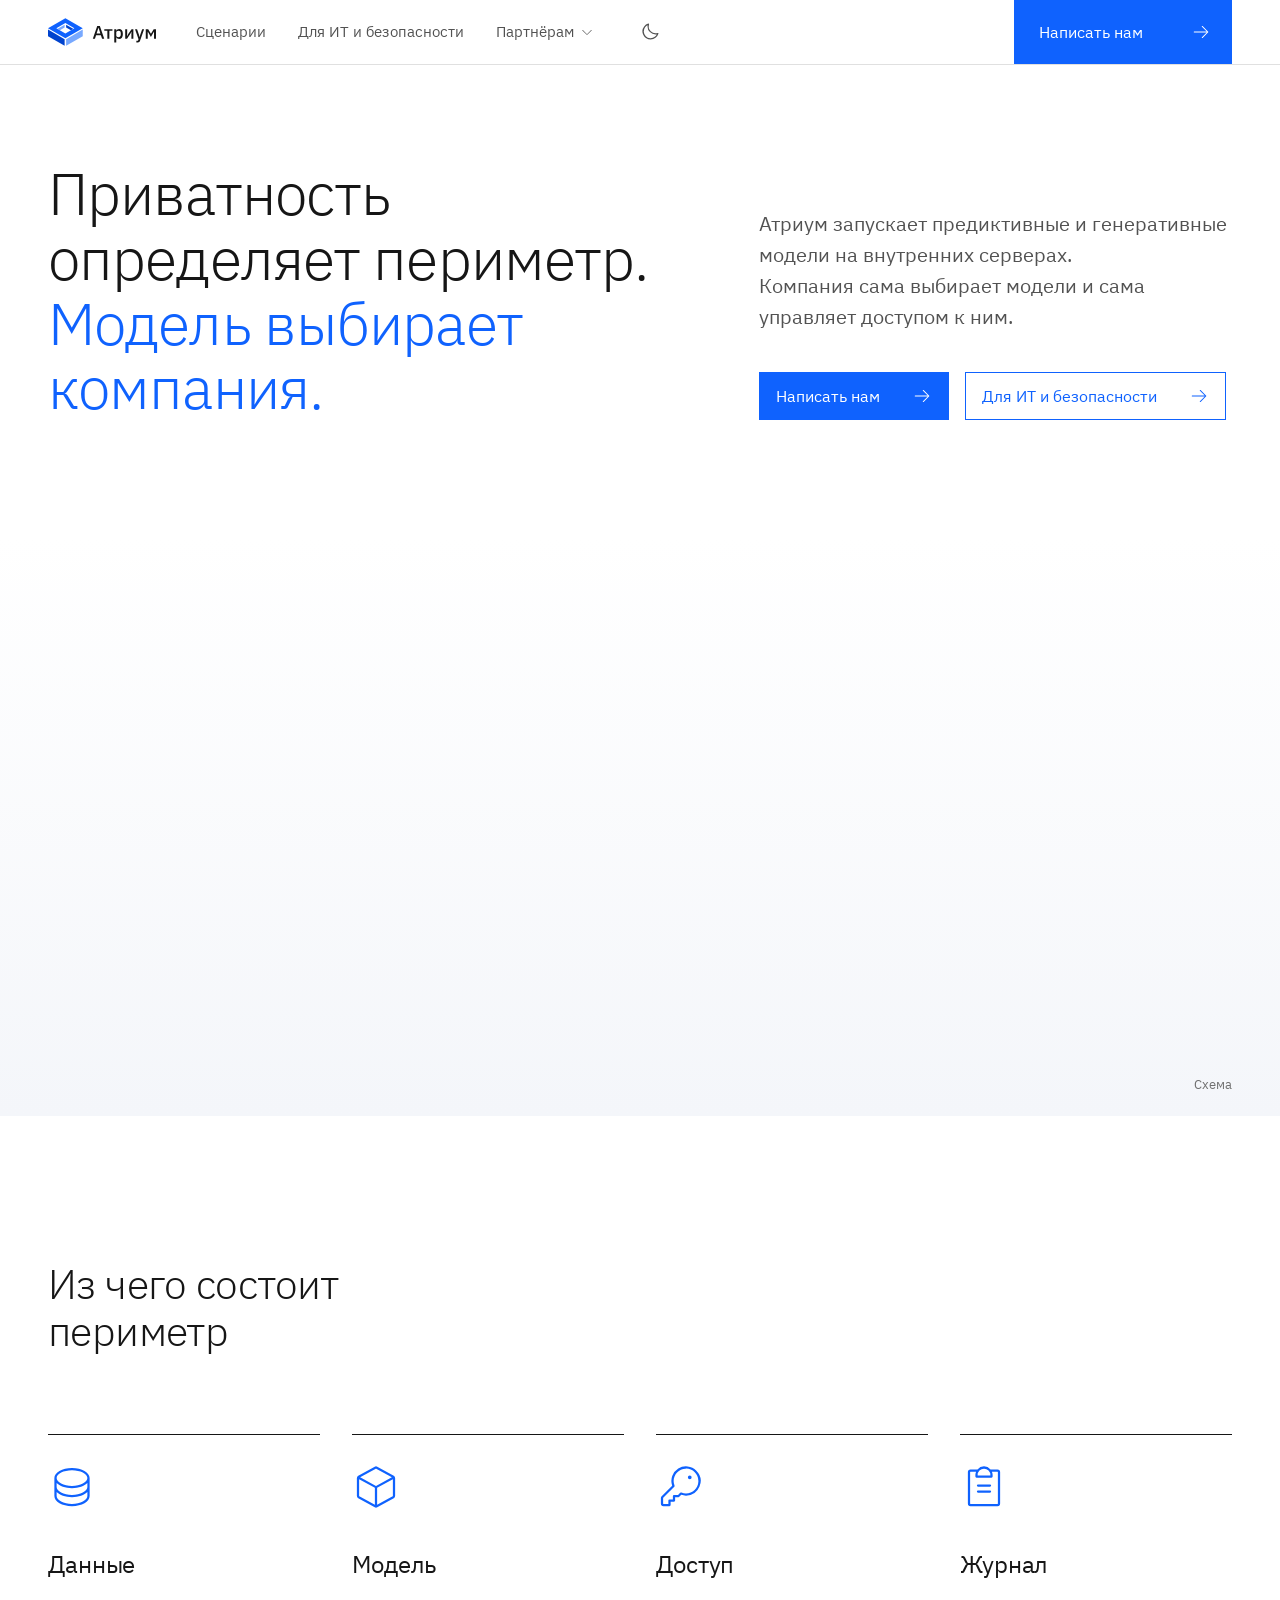
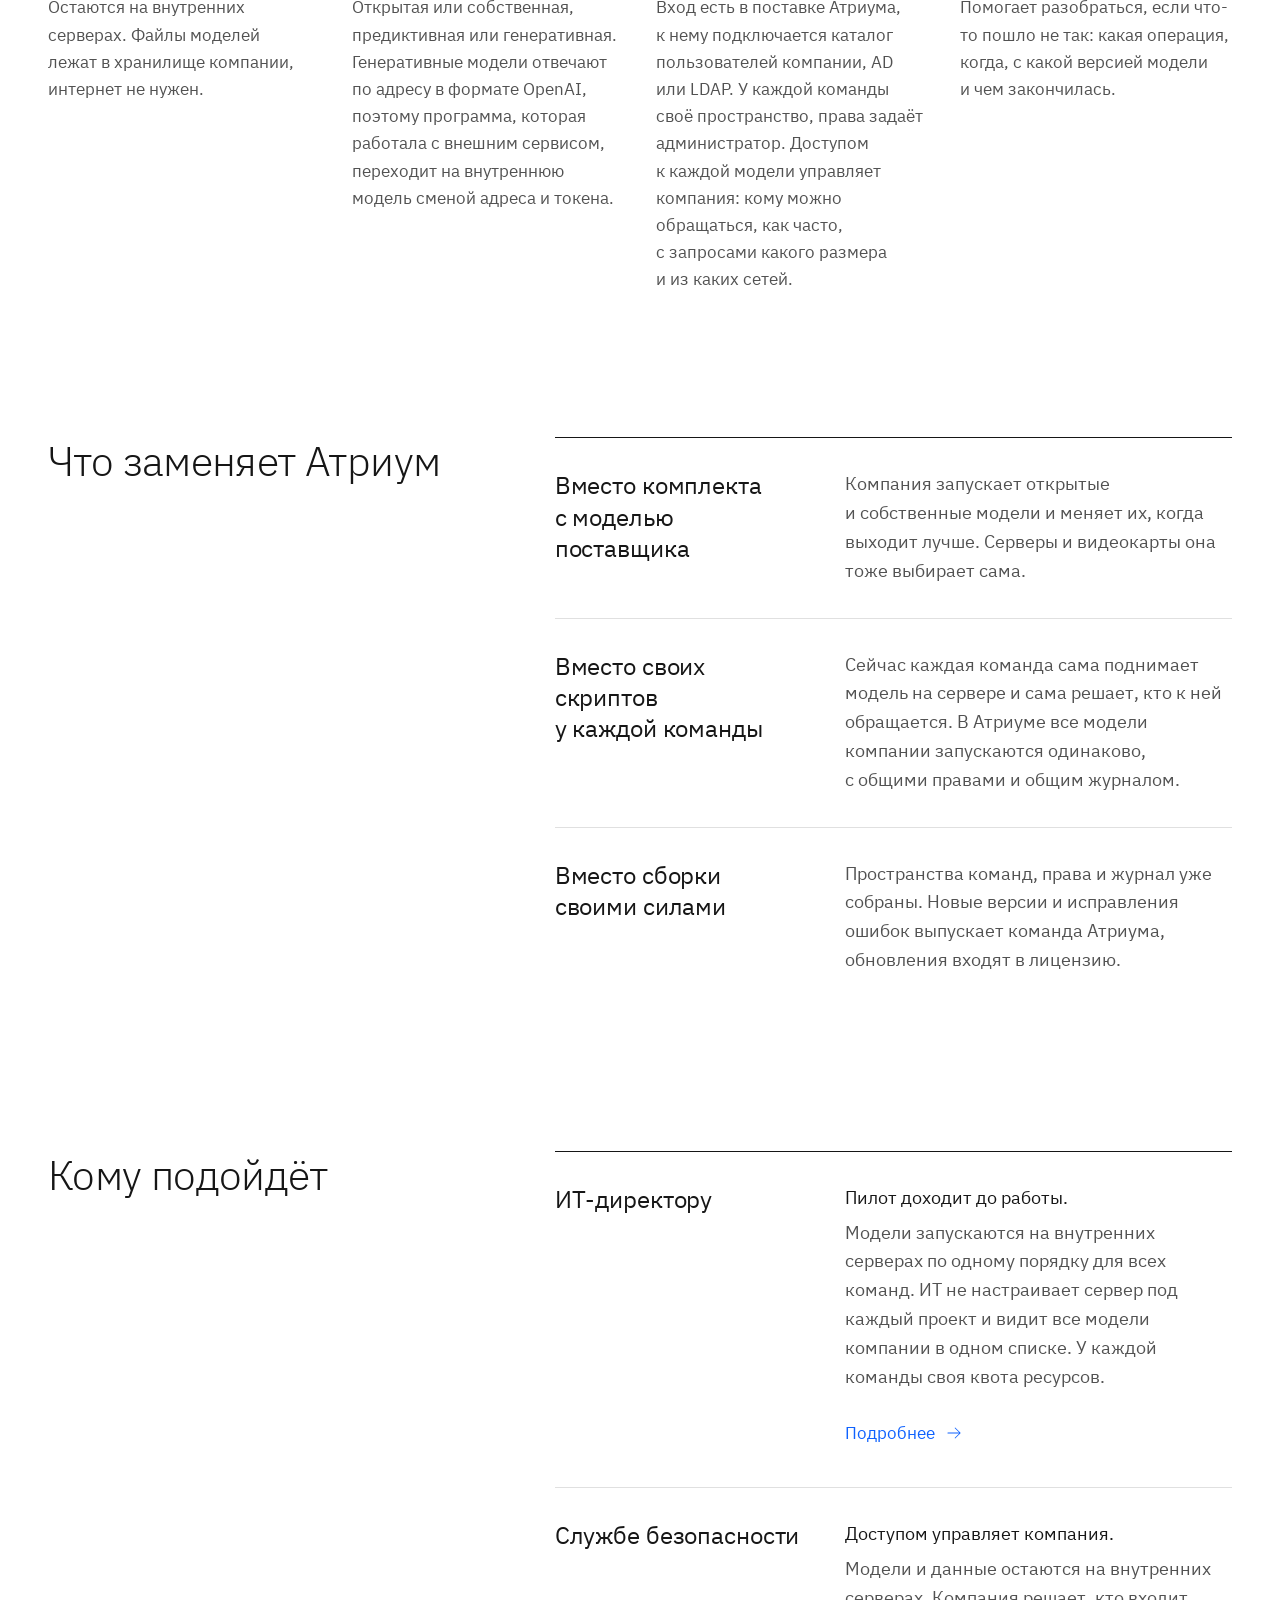
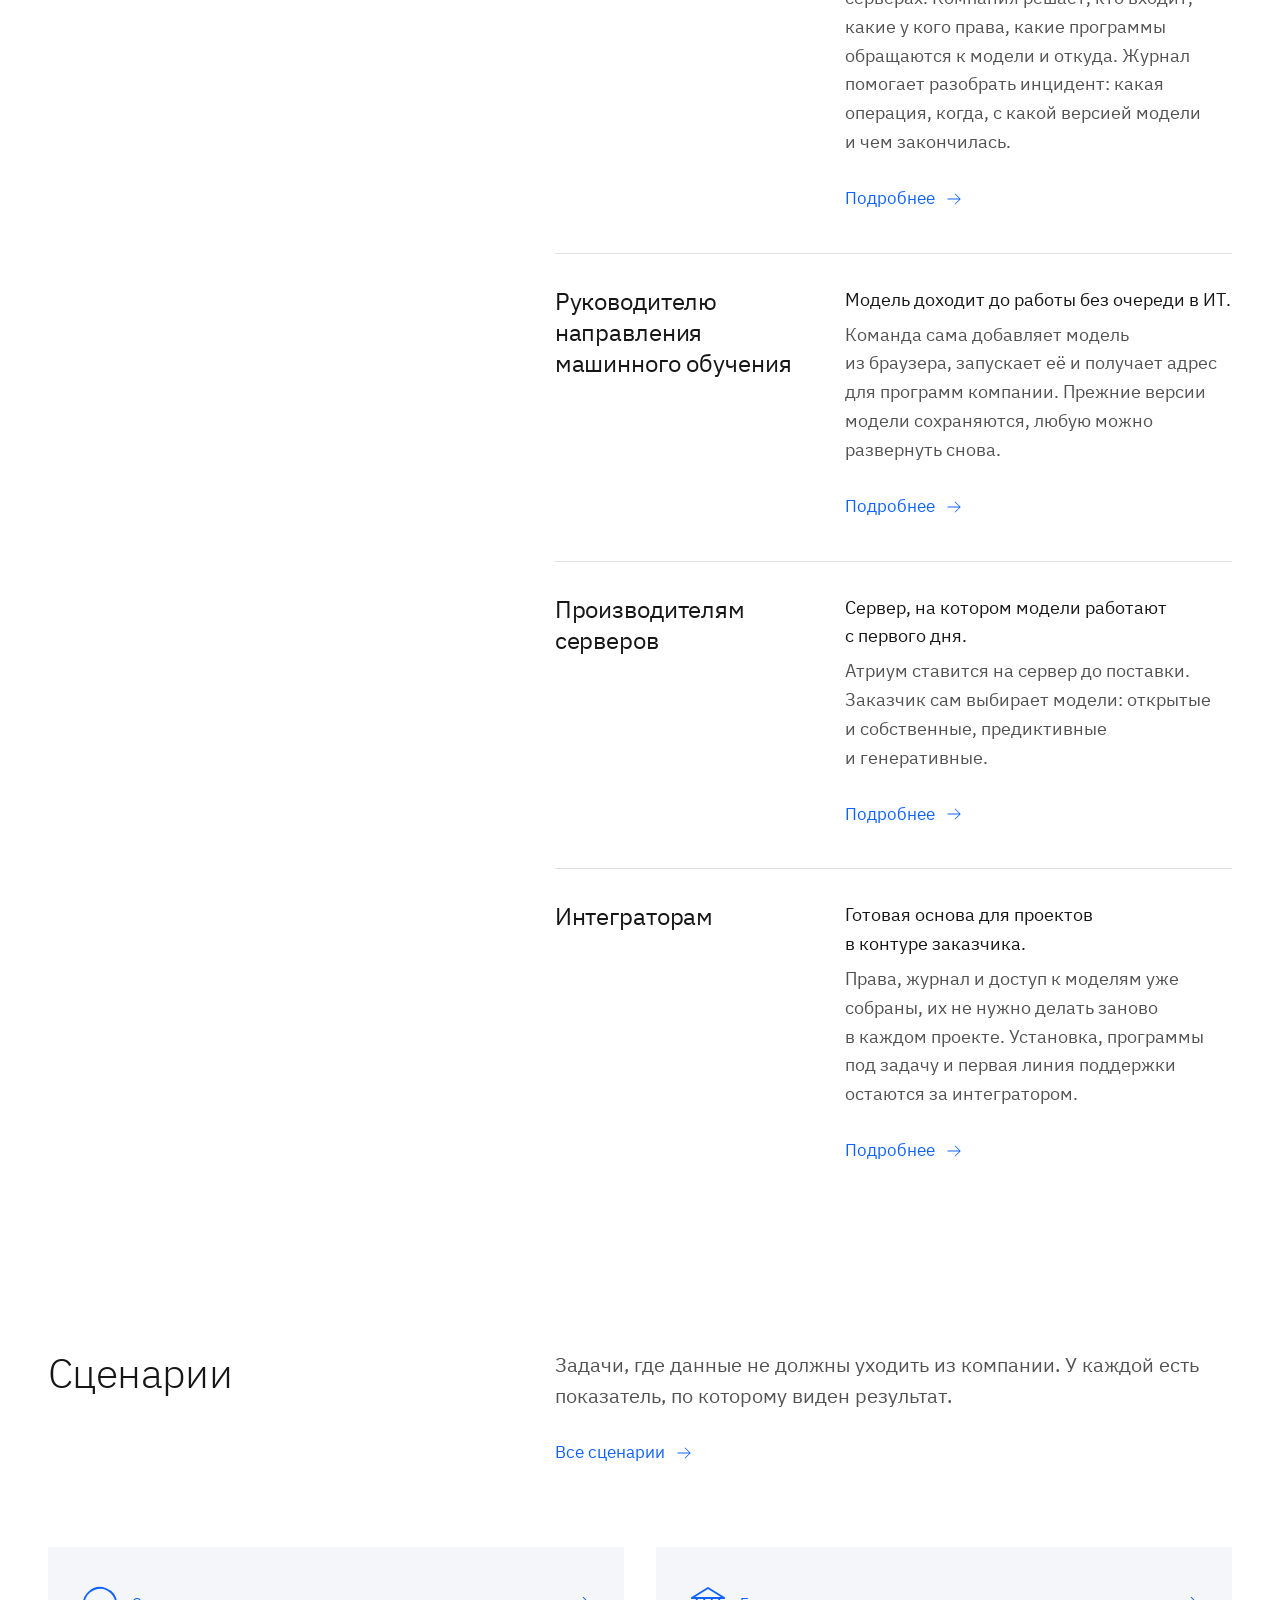
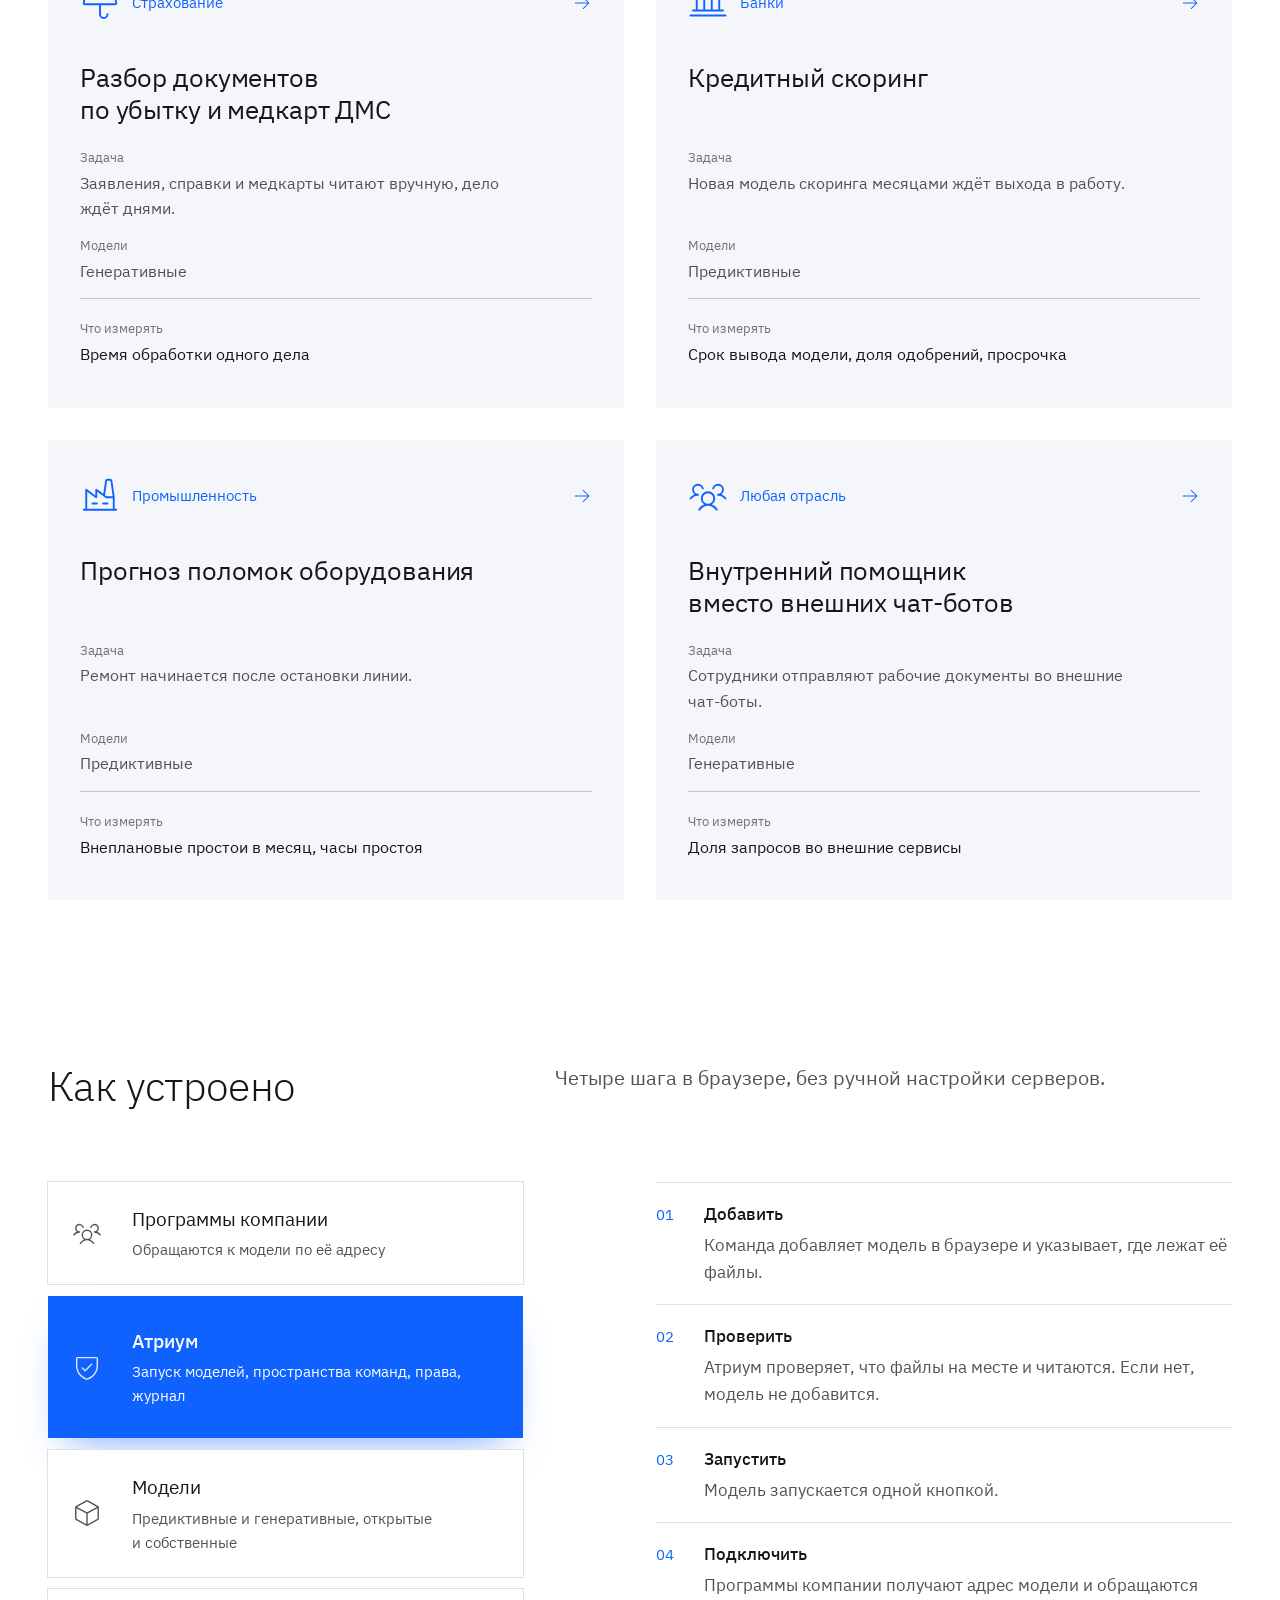
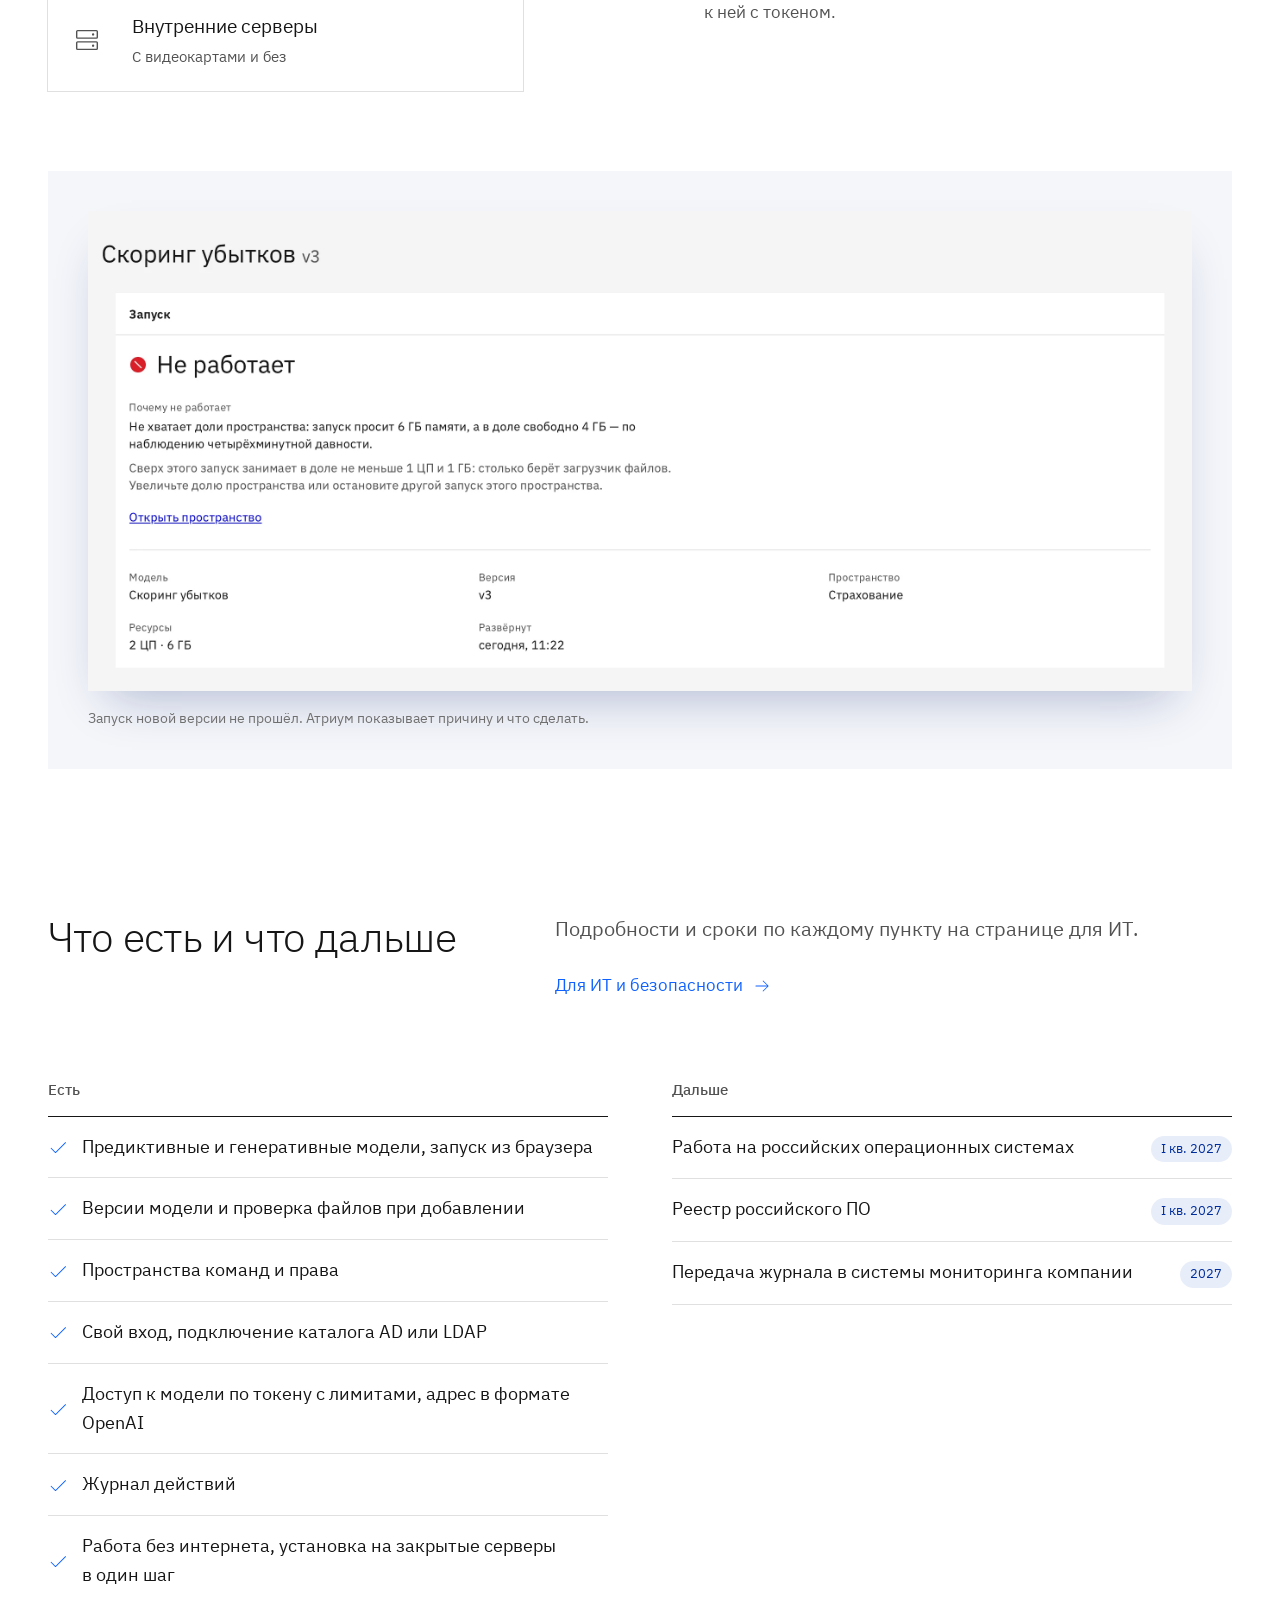
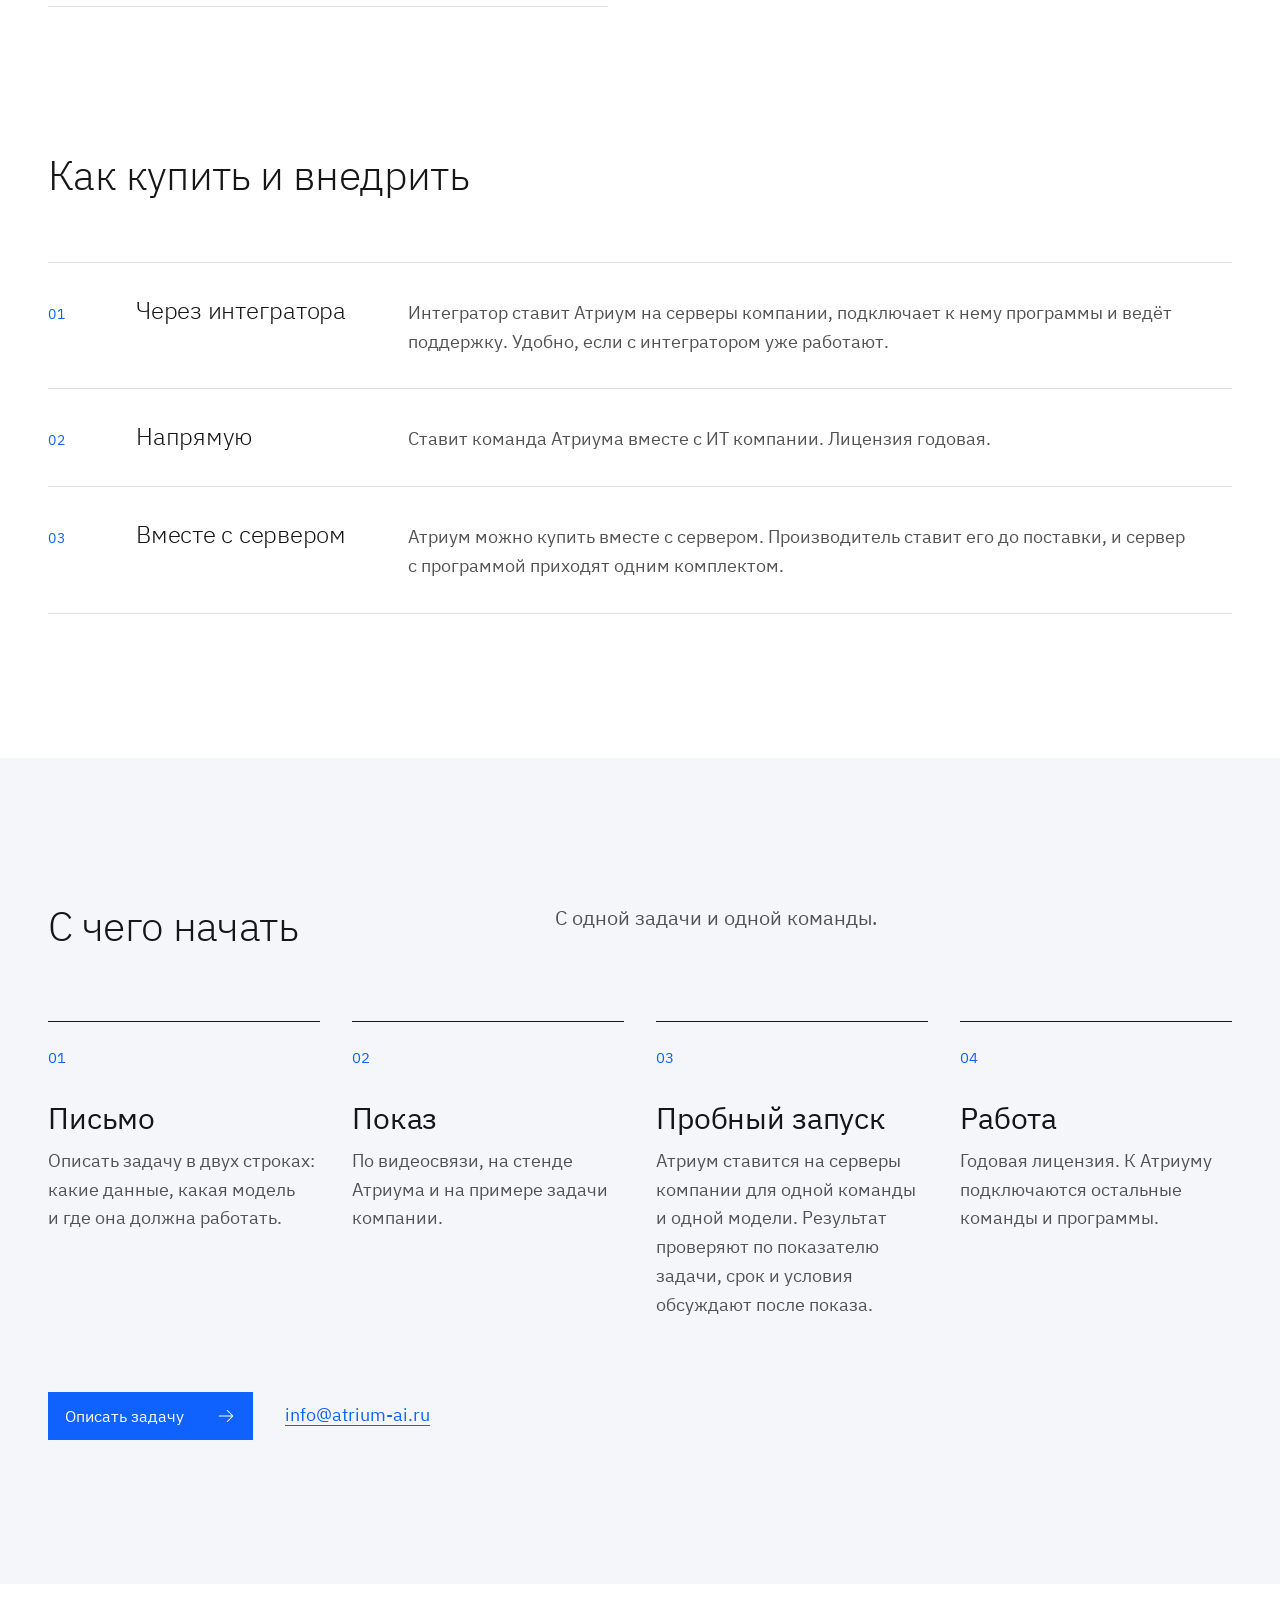
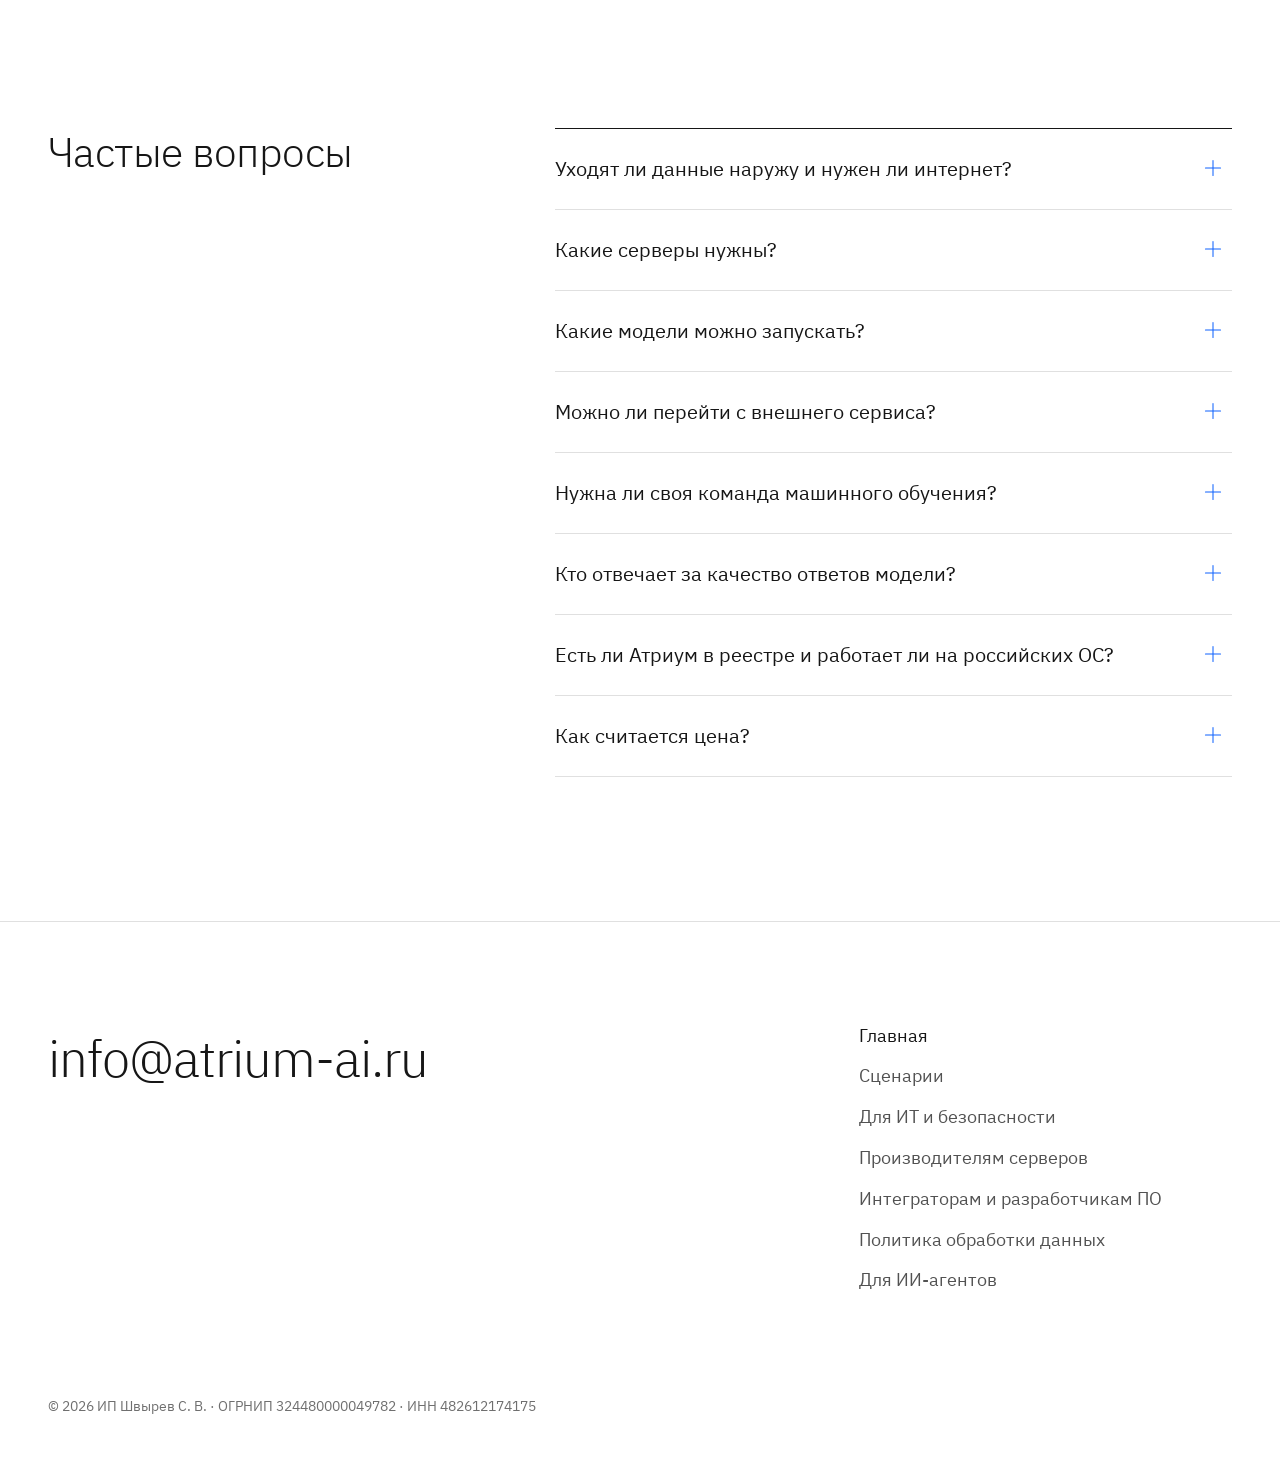
<file: index.html>
<!doctype html>
<html lang="ru">
<head>
<meta charset="utf-8">
<meta name="viewport" content="width=device-width, initial-scale=1">
<title>Атриум: приватность определяет периметр</title>
<meta name="description" content="Атриум запускает предиктивные и генеративные модели на внутренних серверах. Компания сама выбирает модели и сама управляет доступом к ним.">
<meta property="og:type" content="website"><meta property="og:locale" content="ru_RU"><meta property="og:site_name" content="Атриум">
<meta property="og:title" content="Атриум: приватность определяет периметр"><meta property="og:description" content="Атриум запускает предиктивные и генеративные модели на внутренних серверах. Компания сама выбирает модели и сама управляет доступом к ним."><meta property="og:url" content="https://atrium-ai.ru/">
<meta property="og:image" content="https://atrium-ai.ru/og.png"><meta property="og:image:width" content="1200"><meta property="og:image:height" content="630"><meta property="og:image:alt" content="Атриум: модели на внутренних серверах компании">
<meta name="twitter:card" content="summary_large_image">
<link rel="canonical" href="https://atrium-ai.ru/">
<script type="application/ld+json">
{
  "@context": "https://schema.org",
  "@type": "Organization",
  "@id": "https://atrium-ai.ru/#organization",
  "name": "Атриум",
  "alternateName": "Atrium AI Platform",
  "url": "https://atrium-ai.ru/",
  "logo": "https://atrium-ai.ru/logo.svg",
  "description": "Атриум — программа для запуска предиктивных и генеративных моделей на внутренних серверах компании. Компания сама выбирает модели и сама управляет доступом к ним. Работает без интернета.",
  "disambiguatingDescription": "Российская программа для запуска моделей в контуре компании. Не связана с Atrium.ai, atrium.me, atrium.st и другими одноимёнными продуктами.",
  "email": "info@atrium-ai.ru",
  "contactPoint": {
    "@type": "ContactPoint",
    "contactType": "sales",
    "email": "info@atrium-ai.ru",
    "availableLanguage": ["ru"]
  },
  "address": {
    "@type": "PostalAddress",
    "addressCountry": "RU"
  },
  "areaServed": {
    "@type": "Country",
    "name": "Россия"
  },
  "knowsAbout": [
    "запуск моделей на внутренних серверах",
    "предиктивные модели",
    "генеративные модели",
    "модели в закрытом контуре",
    "доступ к моделям и журнал действий"
  ],
  "makesOffer": {
    "@type": "Offer",
    "itemOffered": {
      "@type": "SoftwareApplication",
      "name": "Атриум",
      "applicationCategory": "BusinessApplication",
      "operatingSystem": "Linux",
      "description": "Запуск предиктивных и генеративных моделей на внутренних серверах компании: пространства команд, права, квоты, журнал. Генеративные модели отвечают по адресу в формате OpenAI.",
      "featureList": [
        "Запуск предиктивных и генеративных моделей из браузера",
        "Открытые и собственные модели: scikit-learn, XGBoost, LightGBM, ONNX, PyTorch, TensorFlow",
        "Версии модели и проверка файлов при добавлении",
        "Пространства команд и права",
        "Свой вход, подключение каталога AD или LDAP",
        "Доступ к модели по токену с лимитами, адрес в формате OpenAI",
        "Журнал действий",
        "Работа без интернета, установка на закрытые серверы в один шаг"
      ]
    },
    "priceSpecification": {
      "@type": "PriceSpecification",
      "description": "Годовая лицензия. Цена зависит от числа пользователей и видеокарт; расчёт — после показа."
    }
  }
}
</script>
<script type="application/ld+json">
{
  "@context": "https://schema.org",
  "@type": "WebSite",
  "@id": "https://atrium-ai.ru/#website",
  "url": "https://atrium-ai.ru/",
  "name": "Атриум",
  "inLanguage": "ru",
  "publisher": { "@id": "https://atrium-ai.ru/#organization" }
}
</script>
<script type="application/ld+json">
{
  "@context": "https://schema.org",
  "@type": "FAQPage",
  "@id": "https://atrium-ai.ru/#faq",
  "mainEntity": [
    {
      "@type": "Question",
      "name": "Уходят ли данные наружу и нужен ли интернет?",
      "acceptedAnswer": {
        "@type": "Answer",
        "text": "Нет. Атриум и модели работают на внутренних серверах без выхода в интернет, данные и запросы остаются в компании. На закрытые серверы Атриум ставится в один шаг."
      }
    },
    {
      "@type": "Question",
      "name": "Какие серверы нужны?",
      "acceptedAnswer": {
        "@type": "Answer",
        "text": "Для пробного запуска ориентир такой: три машины по 8 ядер и 32 ГБ памяти. Генеративным моделям нужны видеокарты. Всё остальное для работы ставится вместе с Атриумом."
      }
    },
    {
      "@type": "Question",
      "name": "Какие модели можно запускать?",
      "acceptedAnswer": {
        "@type": "Answer",
        "text": "Предиктивные и генеративные, открытые и собственные. Форматы: scikit-learn, XGBoost, LightGBM, ONNX, PyTorch и TensorFlow."
      }
    },
    {
      "@type": "Question",
      "name": "Можно ли перейти с внешнего сервиса?",
      "acceptedAnswer": {
        "@type": "Answer",
        "text": "Да. Генеративные модели в Атриуме отвечают по адресу в формате OpenAI, программа переходит на внутреннюю модель сменой адреса и токена. Подсказки для модели иногда приходится подправить под новую модель."
      }
    },
    {
      "@type": "Question",
      "name": "Нужна ли своя команда машинного обучения?",
      "acceptedAnswer": {
        "@type": "Answer",
        "text": "Для готовых открытых моделей не нужна: модель запускается из браузера, а программы компании к ней подключает ИТ или интегратор. Собственные модели готовит команда компании или подрядчик."
      }
    },
    {
      "@type": "Question",
      "name": "Кто отвечает за качество ответов модели?",
      "acceptedAnswer": {
        "@type": "Answer",
        "text": "Качество зависит от самой модели, и проверяют его на задаче компании. Атриум ответы не оценивает, но хранит версии: если новая отвечает хуже, можно вернуться к прежней."
      }
    },
    {
      "@type": "Question",
      "name": "Есть ли Атриум в реестре и работает ли на российских ОС?",
      "acceptedAnswer": {
        "@type": "Answer",
        "text": "Пока нет. Включение в реестр российского ПО и работа на российских ОС запланированы на I квартал 2027 года."
      }
    },
    {
      "@type": "Question",
      "name": "Как считается цена?",
      "acceptedAnswer": {
        "@type": "Answer",
        "text": "Атриум продаётся по годовой лицензии. Цена зависит от числа пользователей и видеокарт, а начать можно с пробного запуска на задаче компании. Обновления и поддержка по почте входят в лицензию."
      }
    }
  ]
}
</script>
<link rel="icon" href="brand/favicon.ico" sizes="48x48">
<link rel="icon" href="brand/favicon.svg" type="image/svg+xml">
<link rel="apple-touch-icon" href="brand/apple-touch-icon.png">
<link rel="manifest" href="site.webmanifest">
<meta name="theme-color" content="#ffffff">
<script>
/* выбор темы применяем до первой отрисовки: иначе у тех, кто выбрал тёмную,
   страница успевает мигнуть светлой */
try {
  var t = localStorage.getItem('atrium-theme');
  if (t === 'dark' || t === 'light') document.documentElement.dataset.scheme = t;
} catch (e) {}
</script>
<link rel="preload" href="fonts/plex-cyrillic-300.woff2" as="font" type="font/woff2" crossorigin>
<link rel="stylesheet" href="site.css">
</head>
<body>
<a class="skip" href="#main">Перейти к содержимому</a>
<header class="top">
  <div class="w">
    <a class="brand" href="./"><img class="logo-l" src="brand/atrium-horizontal-ru.svg" width="108" height="28" alt="Атриум"><img class="logo-d" src="brand/atrium-horizontal-ru-dark.svg" width="108" height="28" alt="" aria-hidden="true"></a>
    <nav class="nav" aria-label="Основное меню">
      <a href="scenarios.html">Сценарии</a><a href="it.html">Для ИТ и безопасности</a>
      <details class="drop"><summary>Партнёрам</summary><div><a href="partners-servers.html">Производителям серверов</a><a href="partners-integrators.html">Интеграторам и разработчикам ПО</a></div></details>
      <details class="burger"><summary>Меню</summary><div><a href="scenarios.html">Сценарии</a><a href="it.html">Для ИТ и безопасности</a><a href="partners-servers.html">Производителям серверов</a><a href="partners-integrators.html">Интеграторам и разработчикам ПО</a></div></details>
      <button class="theme" type="button" aria-pressed="false" aria-label="Включить тёмную тему">
        <i class="ic i-moon" aria-hidden="true"></i><i class="ic i-sun" aria-hidden="true"></i>
      </button>
      <a class="btn primary" href="mailto:info@atrium-ai.ru?subject=%D0%90%D1%82%D1%80%D0%B8%D1%83%D0%BC%3A%20%D0%B7%D0%B0%D0%B4%D0%B0%D1%87%D0%B0">Написать нам</a>
    </nav>
  </div>
</header>
<main id="main">
<div class="hero">
  <div class="w copy">
    <h1>Приватность определяет периметр. <span class="a">Модель выбирает компания.</span></h1>
    <div>
      <p class="sub">Атриум запускает предиктивные и генеративные модели на внутренних серверах.<br>Компания сама выбирает модели и сама управляет доступом к ним.</p>
      <div class="ctas"><a class="btn primary" href="mailto:info@atrium-ai.ru?subject=%D0%90%D1%82%D1%80%D0%B8%D1%83%D0%BC%3A%20%D0%B7%D0%B0%D0%B4%D0%B0%D1%87%D0%B0">Написать нам</a><a class="btn" href="it.html">Для ИТ и безопасности</a></div>
    </div>
  </div>
  <div class="w">
  <div class="scene" data-view="all" role="img" aria-label="Схема: внутри периметра компании стоят серверы, Атриум, журнал, модели и рабочие места команд; связь с интернетом оборвана">
    <canvas></canvas><span class="still"><picture class="still-l"><source media="(max-width:560px)" srcset="assets/scene/index-m.webp"><source media="(max-width:1100px)" srcset="assets/scene/index-t.webp"><img src="assets/scene/index.webp" alt="" loading="lazy"></picture><picture class="still-d"><source media="(max-width:560px)" srcset="assets/scene/index-dark-m.webp"><source media="(max-width:1100px)" srcset="assets/scene/index-dark-t.webp"><img src="assets/scene/index-dark.webp" alt="" loading="lazy"></picture></span>
    <div class="pin l" data-a="data"><i class="dot"></i><i class="stem"></i><div class="tag"><i class="ic i-data"></i><div><b>Данные</b><span>на внутренних серверах</span></div></div></div>
    <div class="pin l d" data-a="access"><i class="dot"></i><i class="stem"></i><div class="tag"><i class="ic i-key"></i><div><b>Доступ</b><span>права и токены</span></div></div></div>
    <div class="pin" data-a="model"><i class="dot"></i><i class="stem"></i><div class="tag"><i class="ic i-model"></i><div><b>Модель</b><span>открытая или своя</span></div></div></div>
    <div class="pin d" data-a="trace"><i class="dot"></i><i class="stem"></i><div class="tag"><i class="ic i-log"></i><div><b>Журнал</b><span>что, когда и чем закончилось</span></div></div></div>
    <div class="pin out l" data-a="net"><i class="dot"></i><i class="stem"></i><div class="tag"><div><b>Интернет</b><span>не нужен</span></div></div></div>
    <p class="cap">Схема</p>
  </div>
  </div>
</div>

<section id="perimeter" class="w" aria-labelledby="h-perimeter">
  <div class="grid">
    <div class="sec-head"><h2 id="h-perimeter">Из чего состоит периметр</h2></div>
    <div class="parts">
      <div class="part"><i class="ic i-data"></i><h3>Данные</h3><p>Остаются на внутренних серверах. Файлы моделей лежат в хранилище компании, интернет не нужен.</p></div>
      <div class="part"><i class="ic i-model"></i><h3>Модель</h3><p>Открытая или собственная, предиктивная или генеративная. Генеративные модели отвечают по адресу в формате OpenAI, поэтому программа, которая работала с внешним сервисом, переходит на внутреннюю модель сменой адреса и токена.</p></div>
      <div class="part"><i class="ic i-key"></i><h3>Доступ</h3><p>Вход есть в поставке Атриума, к нему подключается каталог пользователей компании, AD или LDAP. У каждой команды своё пространство, права задаёт администратор. Доступом к каждой модели управляет компания: кому можно обращаться, как часто, с запросами какого размера и из каких сетей.</p></div>
      <div class="part"><i class="ic i-log"></i><h3>Журнал</h3><p>Помогает разобраться, если что-то пошло не так: какая операция, когда, с какой версией модели и чем закончилась.</p></div>
    </div>
  </div>
</section>

<section id="instead" class="w" aria-labelledby="h-instead">
  <div class="grid">
    <div class="sec-head"><h2 id="h-instead">Что заменяет Атриум</h2></div>
    <div class="sec-body roles">
      <div class="role"><h3>Вместо комплекта с моделью поставщика</h3><p>Компания запускает открытые и собственные модели и меняет их, когда выходит лучше. Серверы и видеокарты она тоже выбирает сама.</p></div>
      <div class="role"><h3>Вместо своих скриптов у каждой команды</h3><p>Сейчас каждая команда сама поднимает модель на сервере и сама решает, кто к ней обращается. В Атриуме все модели компании запускаются одинаково, с общими правами и общим журналом.</p></div>
      <div class="role"><h3>Вместо сборки своими силами</h3><p>Пространства команд, права и журнал уже собраны. Новые версии и исправления ошибок выпускает команда Атриума, обновления входят в лицензию.</p></div>
    </div>
  </div>
</section>

<section id="roles" class="w" aria-labelledby="h-roles">
  <div class="grid">
    <div class="sec-head"><h2 id="h-roles">Кому подойдёт</h2></div>
    <div class="sec-body roles">
      <div class="role"><h3>ИТ-директору</h3><div><p><b>Пилот доходит до работы.</b> Модели запускаются на внутренних серверах по одному порядку для всех команд. ИТ не настраивает сервер под каждый проект и видит все модели компании в одном списке. У каждой команды своя квота ресурсов.</p><a class="more" href="it.html#tech">Подробнее</a></div></div>
      <div class="role"><h3>Службе безопасности</h3><div><p><b>Доступом управляет компания.</b> Модели и данные остаются на внутренних серверах. Компания решает, кто входит, какие у кого права, какие программы обращаются к модели и откуда. Журнал помогает разобрать инцидент: какая операция, когда, с какой версией модели и чем закончилась.</p><a class="more" href="it.html#security">Подробнее</a></div></div>
      <div class="role"><h3>Руководителю направления машинного обучения</h3><div><p><b>Модель доходит до работы без очереди в ИТ.</b> Команда сама добавляет модель из браузера, запускает её и получает адрес для программ компании. Прежние версии модели сохраняются, любую можно развернуть снова.</p><a class="more" href="it.html#how">Подробнее</a></div></div>
      <div class="role"><h3>Производителям серверов</h3><div><p><b>Сервер, на котором модели работают с первого дня.</b> Атриум ставится на сервер до поставки. Заказчик сам выбирает модели: открытые и собственные, предиктивные и генеративные.</p><a class="more" href="partners-servers.html">Подробнее</a></div></div>
      <div class="role"><h3>Интеграторам</h3><div><p><b>Готовая основа для проектов в контуре заказчика.</b> Права, журнал и доступ к моделям уже собраны, их не нужно делать заново в каждом проекте. Установка, программы под задачу и первая линия поддержки остаются за интегратором.</p><a class="more" href="partners-integrators.html">Подробнее</a></div></div>
    </div>
  </div>
</section>

<section id="scenarios" class="w" aria-labelledby="h-scen">
  <div class="grid">
    <div class="sec-head"><h2 id="h-scen">Сценарии</h2></div>
    <div class="sec-body"><p class="lead">Задачи, где данные не должны уходить из компании. У каждой есть показатель, по которому виден результат.</p><a class="more" href="scenarios.html">Все сценарии</a></div>
    <div class="matrix">
      <div class="labels" aria-hidden="true"><span></span><span>Сценарий</span><span>Задача</span><span>Модели</span><span>Что измерять</span></div>
      <article><p class="ind"><i class="ic i-umbrella"></i>Страхование</p><h3><a href="scenarios.html#insurance">Разбор документов по убытку и медкарт ДМС</a></h3><p data-l="Задача">Заявления, справки и медкарты читают вручную, дело ждёт днями.</p><p data-l="Модели">Генеративные</p><p class="m" data-l="Что измерять">Время обработки одного дела</p></article>
      <article><p class="ind"><i class="ic i-bank"></i>Банки</p><h3><a href="scenarios.html#banks">Кредитный скоринг</a></h3><p data-l="Задача">Новая модель скоринга месяцами ждёт выхода в работу.</p><p data-l="Модели">Предиктивные</p><p class="m" data-l="Что измерять">Срок вывода модели, доля одобрений, просрочка</p></article>
      <article><p class="ind"><i class="ic i-factory"></i>Промышленность</p><h3><a href="scenarios.html#industry">Прогноз поломок оборудования</a></h3><p data-l="Задача">Ремонт начинается после остановки линии.</p><p data-l="Модели">Предиктивные</p><p class="m" data-l="Что измерять">Внеплановые простои в месяц, часы простоя</p></article>
      <article><p class="ind"><i class="ic i-team"></i>Любая отрасль</p><h3><a href="scenarios.html#any">Внутренний помощник вместо внешних чат-ботов</a></h3><p data-l="Задача">Сотрудники отправляют рабочие документы во внешние чат-боты.</p><p data-l="Модели">Генеративные</p><p class="m" data-l="Что измерять">Доля запросов во внешние сервисы</p></article>
    </div>
  </div>
</section>

<section id="how" class="w" aria-labelledby="h-how">
  <div class="grid">
    <div class="sec-head"><h2 id="h-how">Как устроено</h2></div>
    <div class="sec-body"><p class="lead">Четыре шага в браузере, без ручной настройки серверов.</p></div>
    <div class="layers" aria-label="Слои">
      <div class="layer"><i class="ic i-team"></i><b>Программы компании</b><span>Обращаются к модели по её адресу</span></div>
      <div class="layer atr"><i class="ic i-shield"></i><b>Атриум</b><span>Запуск моделей, пространства команд, права, журнал</span></div>
      <div class="layer"><i class="ic i-model"></i><b>Модели</b><span>Предиктивные и генеративные, открытые и собственные</span></div>
      <div class="layer"><i class="ic i-srv"></i><b>Внутренние серверы</b><span>С видеокартами и без</span></div>
    </div>
    <ol class="flow">
      <li><div><b>Добавить</b>Команда добавляет модель в браузере и указывает, где лежат её файлы.</div></li>
      <li><div><b>Проверить</b>Атриум проверяет, что файлы на месте и читаются. Если нет, модель не добавится.</div></li>
      <li><div><b>Запустить</b>Модель запускается одной кнопкой.</div></li>
      <li><div><b>Подключить</b>Программы компании получают адрес модели и обращаются к ней с токеном.</div></li>
    </ol>
    <figure class="how-shot">
      <a href="assets/run-card.webp">
        <img class="shot-l" src="assets/run-card.webp" width="2560" height="1112" loading="lazy" alt="Карточка запуска в Атриуме: новая версия модели не запустилась, видна причина и что сделать">
        <img class="shot-d" src="assets/run-card-dark.webp" width="2560" height="1112" loading="lazy" alt="" aria-hidden="true">
      </a>
      <figcaption>Запуск новой версии не прошёл. Атриум показывает причину и что сделать.</figcaption>
    </figure>
  </div>
</section>


<section id="status" class="w" aria-labelledby="h-status">
  <div class="grid">
    <div class="sec-head"><h2 id="h-status">Что есть и что дальше</h2></div>
    <div class="sec-body"><p class="lead">Подробности и сроки по каждому пункту на странице для ИТ.</p><a class="more" href="it.html">Для ИТ и безопасности</a></div>
    <div class="cols">
      <div class="yes">
        <h3>Есть</h3>
        <ul>
          <li>Предиктивные и генеративные модели, запуск из браузера</li>
          <li>Версии модели и проверка файлов при добавлении</li>
          <li>Пространства команд и права</li>
          <li>Свой вход, подключение каталога AD или LDAP</li>
          <li>Доступ к модели по токену с лимитами, адрес в формате OpenAI</li>
          <li>Журнал действий</li>
          <li>Работа без интернета, установка на закрытые серверы в один шаг</li>
        </ul>
      </div>
      <div>
        <h3>Дальше</h3>
        <ul>
          <li>Работа на российских операционных системах<span>I кв. 2027</span></li>
          <li>Реестр российского ПО<span>I кв. 2027</span></li>
          <li>Передача журнала в системы мониторинга компании<span>2027</span></li>
        </ul>
      </div>
    </div>
  </div>
</section>

<section id="buy" class="w" aria-labelledby="h-buy">
  <div class="grid">
    <div class="sec-head"><h2 id="h-buy">Как купить и внедрить</h2></div>
    <div class="rows">
      <div class="row">
        <span class="n">01</span>
        <h3>Через интегратора</h3>
        <p>Интегратор ставит Атриум на серверы компании, подключает к нему программы и ведёт поддержку. Удобно, если с интегратором уже работают.</p>
      </div>
      <div class="row">
        <span class="n">02</span>
        <h3>Напрямую</h3>
        <p>Ставит команда Атриума вместе с ИТ компании. Лицензия годовая.</p>
      </div>
      <div class="row">
        <span class="n">03</span>
        <h3>Вместе с сервером</h3>
        <p>Атриум можно купить вместе с сервером. Производитель ставит его до поставки, и сервер с программой приходят одним комплектом.</p>
      </div>
    </div>
  </div>
</section>

<section id="start" class="start" aria-labelledby="h-start">
  <div class="w"><div class="grid">
    <div class="sec-head"><h2 id="h-start">С чего начать</h2></div>
    <div class="sec-body"><p class="lead">С одной задачи и одной команды.</p></div>
    <ol class="ladder four">
      <li><h3>Письмо</h3><p>Описать задачу в двух строках: какие данные, какая модель и где она должна работать.</p></li>
      <li><h3>Показ</h3><p>По видеосвязи, на стенде Атриума и на примере задачи компании.</p></li>
      <li><h3>Пробный запуск</h3><p>Атриум ставится на серверы компании для одной команды и одной модели. Результат проверяют по показателю задачи, срок и условия обсуждают после показа.</p></li>
      <li><h3>Работа</h3><p>Годовая лицензия. К Атриуму подключаются остальные команды и программы.</p></li>
    </ol>
    <div class="cta-row"><a class="btn primary" href="mailto:info@atrium-ai.ru?subject=%D0%90%D1%82%D1%80%D0%B8%D1%83%D0%BC%3A%20%D0%B7%D0%B0%D0%B4%D0%B0%D1%87%D0%B0&amp;body=%D0%97%D0%B0%D0%B4%D0%B0%D1%87%D0%B0%3A%0D%0A%D0%9A%D0%B0%D0%BA%D0%B8%D0%B5%20%D0%B4%D0%B0%D0%BD%D0%BD%D1%8B%D0%B5%3A%0D%0A%D0%9A%D0%B0%D0%BA%D0%B0%D1%8F%20%D0%BC%D0%BE%D0%B4%D0%B5%D0%BB%D1%8C%20%28%D0%BF%D1%80%D0%B5%D0%B4%D0%B8%D0%BA%D1%82%D0%B8%D0%B2%D0%BD%D0%B0%D1%8F%20%D0%B8%D0%BB%D0%B8%20%D0%B3%D0%B5%D0%BD%D0%B5%D1%80%D0%B0%D1%82%D0%B8%D0%B2%D0%BD%D0%B0%D1%8F%2C%20%D0%BE%D1%82%D0%BA%D1%80%D1%8B%D1%82%D0%B0%D1%8F%20%D0%B8%D0%BB%D0%B8%20%D1%81%D0%B2%D0%BE%D1%8F%29%3A%0D%0A%D0%93%D0%B4%D0%B5%20%D0%B4%D0%BE%D0%BB%D0%B6%D0%BD%D0%B0%20%D1%80%D0%B0%D0%B1%D0%BE%D1%82%D0%B0%D1%82%D1%8C%3A%0D%0A%D0%9A%D0%BE%D0%BC%D0%BF%D0%B0%D0%BD%D0%B8%D1%8F%20%D0%B8%20%D1%80%D0%BE%D0%BB%D1%8C%3A%0D%0A">Описать задачу</a><a class="mail" href="mailto:info@atrium-ai.ru?subject=%D0%90%D1%82%D1%80%D0%B8%D1%83%D0%BC%3A%20%D0%B7%D0%B0%D0%B4%D0%B0%D1%87%D0%B0">info@atrium-ai.ru</a></div>
  </div></div>
</section>

<section id="faq" class="w" aria-labelledby="h-faq">
  <div class="grid">
    <div class="sec-head"><h2 id="h-faq">Частые вопросы</h2></div>
    <div class="sec-body faq">
      <details><summary>Уходят ли данные наружу и нужен ли интернет?</summary><p>Нет. Атриум и модели работают на внутренних серверах без выхода в интернет, данные и запросы остаются в компании. На закрытые серверы Атриум ставится в один шаг.</p></details>
      <details><summary>Какие серверы нужны?</summary><p>Для пробного запуска ориентир такой: три машины по 8 ядер и 32 ГБ памяти. Генеративным моделям нужны видеокарты. Всё остальное для работы ставится вместе с Атриумом.</p></details>
      <details><summary>Какие модели можно запускать?</summary><p>Предиктивные и генеративные, открытые и собственные. Форматы: scikit-learn, XGBoost, LightGBM, ONNX, PyTorch и TensorFlow.</p></details>
      <details><summary>Можно ли перейти с внешнего сервиса?</summary><p>Да. Генеративные модели в Атриуме отвечают по адресу в формате OpenAI, программа переходит на внутреннюю модель сменой адреса и токена. Подсказки для модели иногда приходится подправить под новую модель.</p></details>
      <details><summary>Нужна ли своя команда машинного обучения?</summary><p>Для готовых открытых моделей не нужна: модель запускается из браузера, а программы компании к ней подключает ИТ или интегратор. Собственные модели готовит команда компании или подрядчик.</p></details>
      <details><summary>Кто отвечает за качество ответов модели?</summary><p>Качество зависит от самой модели, и проверяют его на задаче компании. Атриум ответы не оценивает, но хранит версии: если новая отвечает хуже, можно вернуться к прежней.</p></details>
      <details><summary>Есть ли Атриум в реестре и работает ли на российских ОС?</summary><p>Пока нет. Включение в реестр российского ПО и работа на российских ОС запланированы на I квартал 2027 года.</p></details>
      <details><summary>Как считается цена?</summary><p>Атриум продаётся по годовой лицензии. Цена зависит от числа пользователей и видеокарт, а начать можно с пробного запуска на задаче компании. Обновления и поддержка по почте входят в лицензию.</p></details>
    </div>
  </div>
</section>
</main>
<footer>
  <div class="w"><div class="grid">
    <a class="mailbig" href="mailto:info@atrium-ai.ru?subject=%D0%90%D1%82%D1%80%D0%B8%D1%83%D0%BC%3A%20%D0%B7%D0%B0%D0%B4%D0%B0%D1%87%D0%B0">info@atrium-ai.ru</a>
    <nav aria-label="Разделы сайта"><a href="./" aria-current="page">Главная</a><a href="scenarios.html">Сценарии</a><a href="it.html">Для ИТ и безопасности</a><a href="partners-servers.html">Производителям серверов</a><a href="partners-integrators.html">Интеграторам и разработчикам ПО</a><a href="policy.html">Политика обработки данных</a><a href="llms.txt">Для ИИ-агентов</a></nav>
    <p class="copy">© 2026 ИП Швырев С. В. · ОГРНИП 324480000049782 · ИНН 482612174175</p>
  </div></div>
</footer>
<p class="toast" role="status" aria-live="polite"></p>
<script src="site.js" defer></script>
<script type="module" src="scene.js"></script>
<script>setTimeout(function(){var s=document.querySelector('.scene');if(!s.classList.contains('ready'))s.classList.add('still-on')},4000)</script>
<noscript><style>.scene{opacity:1}.scene .still{display:block;position:absolute;inset:-140px 0 0}.scene .still-l{display:block}.scene .still img{width:100%;height:100%;object-fit:contain}.scene .pin{display:none}</style></noscript>
</body>
</html>
</file>
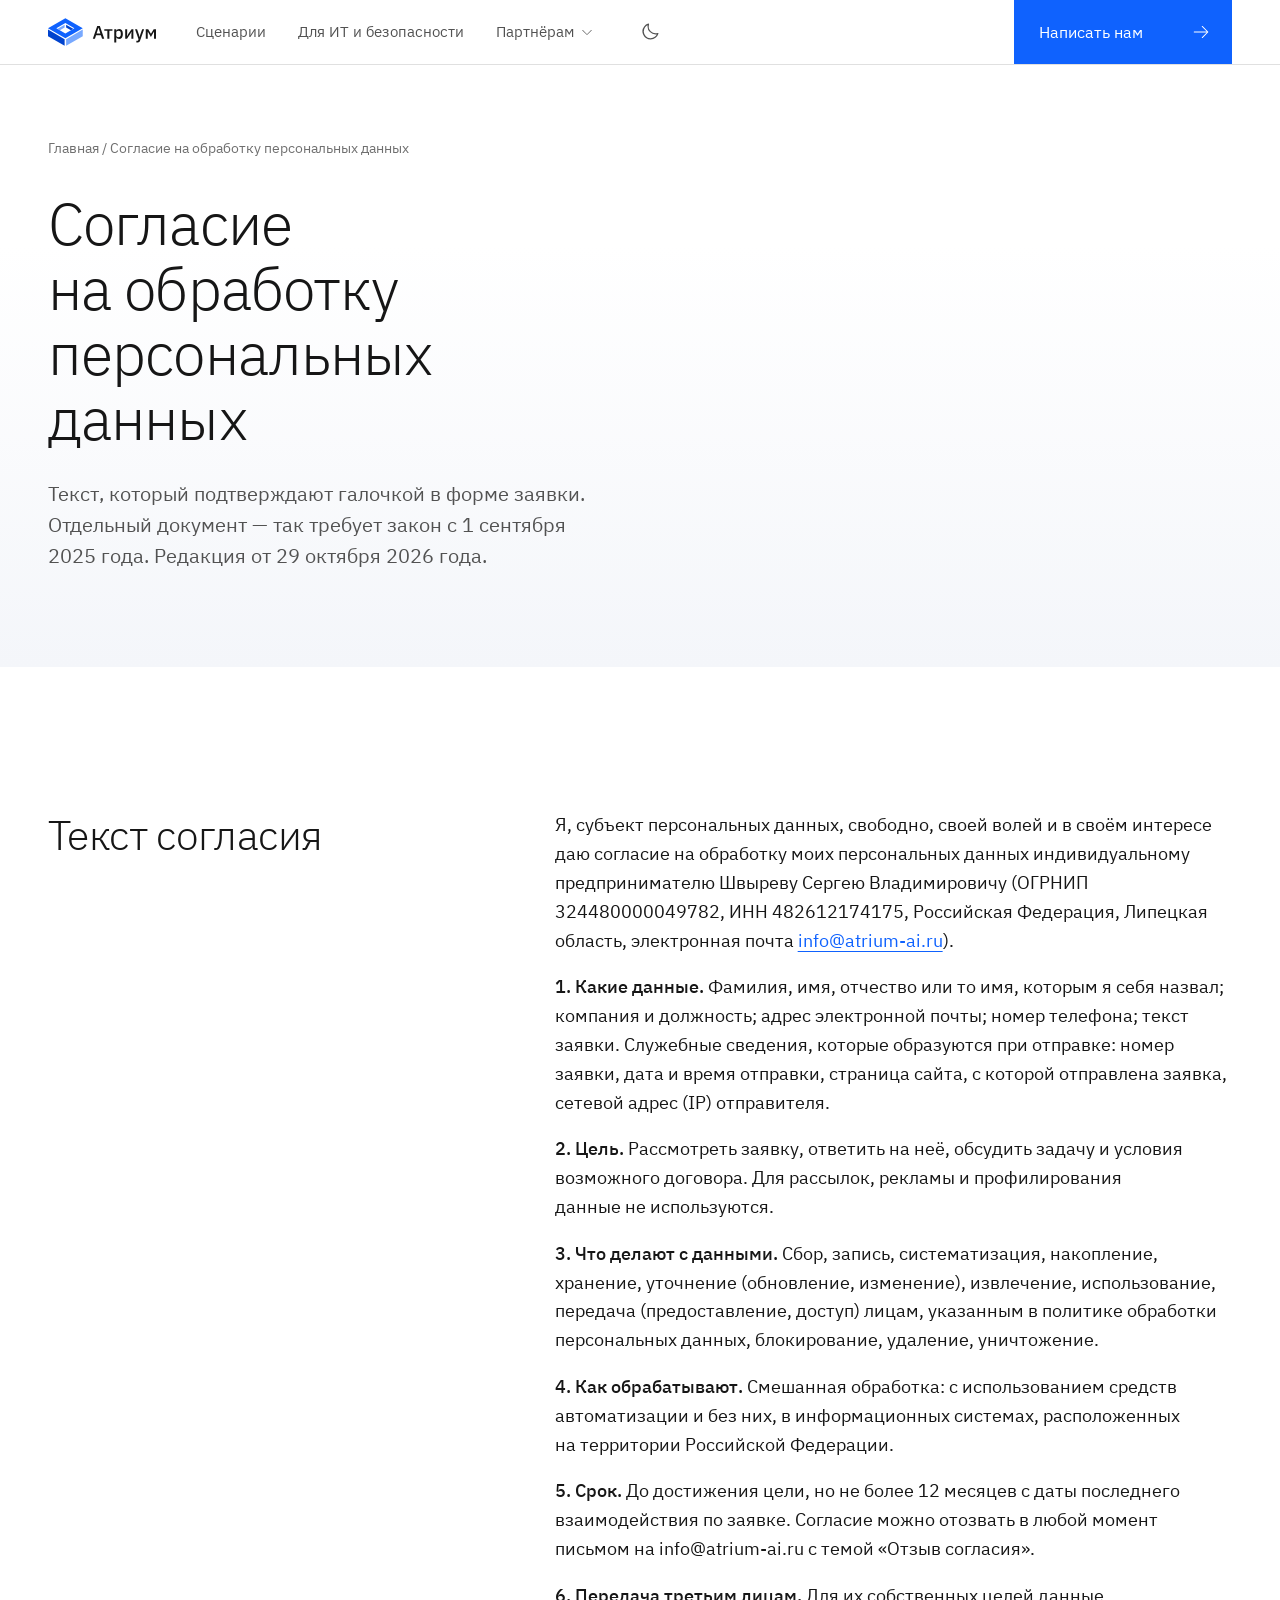
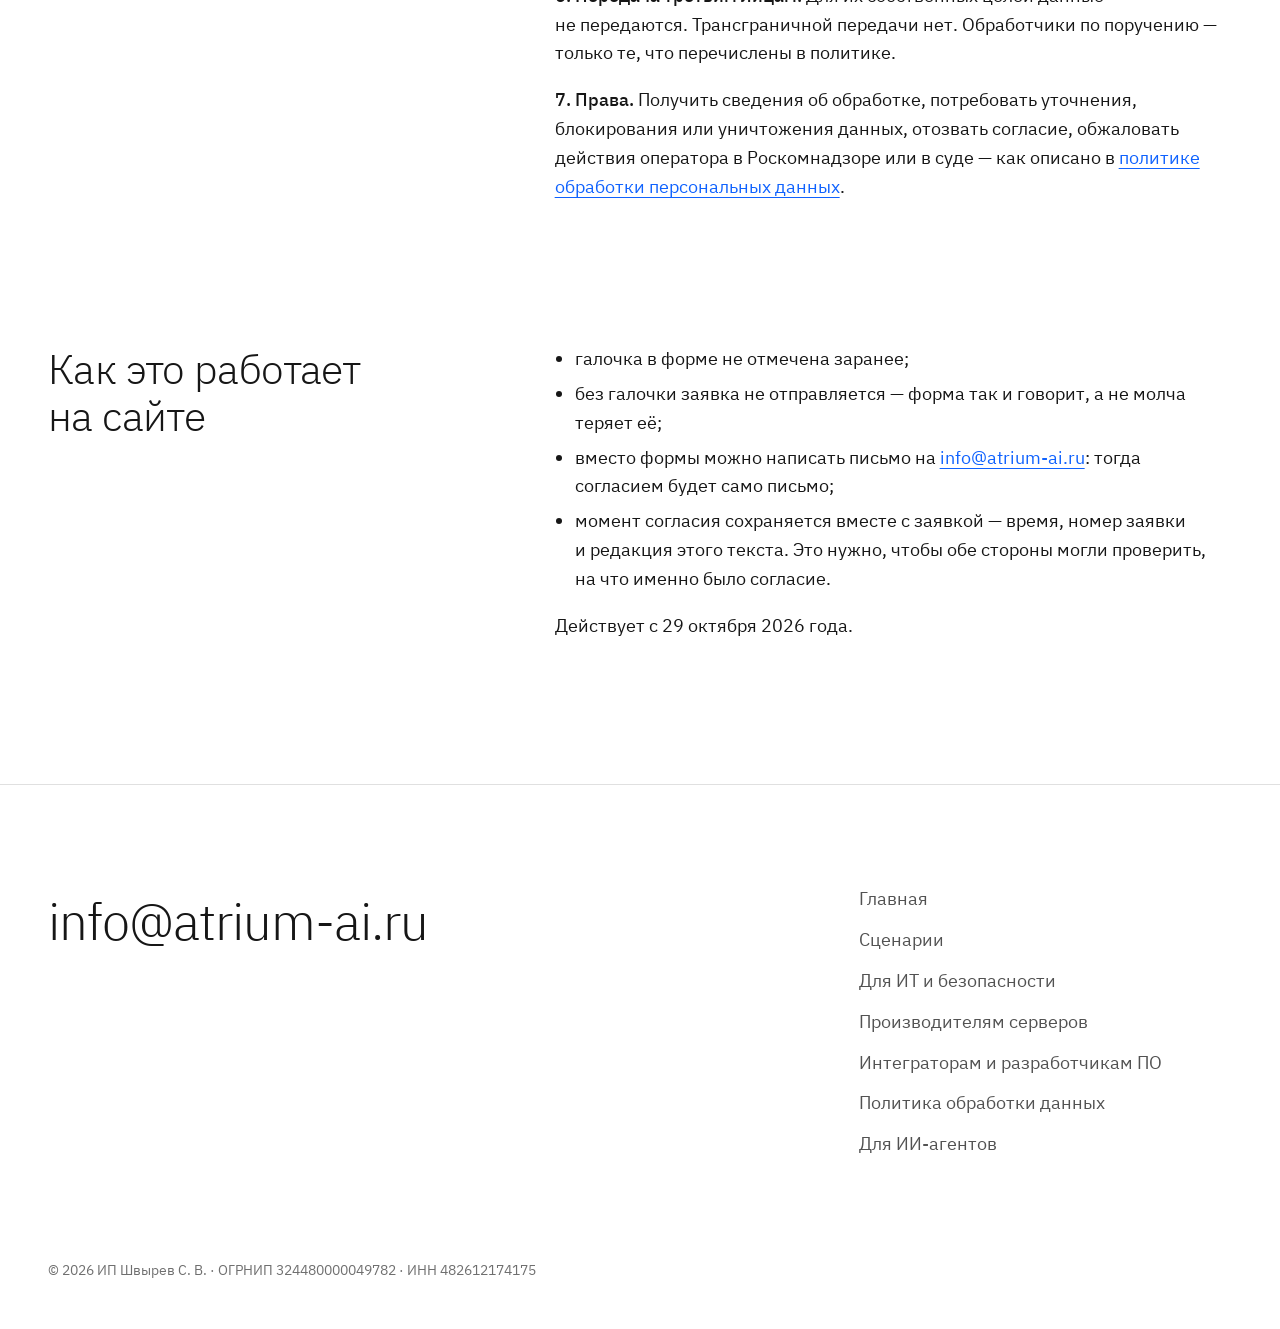
<file: consent.html>
<!doctype html>
<html lang="ru">
<head>
<meta charset="utf-8">
<meta name="viewport" content="width=device-width, initial-scale=1">
<title>Согласие на обработку персональных данных — Атриум</title>
<meta name="description" content="Текст согласия, которое человек даёт, отправляя заявку с сайта Атриума.">
<meta property="og:type" content="website"><meta property="og:locale" content="ru_RU"><meta property="og:site_name" content="Атриум">
<meta property="og:title" content="Согласие на обработку персональных данных — Атриум"><meta property="og:description" content="Текст согласия, которое человек даёт, отправляя заявку с сайта Атриума."><meta property="og:url" content="https://atrium-ai.ru/consent.html">
<meta property="og:image" content="https://atrium-ai.ru/og.png"><meta property="og:image:width" content="1200"><meta property="og:image:height" content="630"><meta property="og:image:alt" content="Атриум: модели на внутренних серверах компании">
<meta name="twitter:card" content="summary_large_image">
<link rel="canonical" href="https://atrium-ai.ru/consent.html">
<script type="application/ld+json">
{
  "@context": "https://schema.org",
  "@type": "Organization",
  "@id": "https://atrium-ai.ru/#organization",
  "name": "Атриум",
  "alternateName": "Atrium AI Platform",
  "url": "https://atrium-ai.ru/",
  "logo": "https://atrium-ai.ru/logo.svg",
  "description": "Атриум — программа для запуска предиктивных и генеративных моделей на внутренних серверах компании. Компания сама выбирает модели и сама управляет доступом к ним. Работает без интернета.",
  "disambiguatingDescription": "Российская программа для запуска моделей в контуре компании. Не связана с Atrium.ai, atrium.me, atrium.st и другими одноимёнными продуктами.",
  "email": "info@atrium-ai.ru",
  "contactPoint": {
    "@type": "ContactPoint",
    "contactType": "sales",
    "email": "info@atrium-ai.ru",
    "availableLanguage": ["ru"]
  },
  "address": {
    "@type": "PostalAddress",
    "addressCountry": "RU"
  },
  "areaServed": {
    "@type": "Country",
    "name": "Россия"
  },
  "knowsAbout": [
    "запуск моделей на внутренних серверах",
    "предиктивные модели",
    "генеративные модели",
    "модели в закрытом контуре",
    "доступ к моделям и журнал действий"
  ],
  "makesOffer": {
    "@type": "Offer",
    "itemOffered": {
      "@type": "SoftwareApplication",
      "name": "Атриум",
      "applicationCategory": "BusinessApplication",
      "operatingSystem": "Linux",
      "description": "Запуск предиктивных и генеративных моделей на внутренних серверах компании: пространства команд, права, квоты, журнал. Генеративные модели отвечают по адресу в формате OpenAI.",
      "featureList": [
        "Запуск предиктивных и генеративных моделей из браузера",
        "Открытые и собственные модели: scikit-learn, XGBoost, LightGBM, ONNX, PyTorch, TensorFlow",
        "Версии модели и проверка файлов при добавлении",
        "Пространства команд и права",
        "Свой вход, подключение каталога AD или LDAP",
        "Доступ к модели по токену с лимитами, адрес в формате OpenAI",
        "Журнал действий",
        "Работа без интернета, установка на закрытые серверы в один шаг"
      ]
    },
    "priceSpecification": {
      "@type": "PriceSpecification",
      "description": "Годовая лицензия. Цена зависит от числа пользователей и видеокарт; расчёт — после показа."
    }
  }
}
</script>
<script type="application/ld+json">
{
  "@context": "https://schema.org",
  "@type": "WebSite",
  "@id": "https://atrium-ai.ru/#website",
  "url": "https://atrium-ai.ru/",
  "name": "Атриум",
  "inLanguage": "ru",
  "publisher": { "@id": "https://atrium-ai.ru/#organization" }
}
</script>
<link rel="icon" href="brand/favicon.ico" sizes="48x48">
<link rel="icon" href="brand/favicon.svg" type="image/svg+xml">
<link rel="apple-touch-icon" href="brand/apple-touch-icon.png">
<link rel="manifest" href="site.webmanifest">
<meta name="theme-color" content="#ffffff">
<script>
/* выбор темы применяем до первой отрисовки: иначе у тех, кто выбрал тёмную,
   страница успевает мигнуть светлой */
try {
  var t = localStorage.getItem('atrium-theme');
  if (t === 'dark' || t === 'light') document.documentElement.dataset.scheme = t;
} catch (e) {}
</script>
<link rel="preload" href="fonts/plex-cyrillic-300.woff2" as="font" type="font/woff2" crossorigin>
<link rel="stylesheet" href="site.css">
</head>
<body>
<a class="skip" href="#main">Перейти к содержимому</a>
<header class="top">
  <div class="w">
    <a class="brand" href="./"><img class="logo-l" src="brand/atrium-horizontal-ru.svg" width="108" height="28" alt="Атриум"><img class="logo-d" src="brand/atrium-horizontal-ru-dark.svg" width="108" height="28" alt="" aria-hidden="true"></a>
    <nav class="nav" aria-label="Основное меню">
      <a href="scenarios.html">Сценарии</a><a href="it.html">Для ИТ и безопасности</a>
      <details class="drop"><summary>Партнёрам</summary><div><a href="partners-servers.html">Производителям серверов</a><a href="partners-integrators.html">Интеграторам и разработчикам ПО</a></div></details>
      <details class="burger"><summary>Меню</summary><div><a href="scenarios.html">Сценарии</a><a href="it.html">Для ИТ и безопасности</a><a href="partners-servers.html">Производителям серверов</a><a href="partners-integrators.html">Интеграторам и разработчикам ПО</a></div></details>
      <button class="theme" type="button" aria-pressed="false" aria-label="Включить тёмную тему">
        <i class="ic i-moon" aria-hidden="true"></i><i class="ic i-sun" aria-hidden="true"></i>
      </button>
      <a class="btn primary" href="mailto:info@atrium-ai.ru">Написать нам</a>
    </nav>
  </div>
</header>
<main id="main">
<div class="page-hero"><div class="w">
  <div class="grid">
    <p class="crumb"><a href="index.html">Главная</a> / Согласие на обработку персональных данных</p>
    <div class="txt">
    <h1>Согласие на обработку персональных данных</h1>
    <p class="sub">Текст, который подтверждают галочкой в форме заявки. Отдельный документ — так требует закон с 1 сентября 2025 года. Редакция от 29 октября 2026 года.</p>
    </div>
  </div>
</div></div>

<section class="w doc" aria-labelledby="h-text">
  <div class="grid">
    <div class="sec-head"><h2 id="h-text">Текст согласия</h2></div>
    <div class="sec-body">
      <p>Я, субъект персональных данных, свободно, своей волей и в своём интересе даю согласие на обработку моих персональных данных индивидуальному предпринимателю Швыреву Сергею Владимировичу (ОГРНИП 324480000049782, ИНН 482612174175, Российская Федерация, Липецкая область, электронная почта <a href="mailto:info@atrium-ai.ru">info@atrium-ai.ru</a>).</p>
      <p><b>1. Какие данные.</b> Фамилия, имя, отчество или то имя, которым я себя назвал; компания и должность; адрес электронной почты; номер телефона; текст заявки. Служебные сведения, которые образуются при отправке: номер заявки, дата и время отправки, страница сайта, с которой отправлена заявка, сетевой адрес (IP) отправителя.</p>
      <p><b>2. Цель.</b> Рассмотреть заявку, ответить на неё, обсудить задачу и условия возможного договора. Для рассылок, рекламы и профилирования данные не используются.</p>
      <p><b>3. Что делают с данными.</b> Сбор, запись, систематизация, накопление, хранение, уточнение (обновление, изменение), извлечение, использование, передача (предоставление, доступ) лицам, указанным в политике обработки персональных данных, блокирование, удаление, уничтожение.</p>
      <p><b>4. Как обрабатывают.</b> Смешанная обработка: с использованием средств автоматизации и без них, в информационных системах, расположенных на территории Российской Федерации.</p>
      <p><b>5. Срок.</b> До достижения цели, но не более 12 месяцев с даты последнего взаимодействия по заявке. Согласие можно отозвать в любой момент письмом на info@atrium-ai.ru с темой «Отзыв согласия».</p>
      <p><b>6. Передача третьим лицам.</b> Для их собственных целей данные не передаются. Трансграничной передачи нет. Обработчики по поручению — только те, что перечислены в политике.</p>
      <p><b>7. Права.</b> Получить сведения об обработке, потребовать уточнения, блокирования или уничтожения данных, отозвать согласие, обжаловать действия оператора в Роскомнадзоре или в суде — как описано в <a href="policy.html">политике обработки персональных данных</a>.</p>
    </div>
  </div>
</section>

<section class="w doc" aria-labelledby="h-how">
  <div class="grid">
    <div class="sec-head"><h2 id="h-how">Как это работает на сайте</h2></div>
    <div class="sec-body">
      <ul>
        <li>галочка в форме не отмечена заранее;</li>
        <li>без галочки заявка не отправляется — форма так и говорит, а не молча теряет её;</li>
        <li>вместо формы можно написать письмо на <a href="mailto:info@atrium-ai.ru">info@atrium-ai.ru</a>: тогда согласием будет само письмо;</li>
        <li>момент согласия сохраняется вместе с заявкой — время, номер заявки и редакция этого текста. Это нужно, чтобы обе стороны могли проверить, на что именно было согласие.</li>
      </ul>
      <p>Действует с 29 октября 2026 года.</p>
    </div>
  </div>
</section>
</main>
<footer>
  <div class="w"><div class="grid">
    <a class="mailbig" href="mailto:info@atrium-ai.ru">info@atrium-ai.ru</a>
    <nav aria-label="Разделы сайта"><a href="./">Главная</a><a href="scenarios.html">Сценарии</a><a href="it.html">Для ИТ и безопасности</a><a href="partners-servers.html">Производителям серверов</a><a href="partners-integrators.html">Интеграторам и разработчикам ПО</a><a href="policy.html">Политика обработки данных</a><a href="llms.txt">Для ИИ-агентов</a></nav>
    <p class="copy">© 2026 ИП Швырев С. В. · ОГРНИП 324480000049782 · ИНН 482612174175</p>
  </div></div>
</footer>
<p class="toast" role="status" aria-live="polite"></p>
<script src="site.js" defer></script>
</body>
</html>
</file>
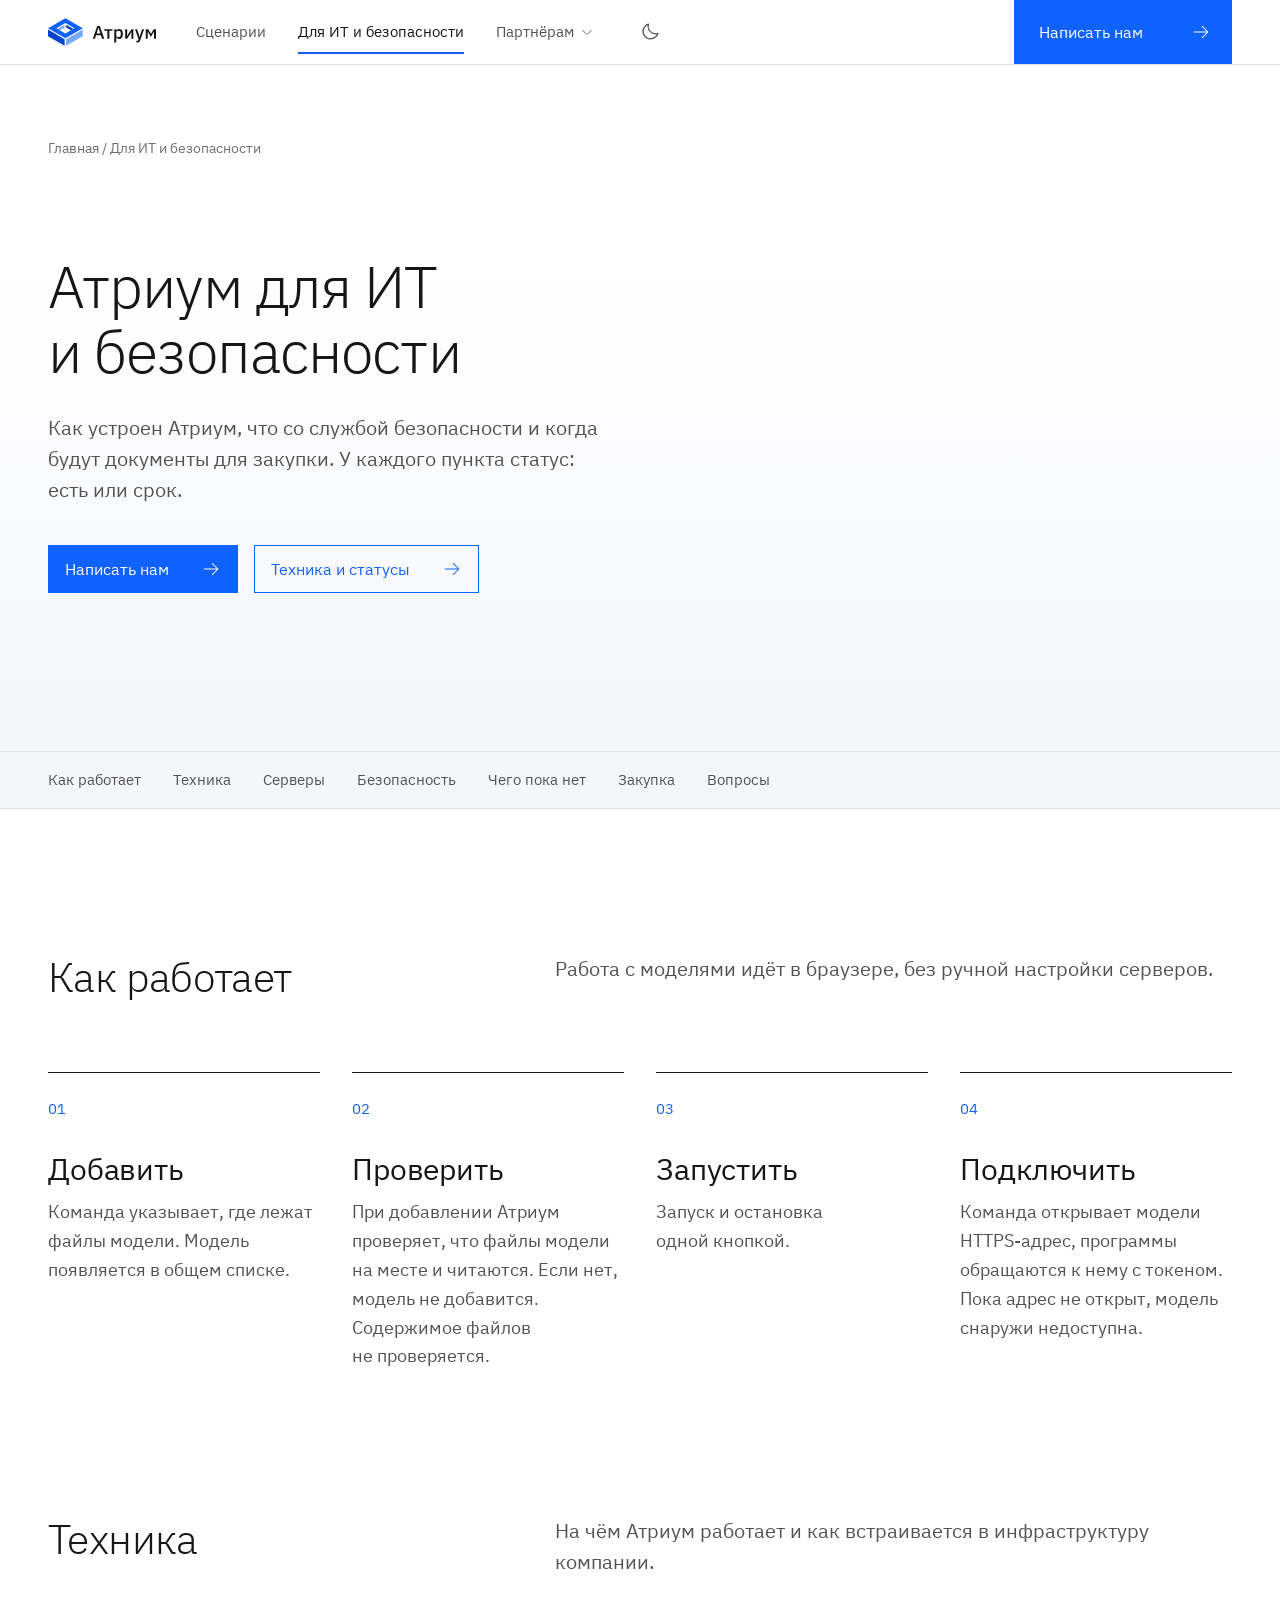
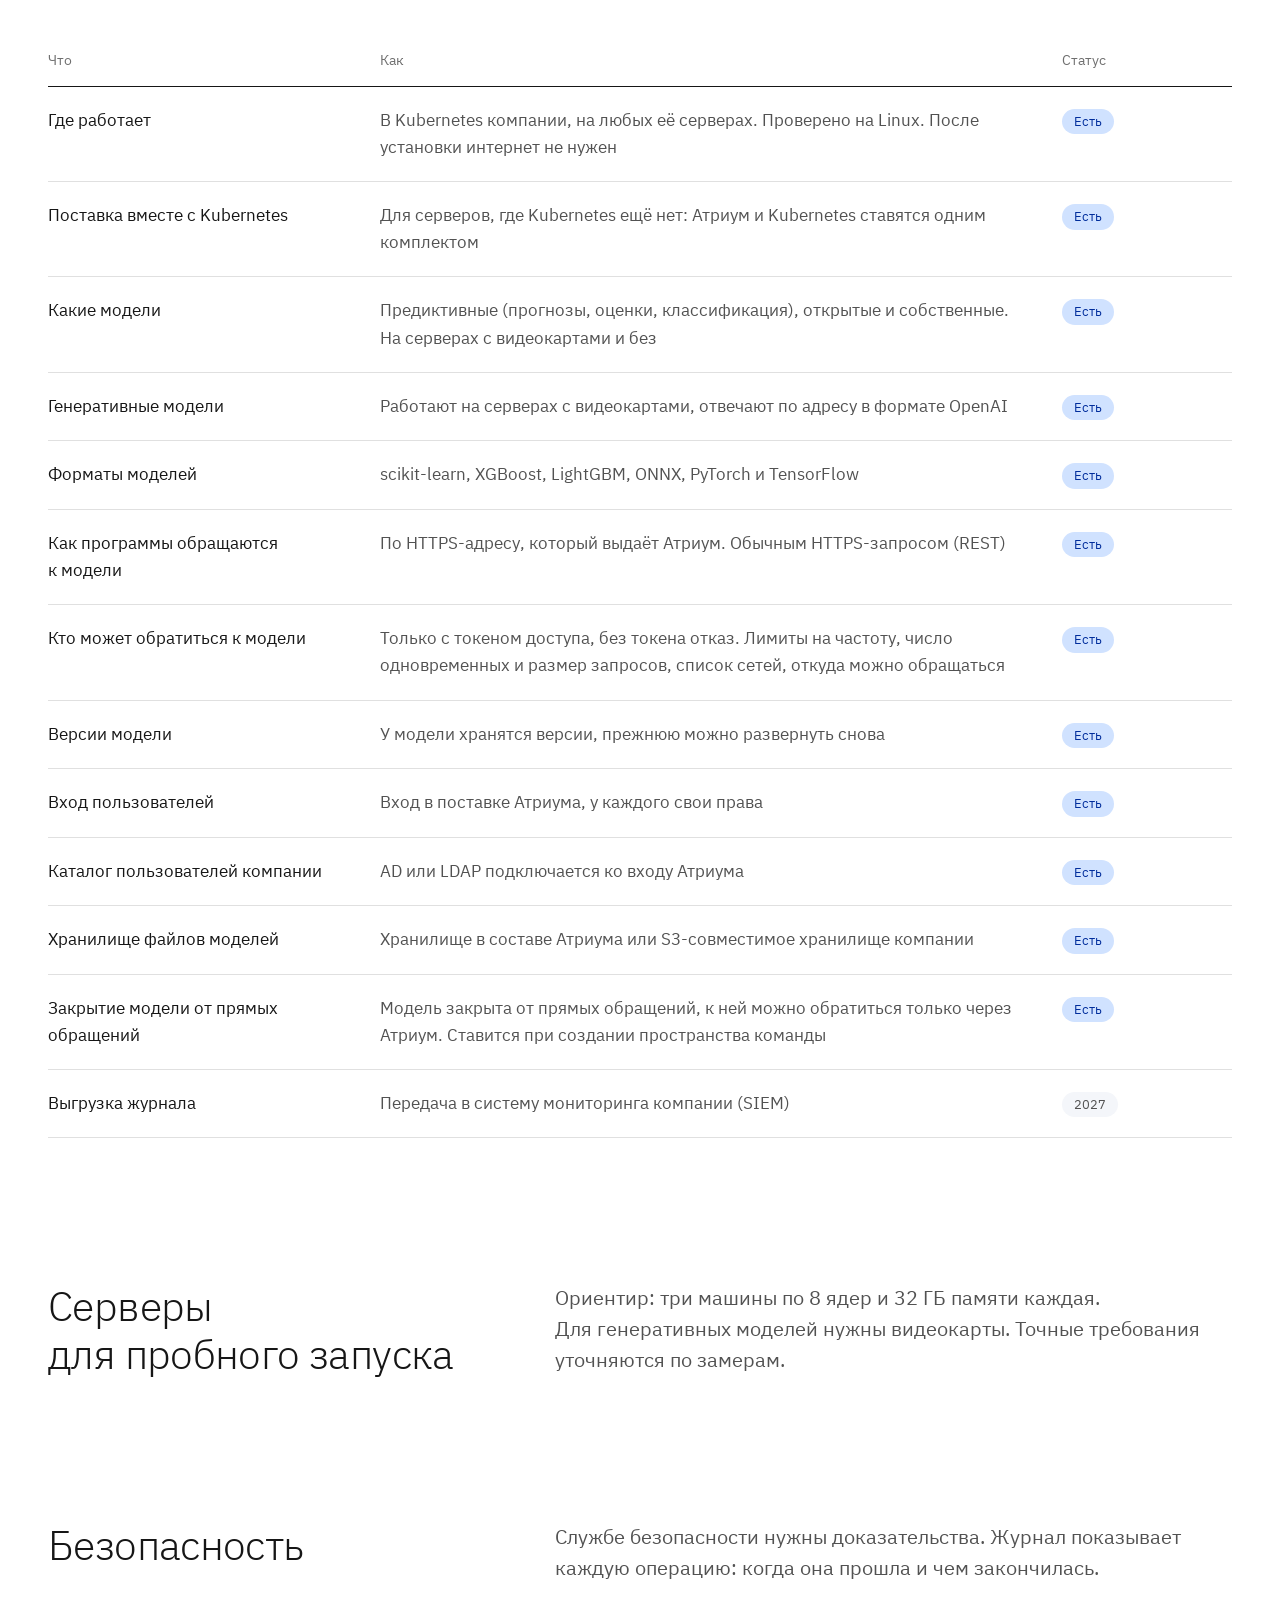
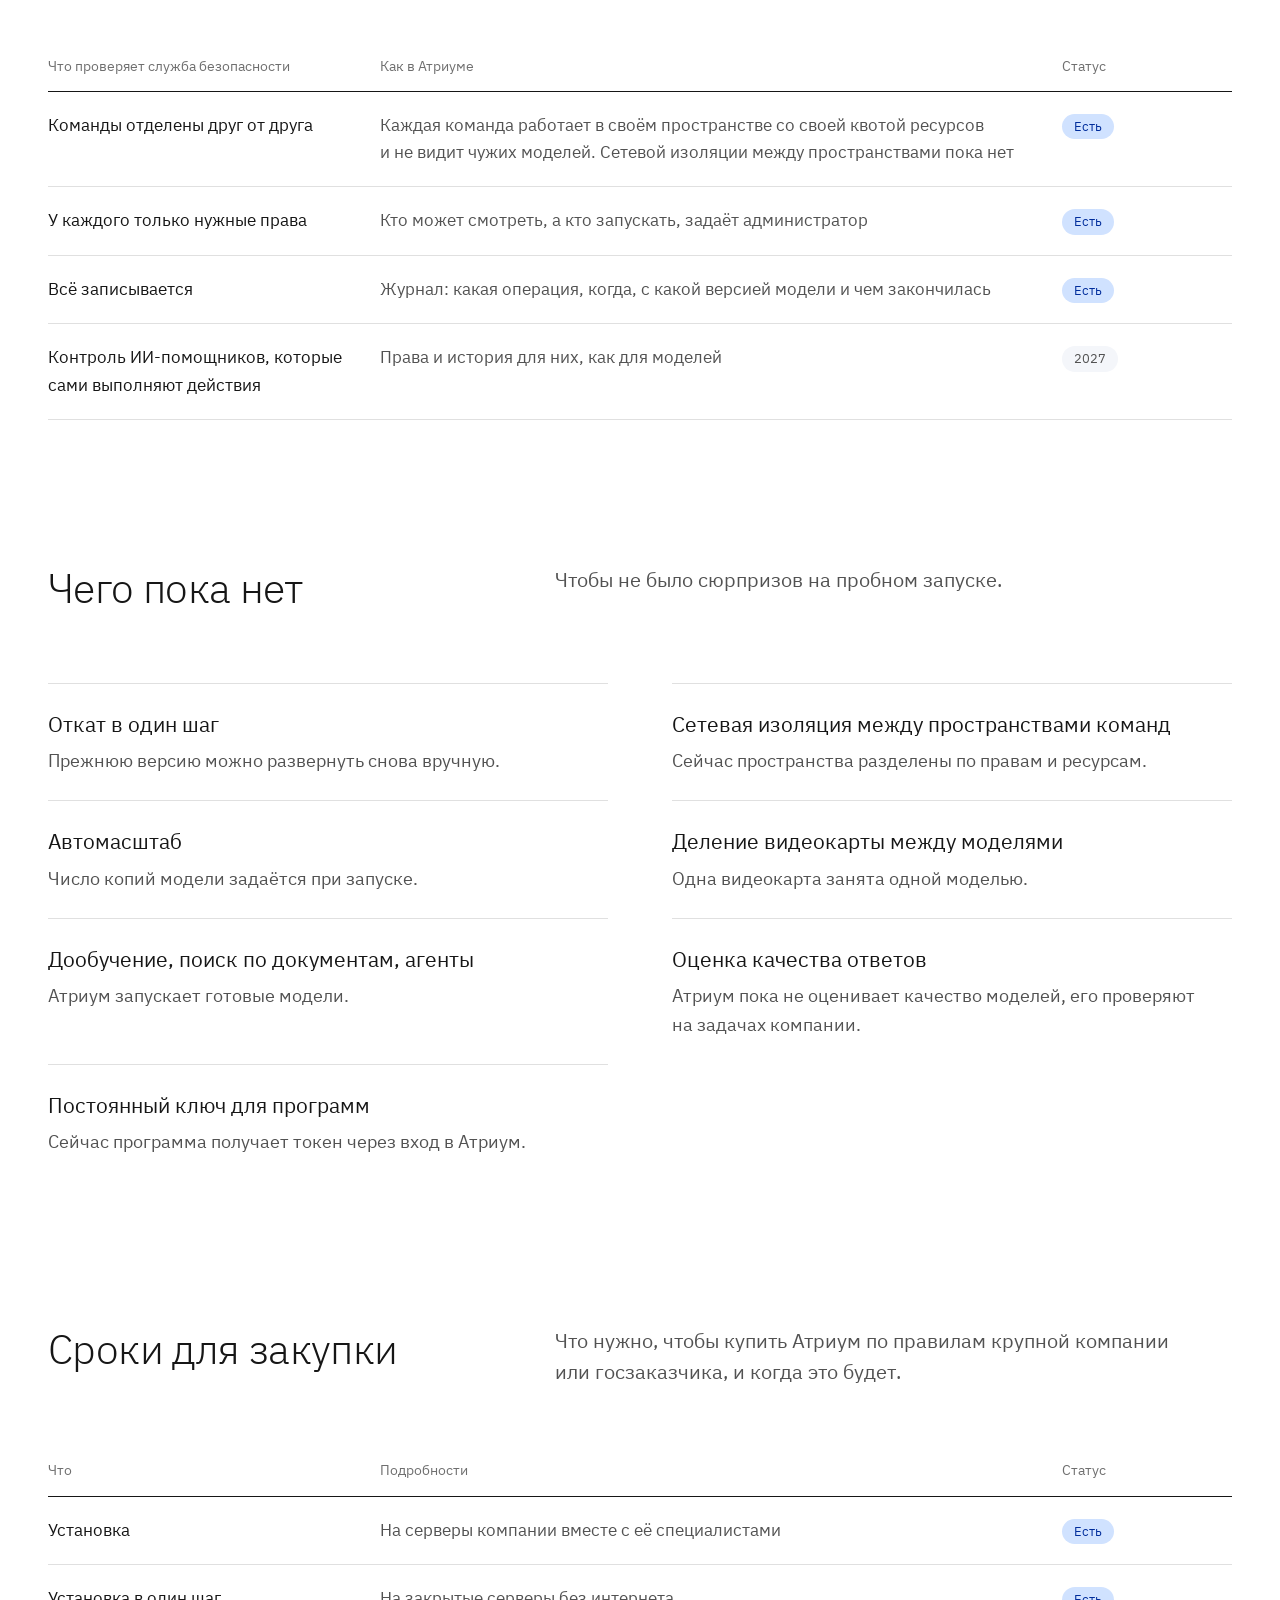
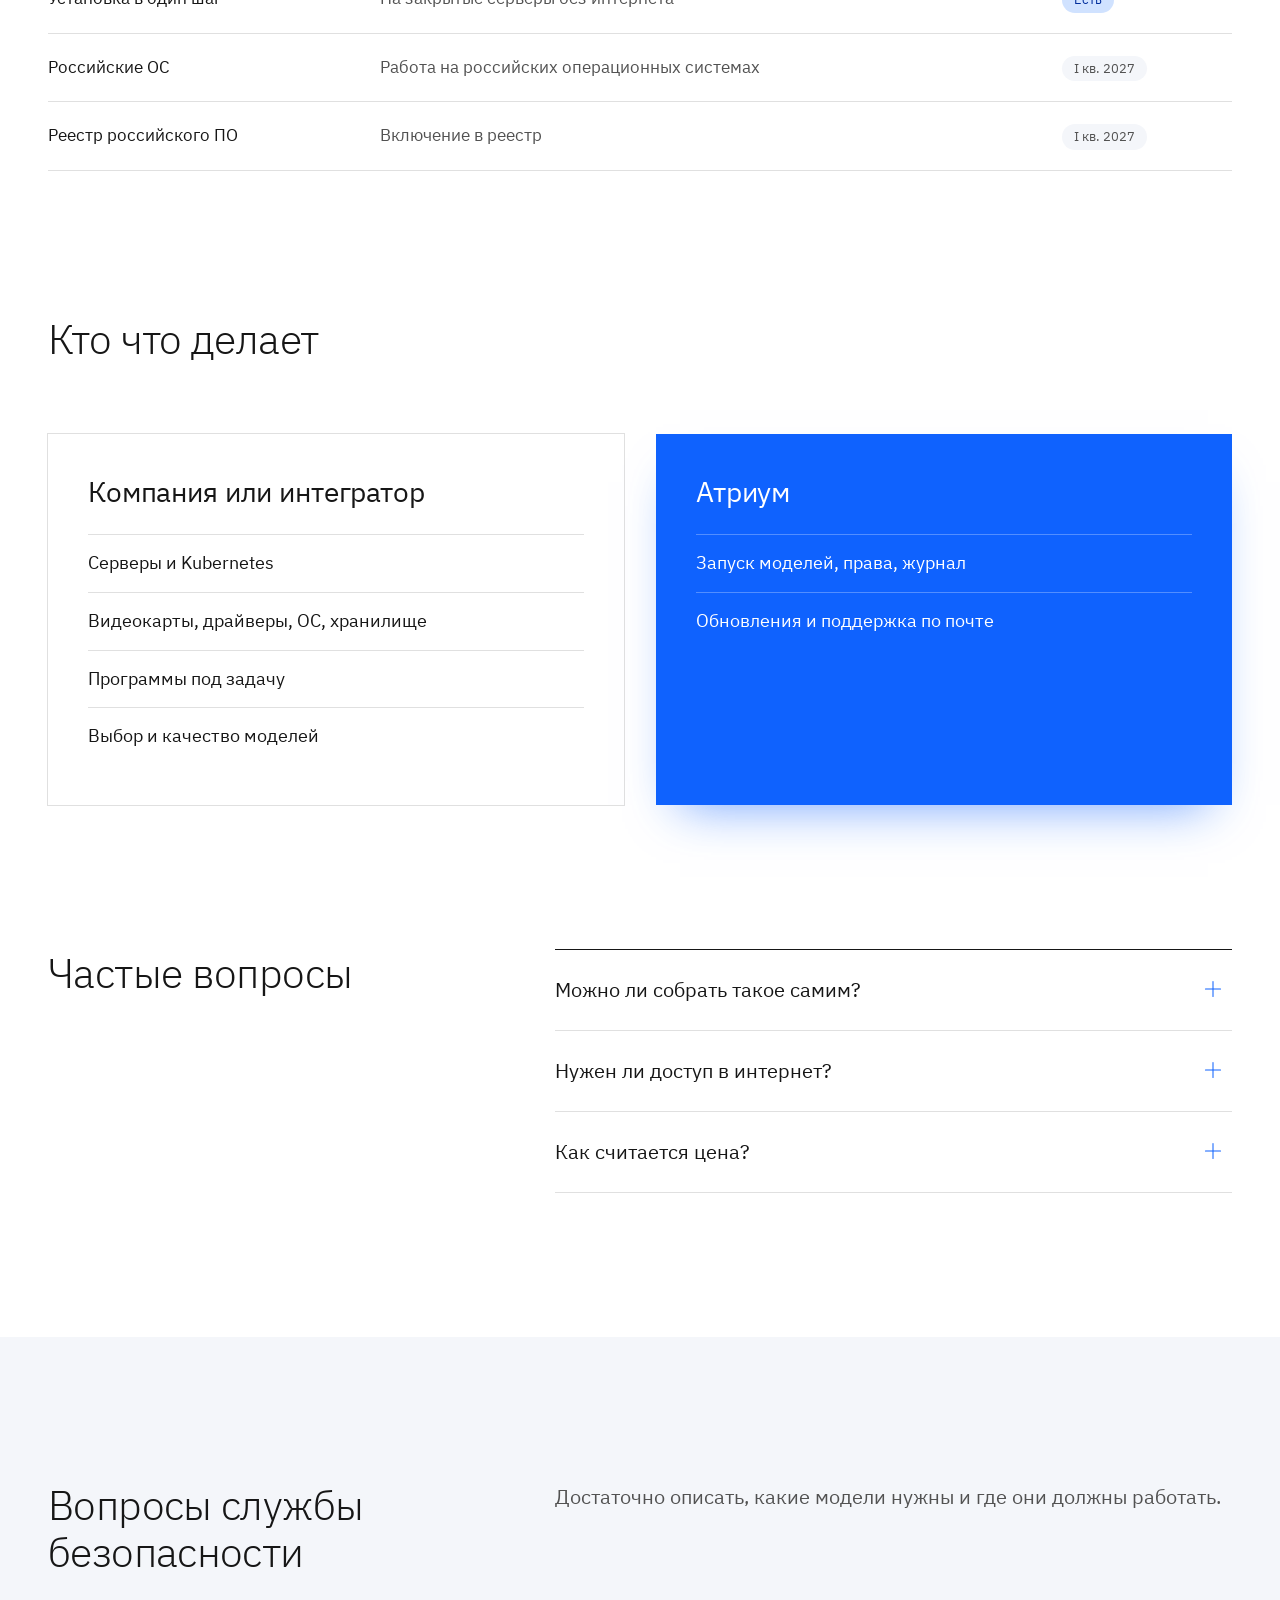
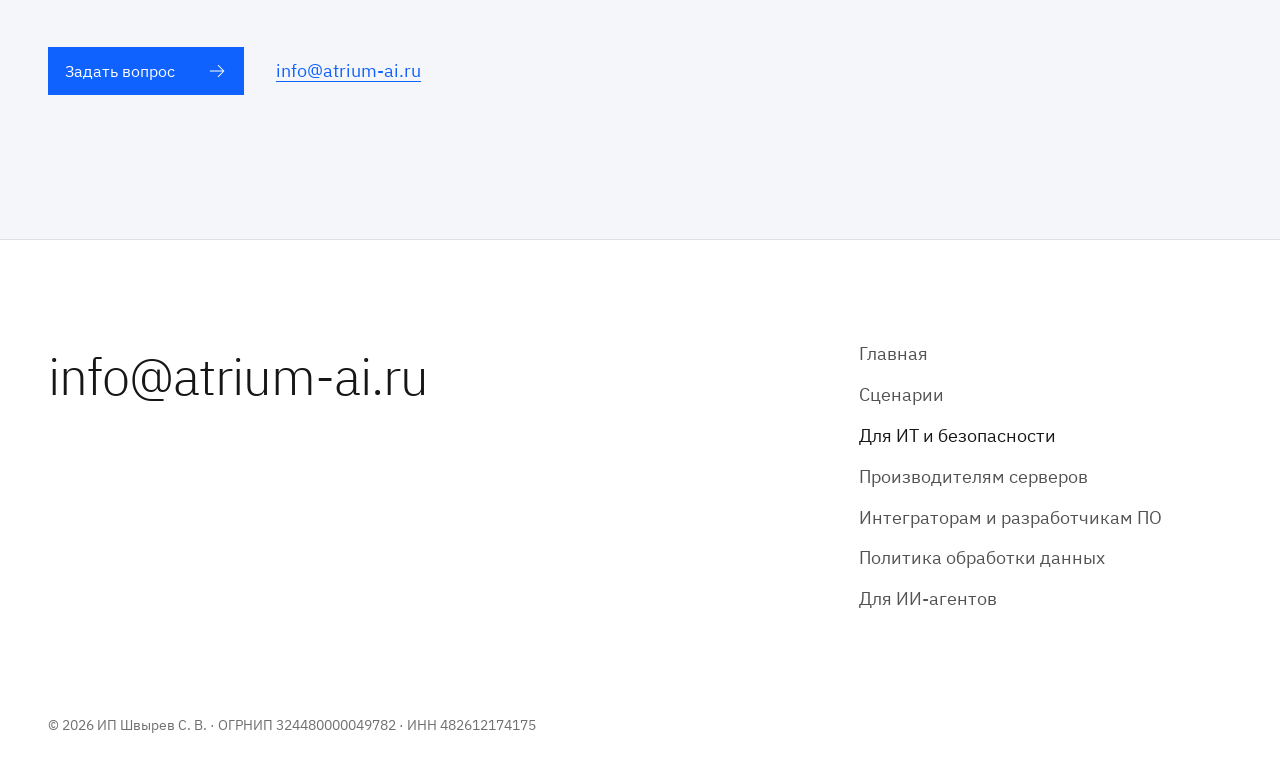
<file: it.html>
<!doctype html>
<html lang="ru">
<head>
<meta charset="utf-8">
<meta name="viewport" content="width=device-width, initial-scale=1">
<title>Атриум для ИТ и безопасности</title>
<meta name="description" content="Как устроен Атриум, что с безопасностью и когда будут документы для закупки.">
<meta property="og:type" content="website"><meta property="og:locale" content="ru_RU"><meta property="og:site_name" content="Атриум">
<meta property="og:title" content="Атриум для ИТ и безопасности"><meta property="og:description" content="Как устроен Атриум, что с безопасностью и когда будут документы для закупки."><meta property="og:url" content="https://atrium-ai.ru/it.html">
<meta property="og:image" content="https://atrium-ai.ru/og.png"><meta property="og:image:width" content="1200"><meta property="og:image:height" content="630"><meta property="og:image:alt" content="Атриум: модели на внутренних серверах компании">
<meta name="twitter:card" content="summary_large_image">
<link rel="canonical" href="https://atrium-ai.ru/it.html">
<script type="application/ld+json">
{
  "@context": "https://schema.org",
  "@type": "Organization",
  "@id": "https://atrium-ai.ru/#organization",
  "name": "Атриум",
  "alternateName": "Atrium AI Platform",
  "url": "https://atrium-ai.ru/",
  "logo": "https://atrium-ai.ru/logo.svg",
  "description": "Атриум — программа для запуска предиктивных и генеративных моделей на внутренних серверах компании. Компания сама выбирает модели и сама управляет доступом к ним. Работает без интернета.",
  "disambiguatingDescription": "Российская программа для запуска моделей в контуре компании. Не связана с Atrium.ai, atrium.me, atrium.st и другими одноимёнными продуктами.",
  "email": "info@atrium-ai.ru",
  "contactPoint": {
    "@type": "ContactPoint",
    "contactType": "sales",
    "email": "info@atrium-ai.ru",
    "availableLanguage": ["ru"]
  },
  "address": {
    "@type": "PostalAddress",
    "addressCountry": "RU"
  },
  "areaServed": {
    "@type": "Country",
    "name": "Россия"
  },
  "knowsAbout": [
    "запуск моделей на внутренних серверах",
    "предиктивные модели",
    "генеративные модели",
    "модели в закрытом контуре",
    "доступ к моделям и журнал действий"
  ],
  "makesOffer": {
    "@type": "Offer",
    "itemOffered": {
      "@type": "SoftwareApplication",
      "name": "Атриум",
      "applicationCategory": "BusinessApplication",
      "operatingSystem": "Linux",
      "description": "Запуск предиктивных и генеративных моделей на внутренних серверах компании: пространства команд, права, квоты, журнал. Генеративные модели отвечают по адресу в формате OpenAI.",
      "featureList": [
        "Запуск предиктивных и генеративных моделей из браузера",
        "Открытые и собственные модели: scikit-learn, XGBoost, LightGBM, ONNX, PyTorch, TensorFlow",
        "Версии модели и проверка файлов при добавлении",
        "Пространства команд и права",
        "Свой вход, подключение каталога AD или LDAP",
        "Доступ к модели по токену с лимитами, адрес в формате OpenAI",
        "Журнал действий",
        "Работа без интернета, установка на закрытые серверы в один шаг"
      ]
    },
    "priceSpecification": {
      "@type": "PriceSpecification",
      "description": "Годовая лицензия. Цена зависит от числа пользователей и видеокарт; расчёт — после показа."
    }
  }
}
</script>
<script type="application/ld+json">
{
  "@context": "https://schema.org",
  "@type": "WebSite",
  "@id": "https://atrium-ai.ru/#website",
  "url": "https://atrium-ai.ru/",
  "name": "Атриум",
  "inLanguage": "ru",
  "publisher": { "@id": "https://atrium-ai.ru/#organization" }
}
</script>
<link rel="icon" href="brand/favicon.ico" sizes="48x48">
<link rel="icon" href="brand/favicon.svg" type="image/svg+xml">
<link rel="apple-touch-icon" href="brand/apple-touch-icon.png">
<link rel="manifest" href="site.webmanifest">
<meta name="theme-color" content="#ffffff">
<script>
/* выбор темы применяем до первой отрисовки: иначе у тех, кто выбрал тёмную,
   страница успевает мигнуть светлой */
try {
  var t = localStorage.getItem('atrium-theme');
  if (t === 'dark' || t === 'light') document.documentElement.dataset.scheme = t;
} catch (e) {}
</script>
<link rel="preload" href="fonts/plex-cyrillic-300.woff2" as="font" type="font/woff2" crossorigin>
<link rel="stylesheet" href="site.css">
</head>
<body>
<a class="skip" href="#main">Перейти к содержимому</a>
<header class="top">
  <div class="w">
    <a class="brand" href="./"><img class="logo-l" src="brand/atrium-horizontal-ru.svg" width="108" height="28" alt="Атриум"><img class="logo-d" src="brand/atrium-horizontal-ru-dark.svg" width="108" height="28" alt="" aria-hidden="true"></a>
    <nav class="nav" aria-label="Основное меню">
      <a href="scenarios.html">Сценарии</a><a href="it.html" aria-current="page">Для ИТ и безопасности</a>
      <details class="drop"><summary>Партнёрам</summary><div><a href="partners-servers.html">Производителям серверов</a><a href="partners-integrators.html">Интеграторам и разработчикам ПО</a></div></details>
      <details class="burger"><summary>Меню</summary><div><a href="scenarios.html">Сценарии</a><a href="it.html" aria-current="page">Для ИТ и безопасности</a><a href="partners-servers.html">Производителям серверов</a><a href="partners-integrators.html">Интеграторам и разработчикам ПО</a></div></details>
      <button class="theme" type="button" aria-pressed="false" aria-label="Включить тёмную тему">
        <i class="ic i-moon" aria-hidden="true"></i><i class="ic i-sun" aria-hidden="true"></i>
      </button>
      <a class="btn primary" href="mailto:info@atrium-ai.ru?subject=%D0%90%D1%82%D1%80%D0%B8%D1%83%D0%BC%3A%20%D0%B2%D0%BE%D0%BF%D1%80%D0%BE%D1%81%20%D0%BF%D0%BE%20%D0%98%D0%A2%20%D0%B8%20%D0%B1%D0%B5%D0%B7%D0%BE%D0%BF%D0%B0%D1%81%D0%BD%D0%BE%D1%81%D1%82%D0%B8">Написать нам</a>
    </nav>
  </div>
</header>
<main id="main">
<div class="page-hero"><div class="w">
  <div class="grid">
    <p class="crumb"><a href="index.html">Главная</a> / Для ИТ и безопасности</p>
    <div class="txt">
    <h1>Атриум для ИТ и безопасности</h1>
    <p class="sub">Как устроен Атриум, что со службой безопасности и когда будут документы для закупки. У каждого пункта статус: есть или срок.</p>
    <div class="ctas"><a class="btn primary" href="mailto:info@atrium-ai.ru?subject=%D0%90%D1%82%D1%80%D0%B8%D1%83%D0%BC%3A%20%D0%B2%D0%BE%D0%BF%D1%80%D0%BE%D1%81%20%D0%BF%D0%BE%20%D0%98%D0%A2%20%D0%B8%20%D0%B1%D0%B5%D0%B7%D0%BE%D0%BF%D0%B0%D1%81%D0%BD%D0%BE%D1%81%D1%82%D0%B8">Написать нам</a><a class="btn" href="#tech">Техника и статусы</a></div>
    </div>
    <div class="scene" data-view="all" role="img" aria-label="Схема: внутри периметра компании стоят серверы, Атриум, журнал, модели и рабочие места команд">
    <canvas></canvas><span class="still"><picture class="still-l"><source media="(max-width:560px)" srcset="assets/scene/it-m.webp"><source media="(max-width:1100px)" srcset="assets/scene/it-t.webp"><img src="assets/scene/it.webp" alt="" loading="lazy"></picture><picture class="still-d"><source media="(max-width:560px)" srcset="assets/scene/it-dark-m.webp"><source media="(max-width:1100px)" srcset="assets/scene/it-dark-t.webp"><img src="assets/scene/it-dark.webp" alt="" loading="lazy"></picture></span>
    <div class="pin l" data-a="data"><i class="dot"></i><i class="stem"></i><div class="tag"><i class="ic i-data"></i><div><b>Данные</b><span>на внутренних серверах</span></div></div></div>
    <div class="pin l d" data-a="access"><i class="dot"></i><i class="stem"></i><div class="tag"><i class="ic i-key"></i><div><b>Доступ</b><span>права и токены</span></div></div></div>
    <div class="pin" data-a="model"><i class="dot"></i><i class="stem"></i><div class="tag"><i class="ic i-model"></i><div><b>Модель</b><span>открытая или своя</span></div></div></div>
    <div class="pin d" data-a="trace"><i class="dot"></i><i class="stem"></i><div class="tag"><i class="ic i-log"></i><div><b>Журнал</b><span>что, когда и чем закончилось</span></div></div></div>
    <p class="cap">Схема</p>
  </div>
  </div>
</div></div>

<nav class="toc" aria-label="Оглавление страницы"><div class="w"><ul>
  <li><a href="#how">Как работает</a></li>
  <li><a href="#tech">Техника</a></li>
  <li><a href="#servers">Серверы</a></li>
  <li><a href="#security">Безопасность</a></li>
  <li><a href="#not-yet">Чего пока нет</a></li>
  <li><a href="#buy">Закупка</a></li>
  <li><a href="#faq">Вопросы</a></li>
</ul></div></nav>

<section id="how" class="w" aria-labelledby="h-how">
  <div class="grid">
    <div class="sec-head"><h2 id="h-how">Как работает</h2></div>
    <div class="sec-body"><p class="lead">Работа с моделями идёт в браузере, без ручной настройки серверов.</p></div>
    <ol class="ladder four">
      <li><h3>Добавить</h3><p>Команда указывает, где лежат файлы модели. Модель появляется в общем списке.</p></li>
      <li><h3>Проверить</h3><p>При добавлении Атриум проверяет, что файлы модели на месте и читаются. Если нет, модель не добавится. Содержимое файлов не проверяется.</p></li>
      <li><h3>Запустить</h3><p>Запуск и остановка одной кнопкой.</p></li>
      <li><h3>Подключить</h3><p>Команда открывает модели HTTPS-адрес, программы обращаются к нему с токеном. Пока адрес не открыт, модель снаружи недоступна.</p></li>
    </ol>
  </div>
</section>

<section id="tech" class="w" aria-labelledby="h-tech">
  <div class="grid">
    <div class="sec-head"><h2 id="h-tech">Техника</h2></div>
    <div class="sec-body"><p class="lead">На чём Атриум работает и как встраивается в инфраструктуру компании.</p></div>
    <table class="stable">
      <thead><tr><th>Что</th><th>Как</th><th>Статус</th></tr></thead>
      <tbody>
        <tr><td>Где работает</td><td>В Kubernetes компании, на любых её серверах. Проверено на Linux. После установки интернет не нужен</td><td><span class="st yes">Есть</span></td></tr>
        <tr><td>Поставка вместе с Kubernetes</td><td>Для серверов, где Kubernetes ещё нет: Атриум и Kubernetes ставятся одним комплектом</td><td><span class="st yes">Есть</span></td></tr>
        <tr><td>Какие модели</td><td>Предиктивные (прогнозы, оценки, классификация), открытые и собственные. На серверах с видеокартами и без</td><td><span class="st yes">Есть</span></td></tr>
        <tr><td>Генеративные модели</td><td>Работают на серверах с видеокартами, отвечают по адресу в формате OpenAI</td><td><span class="st yes">Есть</span></td></tr>
        <tr><td>Форматы моделей</td><td>scikit-learn, XGBoost, LightGBM, ONNX, PyTorch и TensorFlow</td><td><span class="st yes">Есть</span></td></tr>
        <tr><td>Как программы обращаются к модели</td><td>По HTTPS-адресу, который выдаёт Атриум. Обычным HTTPS-запросом (REST)</td><td><span class="st yes">Есть</span></td></tr>
        <tr><td>Кто может обратиться к модели</td><td>Только с токеном доступа, без токена отказ. Лимиты на частоту, число одновременных и размер запросов, список сетей, откуда можно обращаться</td><td><span class="st yes">Есть</span></td></tr>
        <tr><td>Версии модели</td><td>У модели хранятся версии, прежнюю можно развернуть снова</td><td><span class="st yes">Есть</span></td></tr>
        <tr><td>Вход пользователей</td><td>Вход в поставке Атриума, у каждого свои права</td><td><span class="st yes">Есть</span></td></tr>
        <tr><td>Каталог пользователей компании</td><td>AD или LDAP подключается ко входу Атриума</td><td><span class="st yes">Есть</span></td></tr>
        <tr><td>Хранилище файлов моделей</td><td>Хранилище в составе Атриума или S3-совместимое хранилище компании</td><td><span class="st yes">Есть</span></td></tr>
        <tr><td>Закрытие модели от прямых обращений</td><td>Модель закрыта от прямых обращений, к ней можно обратиться только через Атриум. Ставится при создании пространства команды</td><td><span class="st yes">Есть</span></td></tr>
        <tr><td>Выгрузка журнала</td><td>Передача в систему мониторинга компании (SIEM)</td><td><span class="st">2027</span></td></tr>
      </tbody>
    </table>
  </div>
</section>

<section id="servers" class="w" aria-labelledby="h-servers">
  <div class="grid">
    <div class="sec-head"><h2 id="h-servers">Серверы для пробного запуска</h2></div>
    <div class="sec-body"><p class="lead">Ориентир: три машины по 8 ядер и 32 ГБ памяти каждая. Для генеративных моделей нужны видеокарты. Точные требования уточняются по замерам.</p></div>
  </div>
</section>

<section id="security" class="w" aria-labelledby="h-sec">
  <div class="grid">
    <div class="sec-head"><h2 id="h-sec">Безопасность</h2></div>
    <div class="sec-body"><p class="lead">Службе безопасности нужны доказательства. Журнал показывает каждую операцию: когда она прошла и чем закончилась.</p></div>
    <table class="stable">
      <thead><tr><th>Что проверяет служба безопасности</th><th>Как в Атриуме</th><th>Статус</th></tr></thead>
      <tbody>
        <tr><td>Команды отделены друг от друга</td><td>Каждая команда работает в своём пространстве со своей квотой ресурсов и не видит чужих моделей. Сетевой изоляции между пространствами пока нет</td><td><span class="st yes">Есть</span></td></tr>
        <tr><td>У каждого только нужные права</td><td>Кто может смотреть, а кто запускать, задаёт администратор</td><td><span class="st yes">Есть</span></td></tr>
        <tr><td>Всё записывается</td><td>Журнал: какая операция, когда, с какой версией модели и чем закончилась</td><td><span class="st yes">Есть</span></td></tr>
        <tr><td>Контроль ИИ-помощников, которые сами выполняют действия</td><td>Права и история для них, как для моделей</td><td><span class="st">2027</span></td></tr>
      </tbody>
    </table>
  </div>
</section>

<section id="not-yet" class="w" aria-labelledby="h-no">
  <div class="grid">
    <div class="sec-head"><h2 id="h-no">Чего пока нет</h2></div>
    <div class="sec-body"><p class="lead">Чтобы не было сюрпризов на пробном запуске.</p></div>
    <ul class="plain">
      <li><b>Откат в один шаг</b><span>Прежнюю версию можно развернуть снова вручную.</span></li>
      <li><b>Сетевая изоляция между пространствами команд</b><span>Сейчас пространства разделены по правам и ресурсам.</span></li>
      <li><b>Автомасштаб</b><span>Число копий модели задаётся при запуске.</span></li>
      <li><b>Деление видеокарты между моделями</b><span>Одна видеокарта занята одной моделью.</span></li>
      <li><b>Дообучение, поиск по документам, агенты</b><span>Атриум запускает готовые модели.</span></li>
      <li><b>Оценка качества ответов</b><span>Атриум пока не оценивает качество моделей, его проверяют на задачах компании.</span></li>
      <li><b>Постоянный ключ для программ</b><span>Сейчас программа получает токен через вход в Атриум.</span></li>
    </ul>
  </div>
</section>

<section id="buy" class="w" aria-labelledby="h-buy">
  <div class="grid">
    <div class="sec-head"><h2 id="h-buy">Сроки для закупки</h2></div>
    <div class="sec-body"><p class="lead">Что нужно, чтобы купить Атриум по правилам крупной компании или госзаказчика, и когда это будет.</p></div>
    <table class="stable">
      <thead><tr><th>Что</th><th>Подробности</th><th>Статус</th></tr></thead>
      <tbody>
        <tr><td>Установка</td><td>На серверы компании вместе с её специалистами</td><td><span class="st yes">Есть</span></td></tr>
        <tr><td>Установка в один шаг</td><td>На закрытые серверы без интернета</td><td><span class="st yes">Есть</span></td></tr>
        <tr><td>Российские ОС</td><td>Работа на российских операционных системах</td><td><span class="st">I кв. 2027</span></td></tr>
        <tr><td>Реестр российского ПО</td><td>Включение в реестр</td><td><span class="st">I кв. 2027</span></td></tr>
      </tbody>
    </table>
  </div>
</section>

<section id="who" class="w" aria-labelledby="h-who">
  <div class="grid">
    <div class="sec-head"><h2 id="h-who">Кто что делает</h2></div>
    <div class="resp">
      <div><h3>Компания или интегратор</h3><ul><li>Серверы и Kubernetes</li><li>Видеокарты, драйверы, ОС, хранилище</li><li>Программы под задачу</li><li>Выбор и качество моделей</li></ul></div>
      <div><h3>Атриум</h3><ul><li>Запуск моделей, права, журнал</li><li>Обновления и поддержка по почте</li></ul></div>
    </div>
  </div>
</section>

<section id="faq" class="w" aria-labelledby="h-faq">
  <div class="grid">
    <div class="sec-head"><h2 id="h-faq">Частые вопросы</h2></div>
    <div class="sec-body faq">
      <details><summary>Можно ли собрать такое самим?</summary><p>Можно. Придётся связать хранилище, серверы, проверку файлов и адреса моделей, написать пространства команд, права и журнал, а потом самим выпускать обновления и исправлять ошибки.</p></details>
      <details><summary>Нужен ли доступ в интернет?</summary><p>После установки не нужен: Атриум и модели работают на внутренних серверах. На закрытые серверы Атриум ставится в один шаг.</p></details>
      <details><summary>Как считается цена?</summary><p>Атриум продаётся по годовой лицензии. Цена зависит от числа пользователей и видеокарт, а начать можно с пробного запуска на задаче компании. Обновления и поддержка по почте входят в лицензию.</p></details>
    </div>
  </div>
</section>

<section id="start" class="start" aria-labelledby="h-start">
  <div class="w"><div class="grid">
    <div class="sec-head"><h2 id="h-start">Вопросы службы безопасности</h2></div>
    <div class="sec-body"><p class="lead">Достаточно описать, какие модели нужны и где они должны работать.</p></div>
    <div class="cta-row"><a class="btn primary" href="mailto:info@atrium-ai.ru?subject=%D0%90%D1%82%D1%80%D0%B8%D1%83%D0%BC%3A%20%D0%B2%D0%BE%D0%BF%D1%80%D0%BE%D1%81%20%D0%BF%D0%BE%20%D0%98%D0%A2%20%D0%B8%20%D0%B1%D0%B5%D0%B7%D0%BE%D0%BF%D0%B0%D1%81%D0%BD%D0%BE%D1%81%D1%82%D0%B8">Задать вопрос</a><a class="mail" href="mailto:info@atrium-ai.ru?subject=%D0%90%D1%82%D1%80%D0%B8%D1%83%D0%BC%3A%20%D0%B2%D0%BE%D0%BF%D1%80%D0%BE%D1%81%20%D0%BF%D0%BE%20%D0%98%D0%A2%20%D0%B8%20%D0%B1%D0%B5%D0%B7%D0%BE%D0%BF%D0%B0%D1%81%D0%BD%D0%BE%D1%81%D1%82%D0%B8">info@atrium-ai.ru</a></div>
  </div></div>
</section>
</main>
<footer>
  <div class="w"><div class="grid">
    <a class="mailbig" href="mailto:info@atrium-ai.ru?subject=%D0%90%D1%82%D1%80%D0%B8%D1%83%D0%BC%3A%20%D0%B2%D0%BE%D0%BF%D1%80%D0%BE%D1%81%20%D0%BF%D0%BE%20%D0%98%D0%A2%20%D0%B8%20%D0%B1%D0%B5%D0%B7%D0%BE%D0%BF%D0%B0%D1%81%D0%BD%D0%BE%D1%81%D1%82%D0%B8">info@atrium-ai.ru</a>
    <nav aria-label="Разделы сайта"><a href="./">Главная</a><a href="scenarios.html">Сценарии</a><a href="it.html" aria-current="page">Для ИТ и безопасности</a><a href="partners-servers.html">Производителям серверов</a><a href="partners-integrators.html">Интеграторам и разработчикам ПО</a><a href="policy.html">Политика обработки данных</a><a href="llms.txt">Для ИИ-агентов</a></nav>
    <p class="copy">© 2026 ИП Швырев С. В. · ОГРНИП 324480000049782 · ИНН 482612174175</p>
  </div></div>
</footer>
<p class="toast" role="status" aria-live="polite"></p>
<script src="site.js" defer></script>
<script type="module" src="scene.js"></script>
<script>setTimeout(function(){var s=document.querySelector('.scene');if(!s.classList.contains('ready'))s.classList.add('still-on')},4000)</script>
<noscript><style>.scene{opacity:1}.scene .still{display:block;position:absolute;inset:-140px 0 0}.scene .still-l{display:block}.scene .still img{width:100%;height:100%;object-fit:contain}.scene .pin{display:none}</style></noscript>
</body>
</html>
</file>
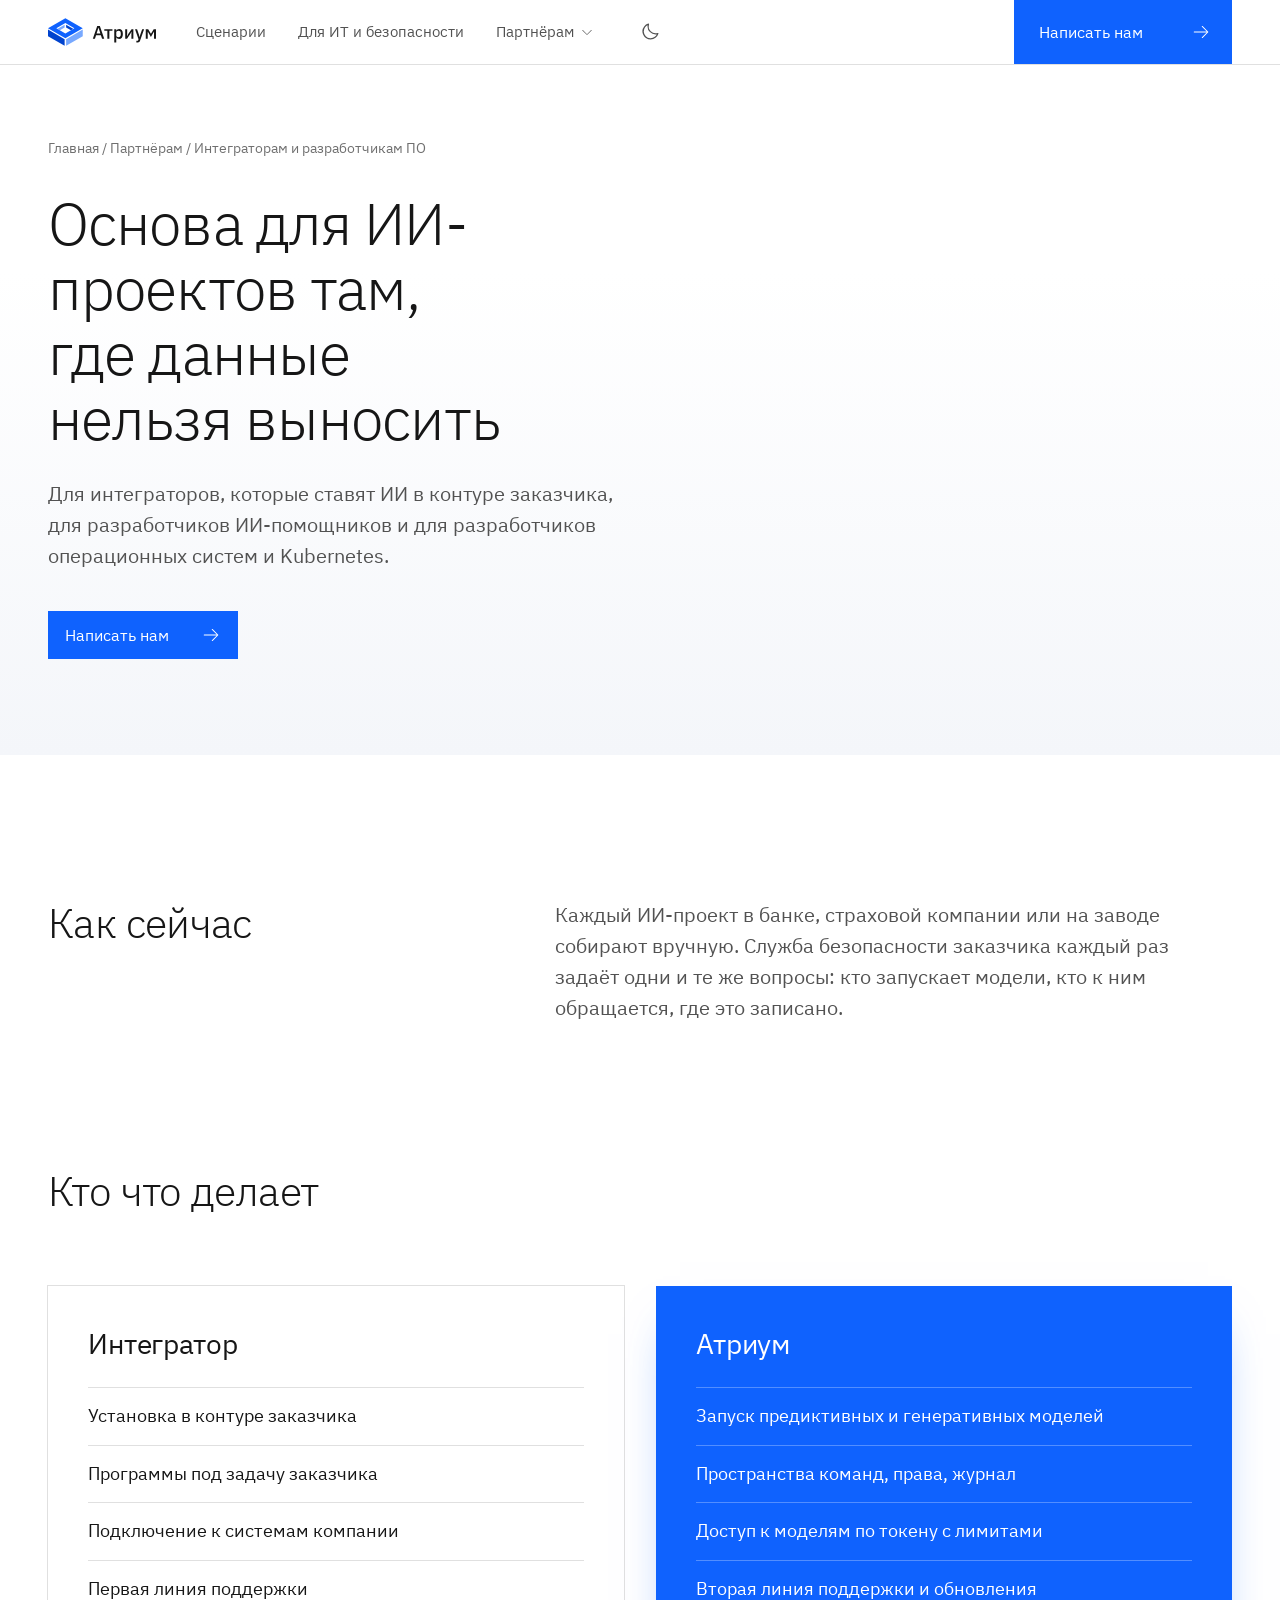
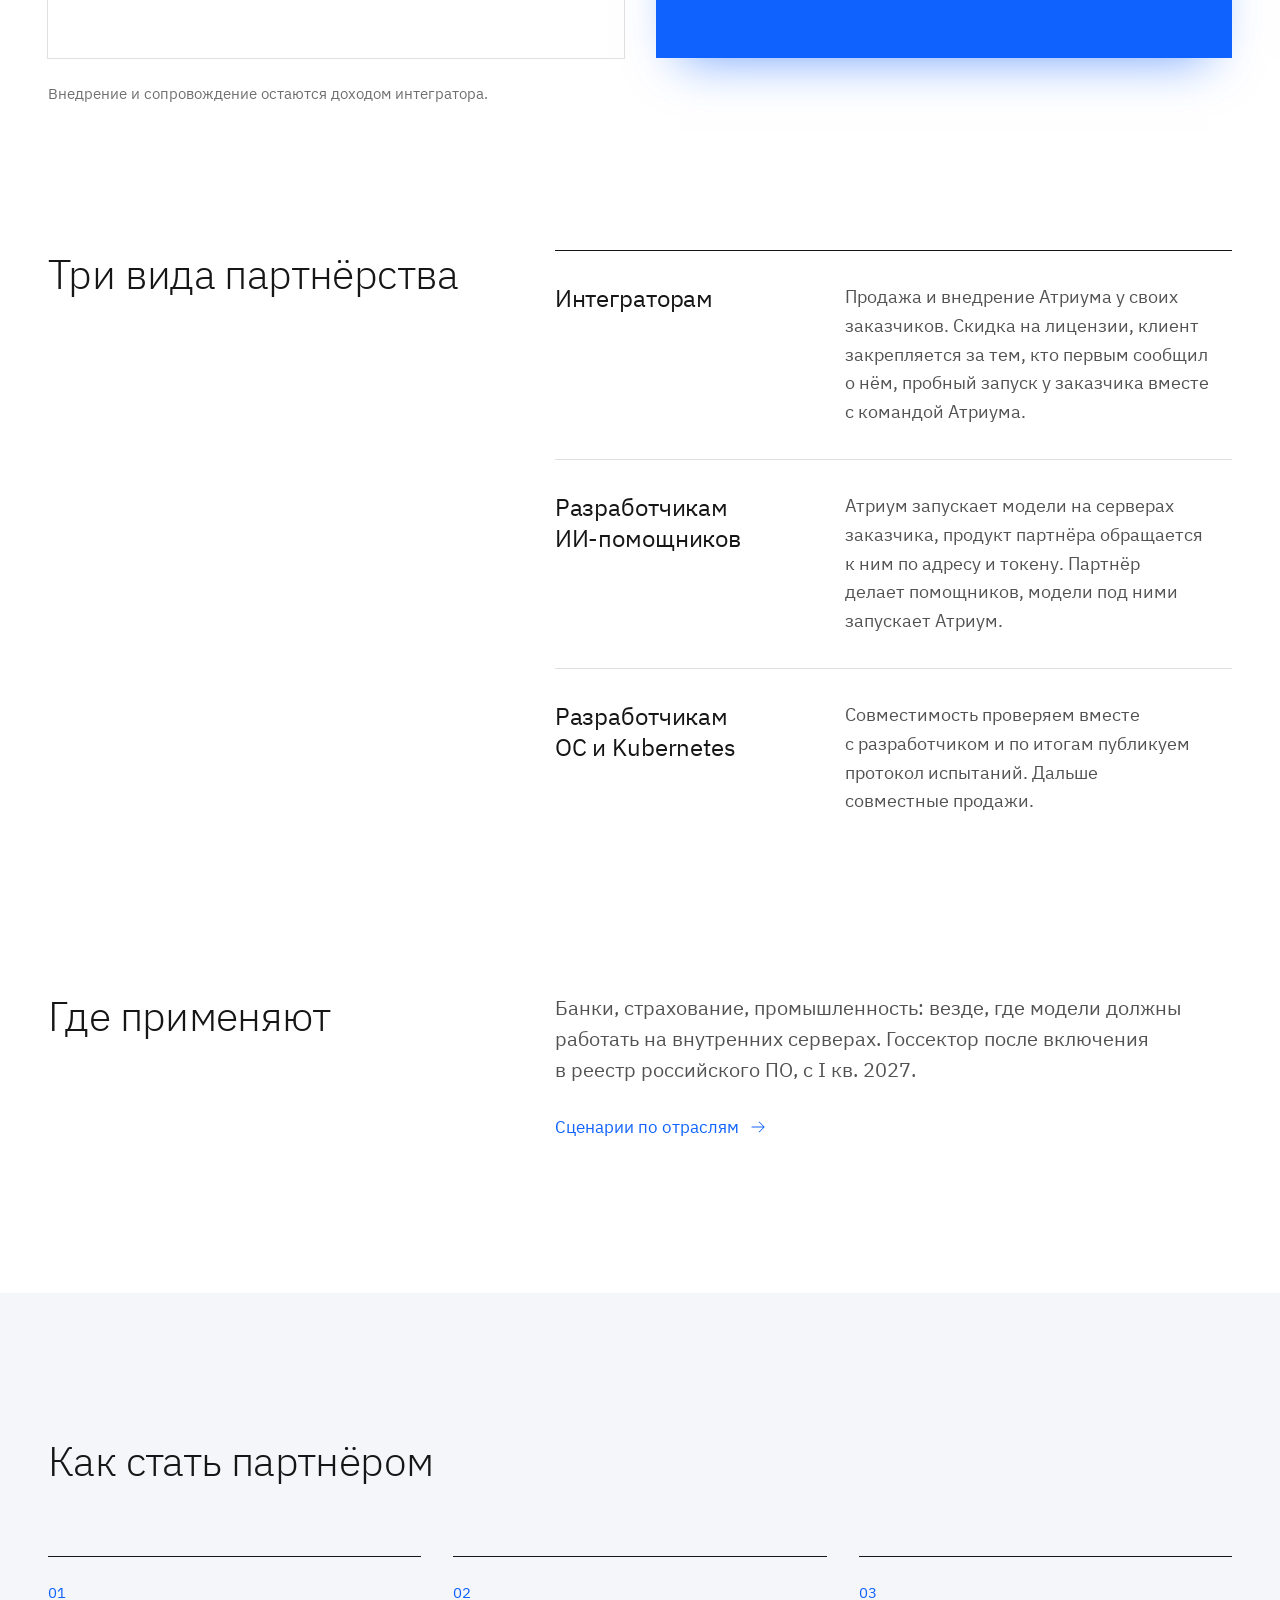
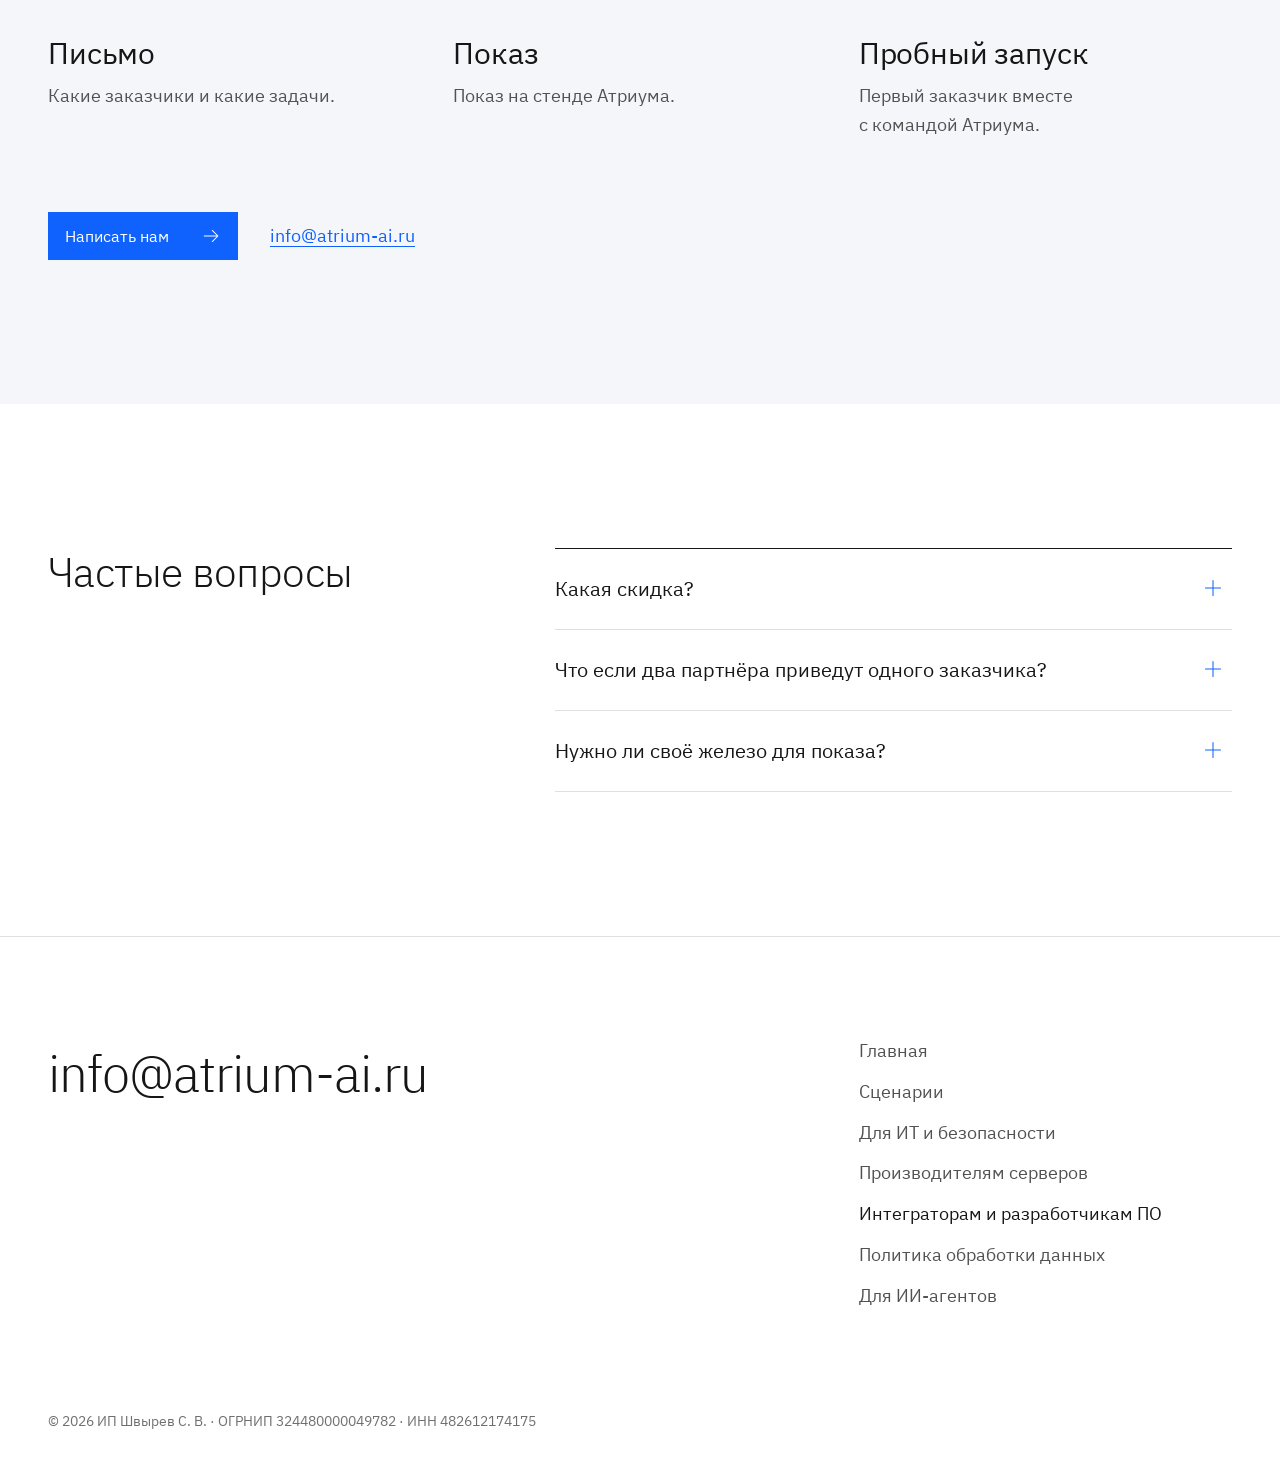
<file: partners-integrators.html>
<!doctype html>
<html lang="ru">
<head>
<meta charset="utf-8">
<meta name="viewport" content="width=device-width, initial-scale=1">
<title>Атриум для интеграторов и разработчиков ПО</title>
<meta name="description" content="Основа для ИИ-проектов у заказчиков, которым нельзя выносить данные наружу.">
<meta property="og:type" content="website"><meta property="og:locale" content="ru_RU"><meta property="og:site_name" content="Атриум">
<meta property="og:title" content="Атриум для интеграторов и разработчиков ПО"><meta property="og:description" content="Основа для ИИ-проектов у заказчиков, которым нельзя выносить данные наружу."><meta property="og:url" content="https://atrium-ai.ru/partners-integrators.html">
<meta property="og:image" content="https://atrium-ai.ru/og.png"><meta property="og:image:width" content="1200"><meta property="og:image:height" content="630"><meta property="og:image:alt" content="Атриум: модели на внутренних серверах компании">
<meta name="twitter:card" content="summary_large_image">
<link rel="canonical" href="https://atrium-ai.ru/partners-integrators.html">
<script type="application/ld+json">
{
  "@context": "https://schema.org",
  "@type": "Organization",
  "@id": "https://atrium-ai.ru/#organization",
  "name": "Атриум",
  "alternateName": "Atrium AI Platform",
  "url": "https://atrium-ai.ru/",
  "logo": "https://atrium-ai.ru/logo.svg",
  "description": "Атриум — программа для запуска предиктивных и генеративных моделей на внутренних серверах компании. Компания сама выбирает модели и сама управляет доступом к ним. Работает без интернета.",
  "disambiguatingDescription": "Российская программа для запуска моделей в контуре компании. Не связана с Atrium.ai, atrium.me, atrium.st и другими одноимёнными продуктами.",
  "email": "info@atrium-ai.ru",
  "contactPoint": {
    "@type": "ContactPoint",
    "contactType": "sales",
    "email": "info@atrium-ai.ru",
    "availableLanguage": ["ru"]
  },
  "address": {
    "@type": "PostalAddress",
    "addressCountry": "RU"
  },
  "areaServed": {
    "@type": "Country",
    "name": "Россия"
  },
  "knowsAbout": [
    "запуск моделей на внутренних серверах",
    "предиктивные модели",
    "генеративные модели",
    "модели в закрытом контуре",
    "доступ к моделям и журнал действий"
  ],
  "makesOffer": {
    "@type": "Offer",
    "itemOffered": {
      "@type": "SoftwareApplication",
      "name": "Атриум",
      "applicationCategory": "BusinessApplication",
      "operatingSystem": "Linux",
      "description": "Запуск предиктивных и генеративных моделей на внутренних серверах компании: пространства команд, права, квоты, журнал. Генеративные модели отвечают по адресу в формате OpenAI.",
      "featureList": [
        "Запуск предиктивных и генеративных моделей из браузера",
        "Открытые и собственные модели: scikit-learn, XGBoost, LightGBM, ONNX, PyTorch, TensorFlow",
        "Версии модели и проверка файлов при добавлении",
        "Пространства команд и права",
        "Свой вход, подключение каталога AD или LDAP",
        "Доступ к модели по токену с лимитами, адрес в формате OpenAI",
        "Журнал действий",
        "Работа без интернета, установка на закрытые серверы в один шаг"
      ]
    },
    "priceSpecification": {
      "@type": "PriceSpecification",
      "description": "Годовая лицензия. Цена зависит от числа пользователей и видеокарт; расчёт — после показа."
    }
  }
}
</script>
<script type="application/ld+json">
{
  "@context": "https://schema.org",
  "@type": "WebSite",
  "@id": "https://atrium-ai.ru/#website",
  "url": "https://atrium-ai.ru/",
  "name": "Атриум",
  "inLanguage": "ru",
  "publisher": { "@id": "https://atrium-ai.ru/#organization" }
}
</script>
<link rel="icon" href="brand/favicon.ico" sizes="48x48">
<link rel="icon" href="brand/favicon.svg" type="image/svg+xml">
<link rel="apple-touch-icon" href="brand/apple-touch-icon.png">
<link rel="manifest" href="site.webmanifest">
<meta name="theme-color" content="#ffffff">
<script>
/* выбор темы применяем до первой отрисовки: иначе у тех, кто выбрал тёмную,
   страница успевает мигнуть светлой */
try {
  var t = localStorage.getItem('atrium-theme');
  if (t === 'dark' || t === 'light') document.documentElement.dataset.scheme = t;
} catch (e) {}
</script>
<link rel="preload" href="fonts/plex-cyrillic-300.woff2" as="font" type="font/woff2" crossorigin>
<link rel="stylesheet" href="site.css">
</head>
<body>
<a class="skip" href="#main">Перейти к содержимому</a>
<header class="top">
  <div class="w">
    <a class="brand" href="./"><img class="logo-l" src="brand/atrium-horizontal-ru.svg" width="108" height="28" alt="Атриум"><img class="logo-d" src="brand/atrium-horizontal-ru-dark.svg" width="108" height="28" alt="" aria-hidden="true"></a>
    <nav class="nav" aria-label="Основное меню">
      <a href="scenarios.html">Сценарии</a><a href="it.html">Для ИТ и безопасности</a>
      <details class="drop"><summary>Партнёрам</summary><div><a href="partners-servers.html">Производителям серверов</a><a href="partners-integrators.html" aria-current="page">Интеграторам и разработчикам ПО</a></div></details>
      <details class="burger"><summary>Меню</summary><div><a href="scenarios.html">Сценарии</a><a href="it.html">Для ИТ и безопасности</a><a href="partners-servers.html">Производителям серверов</a><a href="partners-integrators.html" aria-current="page">Интеграторам и разработчикам ПО</a></div></details>
      <button class="theme" type="button" aria-pressed="false" aria-label="Включить тёмную тему">
        <i class="ic i-moon" aria-hidden="true"></i><i class="ic i-sun" aria-hidden="true"></i>
      </button>
      <a class="btn primary" href="mailto:info@atrium-ai.ru?subject=%D0%9F%D0%B0%D1%80%D1%82%D0%BD%D1%91%D1%80%D1%81%D1%82%D0%B2%D0%BE%3A%20%D0%B8%D0%BD%D1%82%D0%B5%D0%B3%D1%80%D0%B0%D1%82%D0%BE%D1%80">Написать нам</a>
    </nav>
  </div>
</header>
<main id="main">
<div class="page-hero"><div class="w">
  <div class="grid">
    <p class="crumb"><a href="index.html">Главная</a> / Партнёрам / Интеграторам и разработчикам ПО</p>
    <div class="txt">
    <h1>Основа для ИИ-проектов там, где данные нельзя выносить</h1>
    <p class="sub">Для интеграторов, которые ставят ИИ в контуре заказчика, для разработчиков ИИ-помощников и для разработчиков операционных систем и Kubernetes.</p>
    <div class="ctas"><a class="btn primary" href="mailto:info@atrium-ai.ru?subject=%D0%9F%D0%B0%D1%80%D1%82%D0%BD%D1%91%D1%80%D1%81%D1%82%D0%B2%D0%BE%3A%20%D0%B8%D0%BD%D1%82%D0%B5%D0%B3%D1%80%D0%B0%D1%82%D0%BE%D1%80">Написать нам</a></div>
    </div>
    <div class="scene" data-view="apps" role="img" aria-label="Схема: программы заказчика обращаются к моделям через Атриум внутри периметра">
    <canvas></canvas><span class="still"><picture class="still-l"><source media="(max-width:560px)" srcset="assets/scene/partners-integrators-m.webp"><source media="(max-width:1100px)" srcset="assets/scene/partners-integrators-t.webp"><img src="assets/scene/partners-integrators.webp" alt="" loading="lazy"></picture><picture class="still-d"><source media="(max-width:560px)" srcset="assets/scene/partners-integrators-dark-m.webp"><source media="(max-width:1100px)" srcset="assets/scene/partners-integrators-dark-t.webp"><img src="assets/scene/partners-integrators-dark.webp" alt="" loading="lazy"></picture></span>
    <div class="pin d" data-a="apps"><i class="dot"></i><i class="stem"></i><div class="tag"><i class="ic i-plug"></i><div><b>Программы заказчика</b><span>делает интегратор</span></div></div></div>
    <div class="pin l" data-a="core"><i class="dot"></i><i class="stem"></i><div class="tag"><i class="ic i-shield"></i><div><b>Атриум</b><span>запуск моделей, права, журнал</span></div></div></div>
    <p class="cap">Схема</p>
  </div>
  </div>
</div></div>

<section id="now" class="w" aria-labelledby="h-now">
  <div class="grid">
    <div class="sec-head"><h2 id="h-now">Как сейчас</h2></div>
    <div class="sec-body"><p class="lead">Каждый ИИ-проект в банке, страховой компании или на заводе собирают вручную. Служба безопасности заказчика каждый раз задаёт одни и те же вопросы: кто запускает модели, кто к ним обращается, где это записано.</p></div>
  </div>
</section>

<section id="split" class="w" aria-labelledby="h-split">
  <div class="grid">
    <div class="sec-head"><h2 id="h-split">Кто что делает</h2></div>
    <div class="resp">
      <div><h3>Интегратор</h3><ul><li>Установка в контуре заказчика</li><li>Программы под задачу заказчика</li><li>Подключение к системам компании</li><li>Первая линия поддержки</li></ul></div>
      <div><h3>Атриум</h3><ul><li>Запуск предиктивных и генеративных моделей</li><li>Пространства команд, права, журнал</li><li>Доступ к моделям по токену с лимитами</li><li>Вторая линия поддержки и обновления</li></ul></div>
    </div>
    <p class="note">Внедрение и сопровождение остаются доходом интегратора.</p>
  </div>
</section>

<section id="types" class="w" aria-labelledby="h-types">
  <div class="grid">
    <div class="sec-head"><h2 id="h-types">Три вида партнёрства</h2></div>
    <div class="sec-body roles">
      <div class="role"><h3>Интеграторам</h3><p>Продажа и внедрение Атриума у своих заказчиков. Скидка на лицензии, клиент закрепляется за тем, кто первым сообщил о нём, пробный запуск у заказчика вместе с командой Атриума.</p></div>
      <div class="role"><h3>Разработчикам ИИ-помощников</h3><p>Атриум запускает модели на серверах заказчика, продукт партнёра обращается к ним по адресу и токену. Партнёр делает помощников, модели под ними запускает Атриум.</p></div>
      <div class="role"><h3>Разработчикам ОС и Kubernetes</h3><p>Совместимость проверяем вместе с разработчиком и по итогам публикуем протокол испытаний. Дальше совместные продажи.</p></div>
    </div>
  </div>
</section>

<section id="where" class="w" aria-labelledby="h-where">
  <div class="grid">
    <div class="sec-head"><h2 id="h-where">Где применяют</h2></div>
    <div class="sec-body"><p class="lead">Банки, страхование, промышленность: везде, где модели должны работать на внутренних серверах. Госсектор после включения в реестр российского ПО, с I кв. 2027.</p><a class="more" href="scenarios.html">Сценарии по отраслям</a></div>
  </div>
</section>

<section id="start" class="start" aria-labelledby="h-start">
  <div class="w"><div class="grid">
    <div class="sec-head"><h2 id="h-start">Как стать партнёром</h2></div>
    <ol class="ladder on-bg">
      <li><h3>Письмо</h3><p>Какие заказчики и какие задачи.</p></li>
      <li><h3>Показ</h3><p>Показ на стенде Атриума.</p></li>
      <li><h3>Пробный запуск</h3><p>Первый заказчик вместе с командой Атриума.</p></li>
    </ol>
    <div class="cta-row"><a class="btn primary" href="mailto:info@atrium-ai.ru?subject=%D0%9F%D0%B0%D1%80%D1%82%D0%BD%D1%91%D1%80%D1%81%D1%82%D0%B2%D0%BE%3A%20%D0%B8%D0%BD%D1%82%D0%B5%D0%B3%D1%80%D0%B0%D1%82%D0%BE%D1%80">Написать нам</a><a class="mail" href="mailto:info@atrium-ai.ru?subject=%D0%9F%D0%B0%D1%80%D1%82%D0%BD%D1%91%D1%80%D1%81%D1%82%D0%B2%D0%BE%3A%20%D0%B8%D0%BD%D1%82%D0%B5%D0%B3%D1%80%D0%B0%D1%82%D0%BE%D1%80">info@atrium-ai.ru</a></div>
  </div></div>
</section>

<section id="faq" class="w" aria-labelledby="h-faq">
  <div class="grid">
    <div class="sec-head"><h2 id="h-faq">Частые вопросы</h2></div>
    <div class="sec-body faq">
      <details><summary>Какая скидка?</summary><p>Размер обсуждается при первом разговоре и зависит от того, кто ведёт внедрение.</p></details>
      <details><summary>Что если два партнёра приведут одного заказчика?</summary><p>Клиент закрепляется за тем, кто первым сообщил о нём.</p></details>
      <details><summary>Нужно ли своё железо для показа?</summary><p>Нет. Показ идёт на стенде Атриума.</p></details>
    </div>
  </div>
</section>
</main>
<footer>
  <div class="w"><div class="grid">
    <a class="mailbig" href="mailto:info@atrium-ai.ru?subject=%D0%9F%D0%B0%D1%80%D1%82%D0%BD%D1%91%D1%80%D1%81%D1%82%D0%B2%D0%BE%3A%20%D0%B8%D0%BD%D1%82%D0%B5%D0%B3%D1%80%D0%B0%D1%82%D0%BE%D1%80">info@atrium-ai.ru</a>
    <nav aria-label="Разделы сайта"><a href="./">Главная</a><a href="scenarios.html">Сценарии</a><a href="it.html">Для ИТ и безопасности</a><a href="partners-servers.html">Производителям серверов</a><a href="partners-integrators.html" aria-current="page">Интеграторам и разработчикам ПО</a><a href="policy.html">Политика обработки данных</a><a href="llms.txt">Для ИИ-агентов</a></nav>
    <p class="copy">© 2026 ИП Швырев С. В. · ОГРНИП 324480000049782 · ИНН 482612174175</p>
  </div></div>
</footer>
<p class="toast" role="status" aria-live="polite"></p>
<script src="site.js" defer></script>
<script type="module" src="scene.js"></script>
<script>setTimeout(function(){var s=document.querySelector('.scene');if(!s.classList.contains('ready'))s.classList.add('still-on')},4000)</script>
<noscript><style>.scene{opacity:1}.scene .still{display:block;position:absolute;inset:-140px 0 0}.scene .still-l{display:block}.scene .still img{width:100%;height:100%;object-fit:contain}.scene .pin{display:none}</style></noscript>
</body>
</html>
</file>
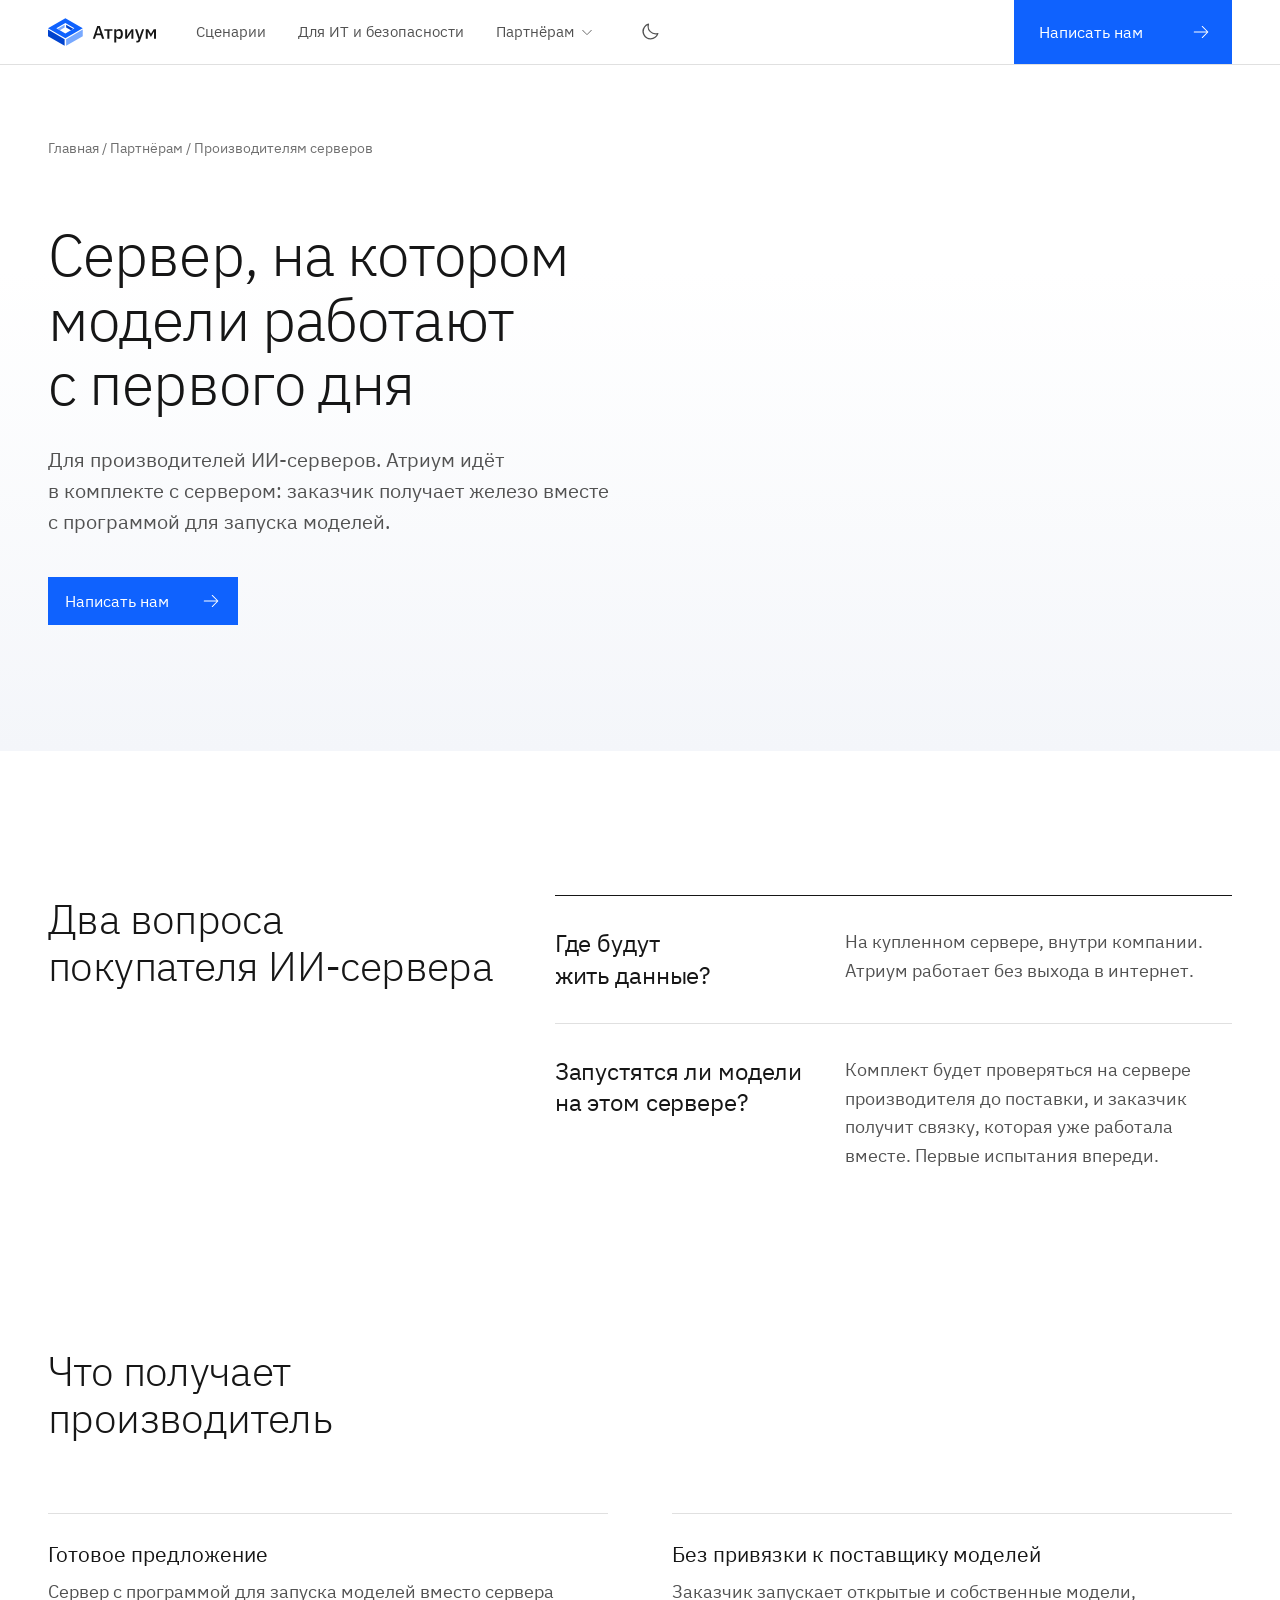
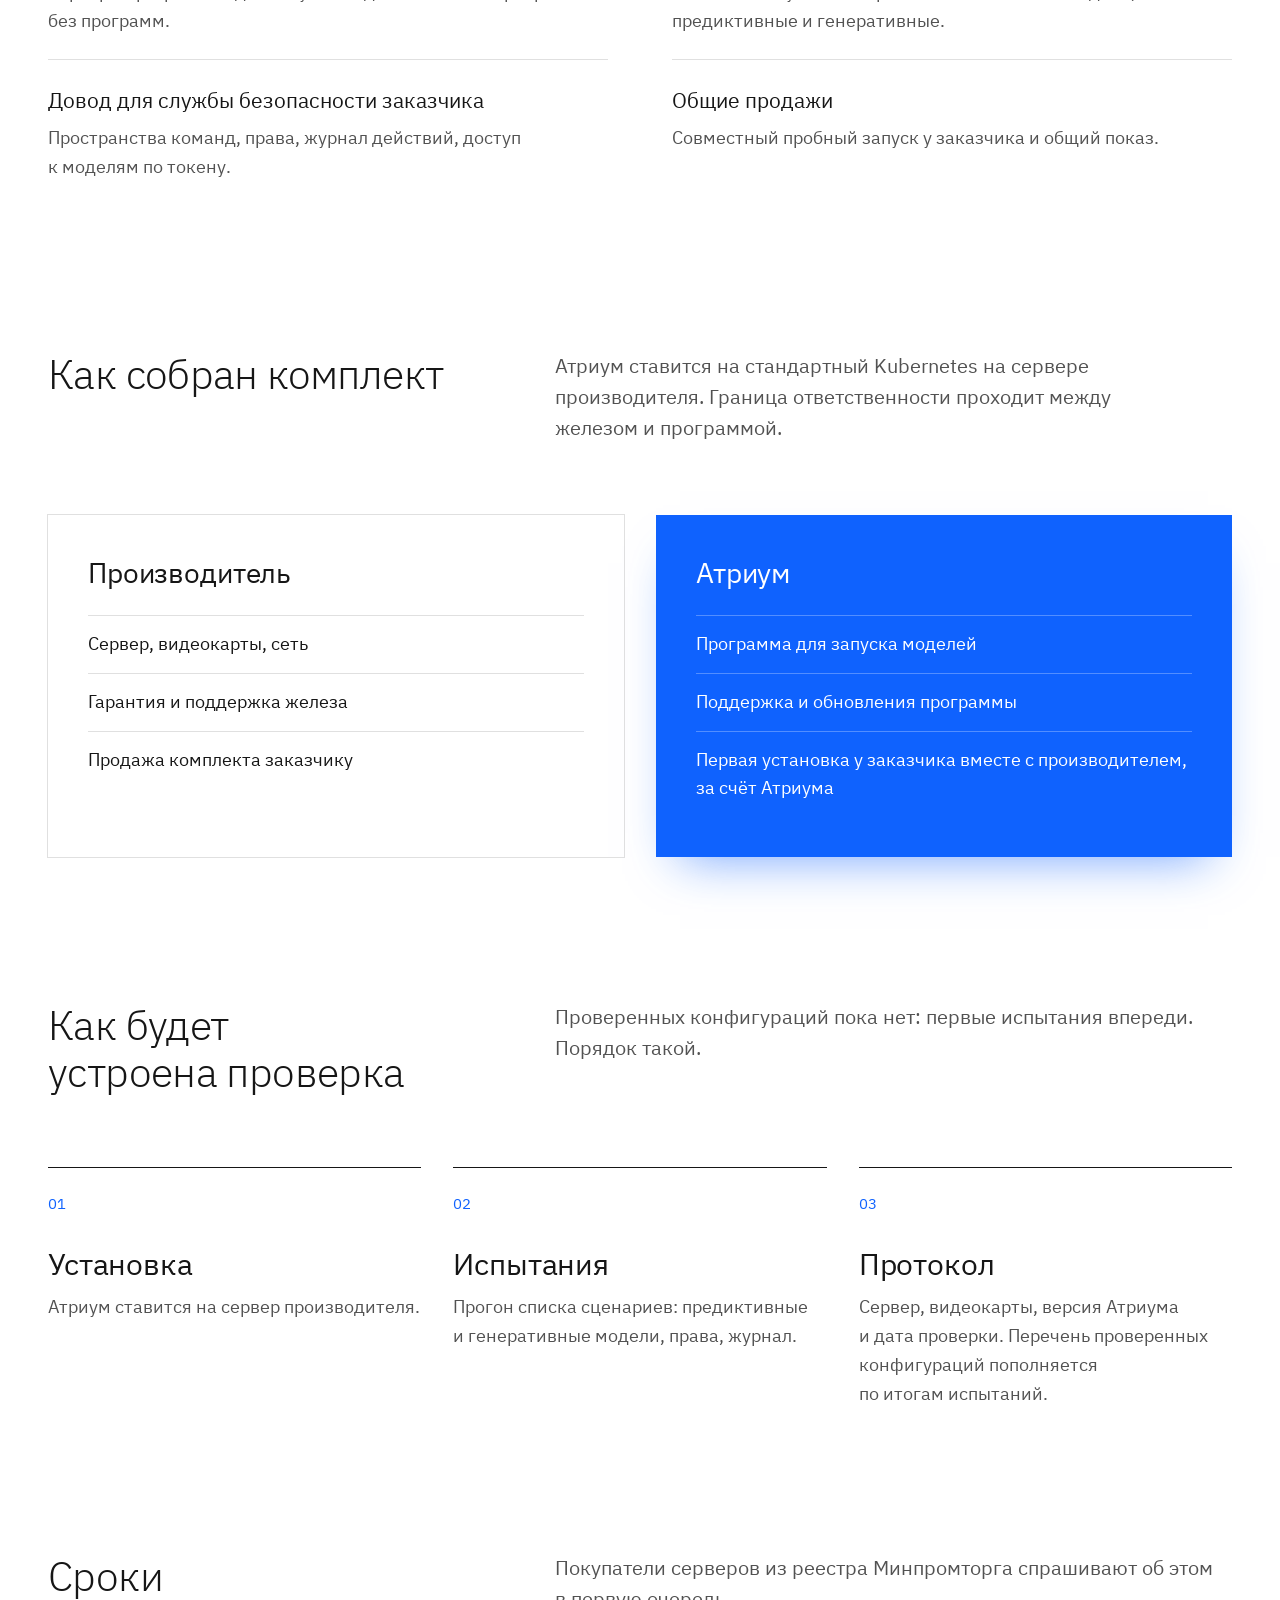
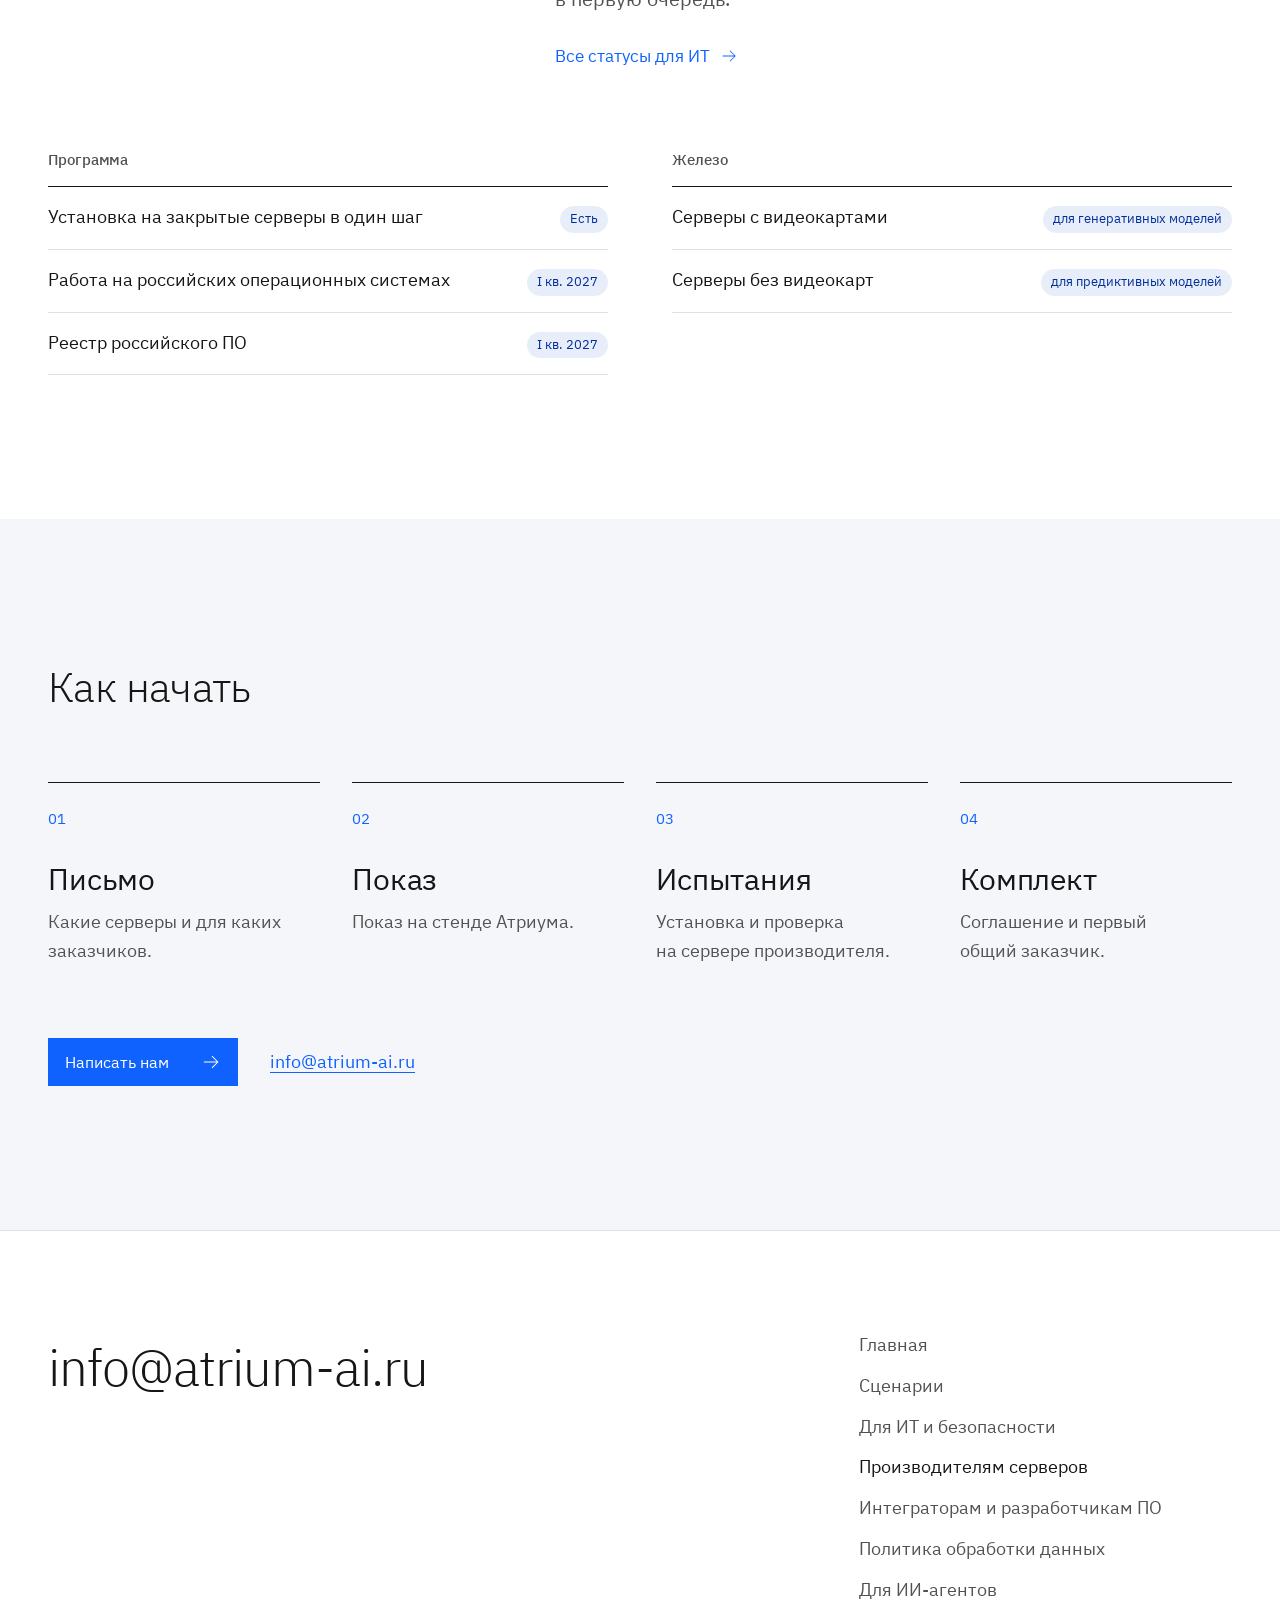
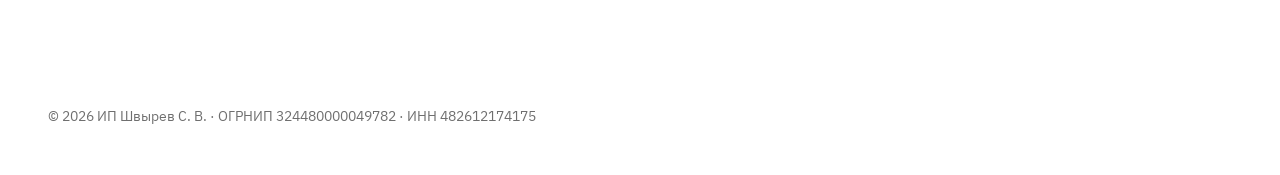
<file: partners-servers.html>
<!doctype html>
<html lang="ru">
<head>
<meta charset="utf-8">
<meta name="viewport" content="width=device-width, initial-scale=1">
<title>Атриум для производителей серверов</title>
<meta name="description" content="Атриум в комплекте с ИИ-сервером: модели запускаются на сервере с первого дня.">
<meta property="og:type" content="website"><meta property="og:locale" content="ru_RU"><meta property="og:site_name" content="Атриум">
<meta property="og:title" content="Атриум для производителей серверов"><meta property="og:description" content="Атриум в комплекте с ИИ-сервером: модели запускаются на сервере с первого дня."><meta property="og:url" content="https://atrium-ai.ru/partners-servers.html">
<meta property="og:image" content="https://atrium-ai.ru/og.png"><meta property="og:image:width" content="1200"><meta property="og:image:height" content="630"><meta property="og:image:alt" content="Атриум: модели на внутренних серверах компании">
<meta name="twitter:card" content="summary_large_image">
<link rel="canonical" href="https://atrium-ai.ru/partners-servers.html">
<script type="application/ld+json">
{
  "@context": "https://schema.org",
  "@type": "Organization",
  "@id": "https://atrium-ai.ru/#organization",
  "name": "Атриум",
  "alternateName": "Atrium AI Platform",
  "url": "https://atrium-ai.ru/",
  "logo": "https://atrium-ai.ru/logo.svg",
  "description": "Атриум — программа для запуска предиктивных и генеративных моделей на внутренних серверах компании. Компания сама выбирает модели и сама управляет доступом к ним. Работает без интернета.",
  "disambiguatingDescription": "Российская программа для запуска моделей в контуре компании. Не связана с Atrium.ai, atrium.me, atrium.st и другими одноимёнными продуктами.",
  "email": "info@atrium-ai.ru",
  "contactPoint": {
    "@type": "ContactPoint",
    "contactType": "sales",
    "email": "info@atrium-ai.ru",
    "availableLanguage": ["ru"]
  },
  "address": {
    "@type": "PostalAddress",
    "addressCountry": "RU"
  },
  "areaServed": {
    "@type": "Country",
    "name": "Россия"
  },
  "knowsAbout": [
    "запуск моделей на внутренних серверах",
    "предиктивные модели",
    "генеративные модели",
    "модели в закрытом контуре",
    "доступ к моделям и журнал действий"
  ],
  "makesOffer": {
    "@type": "Offer",
    "itemOffered": {
      "@type": "SoftwareApplication",
      "name": "Атриум",
      "applicationCategory": "BusinessApplication",
      "operatingSystem": "Linux",
      "description": "Запуск предиктивных и генеративных моделей на внутренних серверах компании: пространства команд, права, квоты, журнал. Генеративные модели отвечают по адресу в формате OpenAI.",
      "featureList": [
        "Запуск предиктивных и генеративных моделей из браузера",
        "Открытые и собственные модели: scikit-learn, XGBoost, LightGBM, ONNX, PyTorch, TensorFlow",
        "Версии модели и проверка файлов при добавлении",
        "Пространства команд и права",
        "Свой вход, подключение каталога AD или LDAP",
        "Доступ к модели по токену с лимитами, адрес в формате OpenAI",
        "Журнал действий",
        "Работа без интернета, установка на закрытые серверы в один шаг"
      ]
    },
    "priceSpecification": {
      "@type": "PriceSpecification",
      "description": "Годовая лицензия. Цена зависит от числа пользователей и видеокарт; расчёт — после показа."
    }
  }
}
</script>
<script type="application/ld+json">
{
  "@context": "https://schema.org",
  "@type": "WebSite",
  "@id": "https://atrium-ai.ru/#website",
  "url": "https://atrium-ai.ru/",
  "name": "Атриум",
  "inLanguage": "ru",
  "publisher": { "@id": "https://atrium-ai.ru/#organization" }
}
</script>
<link rel="icon" href="brand/favicon.ico" sizes="48x48">
<link rel="icon" href="brand/favicon.svg" type="image/svg+xml">
<link rel="apple-touch-icon" href="brand/apple-touch-icon.png">
<link rel="manifest" href="site.webmanifest">
<meta name="theme-color" content="#ffffff">
<script>
/* выбор темы применяем до первой отрисовки: иначе у тех, кто выбрал тёмную,
   страница успевает мигнуть светлой */
try {
  var t = localStorage.getItem('atrium-theme');
  if (t === 'dark' || t === 'light') document.documentElement.dataset.scheme = t;
} catch (e) {}
</script>
<link rel="preload" href="fonts/plex-cyrillic-300.woff2" as="font" type="font/woff2" crossorigin>
<link rel="stylesheet" href="site.css">
</head>
<body>
<a class="skip" href="#main">Перейти к содержимому</a>
<header class="top">
  <div class="w">
    <a class="brand" href="./"><img class="logo-l" src="brand/atrium-horizontal-ru.svg" width="108" height="28" alt="Атриум"><img class="logo-d" src="brand/atrium-horizontal-ru-dark.svg" width="108" height="28" alt="" aria-hidden="true"></a>
    <nav class="nav" aria-label="Основное меню">
      <a href="scenarios.html">Сценарии</a><a href="it.html">Для ИТ и безопасности</a>
      <details class="drop"><summary>Партнёрам</summary><div><a href="partners-servers.html" aria-current="page">Производителям серверов</a><a href="partners-integrators.html">Интеграторам и разработчикам ПО</a></div></details>
      <details class="burger"><summary>Меню</summary><div><a href="scenarios.html">Сценарии</a><a href="it.html">Для ИТ и безопасности</a><a href="partners-servers.html" aria-current="page">Производителям серверов</a><a href="partners-integrators.html">Интеграторам и разработчикам ПО</a></div></details>
      <button class="theme" type="button" aria-pressed="false" aria-label="Включить тёмную тему">
        <i class="ic i-moon" aria-hidden="true"></i><i class="ic i-sun" aria-hidden="true"></i>
      </button>
      <a class="btn primary" href="mailto:info@atrium-ai.ru?subject=%D0%9F%D0%B0%D1%80%D1%82%D0%BD%D1%91%D1%80%D1%81%D1%82%D0%B2%D0%BE%3A%20%D1%81%D0%B5%D1%80%D0%B2%D0%B5%D1%80%D1%8B">Написать нам</a>
    </nav>
  </div>
</header>
<main id="main">
<div class="page-hero"><div class="w">
  <div class="grid">
    <p class="crumb"><a href="index.html">Главная</a> / Партнёрам / Производителям серверов</p>
    <div class="txt">
    <h1>Сервер, на котором модели работают с первого дня</h1>
    <p class="sub">Для производителей ИИ-серверов. Атриум идёт в комплекте с сервером: заказчик получает железо вместе с программой для запуска моделей.</p>
    <div class="ctas"><a class="btn primary" href="mailto:info@atrium-ai.ru?subject=%D0%9F%D0%B0%D1%80%D1%82%D0%BD%D1%91%D1%80%D1%81%D1%82%D0%B2%D0%BE%3A%20%D1%81%D0%B5%D1%80%D0%B2%D0%B5%D1%80%D1%8B">Написать нам</a></div>
    </div>
    <div class="scene" data-view="servers" role="img" aria-label="Схема: серверы производителя внутри периметра заказчика, на них работает Атриум">
    <canvas></canvas><span class="still"><picture class="still-l"><source media="(max-width:560px)" srcset="assets/scene/partners-servers-m.webp"><source media="(max-width:1100px)" srcset="assets/scene/partners-servers-t.webp"><img src="assets/scene/partners-servers.webp" alt="" loading="lazy"></picture><picture class="still-d"><source media="(max-width:560px)" srcset="assets/scene/partners-servers-dark-m.webp"><source media="(max-width:1100px)" srcset="assets/scene/partners-servers-dark-t.webp"><img src="assets/scene/partners-servers-dark.webp" alt="" loading="lazy"></picture></span>
    <div class="pin l" data-a="rack"><i class="dot"></i><i class="stem"></i><div class="tag"><i class="ic i-srv"></i><div><b>Сервер производителя</b><span>железо, гарантия, поставка</span></div></div></div>
    <div class="pin d" data-a="core"><i class="dot"></i><i class="stem"></i><div class="tag"><i class="ic i-shield"></i><div><b>Атриум</b><span>запуск моделей, права, журнал</span></div></div></div>
    <p class="cap">Схема</p>
  </div>
  </div>
</div></div>

<section id="questions" class="w" aria-labelledby="h-q">
  <div class="grid">
    <div class="sec-head"><h2 id="h-q">Два вопроса покупателя ИИ-сервера</h2></div>
    <div class="sec-body roles">
      <div class="role"><h3>Где будут жить данные?</h3><p>На купленном сервере, внутри компании. Атриум работает без выхода в интернет.</p></div>
      <div class="role"><h3>Запустятся ли модели на этом сервере?</h3><p>Комплект будет проверяться на сервере производителя до поставки, и заказчик получит связку, которая уже работала вместе. Первые испытания впереди.</p></div>
    </div>
  </div>
</section>

<section id="gain" class="w" aria-labelledby="h-gain">
  <div class="grid">
    <div class="sec-head"><h2 id="h-gain">Что получает производитель</h2></div>
    <ul class="plain">
      <li><b>Готовое предложение</b><span>Сервер с программой для запуска моделей вместо сервера без программ.</span></li>
      <li><b>Без привязки к поставщику моделей</b><span>Заказчик запускает открытые и собственные модели, предиктивные и генеративные.</span></li>
      <li><b>Довод для службы безопасности заказчика</b><span>Пространства команд, права, журнал действий, доступ к моделям по токену.</span></li>
      <li><b>Общие продажи</b><span>Совместный пробный запуск у заказчика и общий показ.</span></li>
    </ul>
  </div>
</section>

<section id="kit" class="w" aria-labelledby="h-kit">
  <div class="grid">
    <div class="sec-head"><h2 id="h-kit">Как собран комплект</h2></div>
    <div class="sec-body"><p class="lead">Атриум ставится на стандартный Kubernetes на сервере производителя. Граница ответственности проходит между железом и программой.</p></div>
    <div class="resp">
      <div><h3>Производитель</h3><ul><li>Сервер, видеокарты, сеть</li><li>Гарантия и поддержка железа</li><li>Продажа комплекта заказчику</li></ul></div>
      <div><h3>Атриум</h3><ul><li>Программа для запуска моделей</li><li>Поддержка и обновления программы</li><li>Первая установка у заказчика вместе с производителем, за счёт Атриума</li></ul></div>
    </div>
  </div>
</section>

<section id="check" class="w" aria-labelledby="h-check">
  <div class="grid">
    <div class="sec-head"><h2 id="h-check">Как будет устроена проверка</h2></div>
    <div class="sec-body"><p class="lead">Проверенных конфигураций пока нет: первые испытания впереди. Порядок такой.</p></div>
    <ol class="ladder">
      <li><h3>Установка</h3><p>Атриум ставится на сервер производителя.</p></li>
      <li><h3>Испытания</h3><p>Прогон списка сценариев: предиктивные и генеративные модели, права, журнал.</p></li>
      <li><h3>Протокол</h3><p>Сервер, видеокарты, версия Атриума и дата проверки. Перечень проверенных конфигураций пополняется по итогам испытаний.</p></li>
    </ol>
  </div>
</section>

<section id="status" class="w" aria-labelledby="h-status">
  <div class="grid">
    <div class="sec-head"><h2 id="h-status">Сроки</h2></div>
    <div class="sec-body"><p class="lead">Покупатели серверов из реестра Минпромторга спрашивают об этом в первую очередь.</p><a class="more" href="it.html">Все статусы для ИТ</a></div>
    <div class="cols">
      <div><h3>Программа</h3><ul>
        <li>Установка на закрытые серверы в один шаг<span>Есть</span></li>
        <li>Работа на российских операционных системах<span>I кв. 2027</span></li>
        <li>Реестр российского ПО<span>I кв. 2027</span></li>
      </ul></div>
      <div><h3>Железо</h3><ul>
        <li>Серверы с видеокартами<span>для генеративных моделей</span></li>
        <li>Серверы без видеокарт<span>для предиктивных моделей</span></li>
      </ul></div>
    </div>
  </div>
</section>

<section id="start" class="start" aria-labelledby="h-start">
  <div class="w"><div class="grid">
    <div class="sec-head"><h2 id="h-start">Как начать</h2></div>
    <ol class="ladder four on-bg">
      <li><h3>Письмо</h3><p>Какие серверы и для каких заказчиков.</p></li>
      <li><h3>Показ</h3><p>Показ на стенде Атриума.</p></li>
      <li><h3>Испытания</h3><p>Установка и проверка на сервере производителя.</p></li>
      <li><h3>Комплект</h3><p>Соглашение и первый общий заказчик.</p></li>
    </ol>
    <div class="cta-row"><a class="btn primary" href="mailto:info@atrium-ai.ru?subject=%D0%9F%D0%B0%D1%80%D1%82%D0%BD%D1%91%D1%80%D1%81%D1%82%D0%B2%D0%BE%3A%20%D1%81%D0%B5%D1%80%D0%B2%D0%B5%D1%80%D1%8B">Написать нам</a><a class="mail" href="mailto:info@atrium-ai.ru?subject=%D0%9F%D0%B0%D1%80%D1%82%D0%BD%D1%91%D1%80%D1%81%D1%82%D0%B2%D0%BE%3A%20%D1%81%D0%B5%D1%80%D0%B2%D0%B5%D1%80%D1%8B">info@atrium-ai.ru</a></div>
  </div></div>
</section>
</main>
<footer>
  <div class="w"><div class="grid">
    <a class="mailbig" href="mailto:info@atrium-ai.ru?subject=%D0%9F%D0%B0%D1%80%D1%82%D0%BD%D1%91%D1%80%D1%81%D1%82%D0%B2%D0%BE%3A%20%D1%81%D0%B5%D1%80%D0%B2%D0%B5%D1%80%D1%8B">info@atrium-ai.ru</a>
    <nav aria-label="Разделы сайта"><a href="./">Главная</a><a href="scenarios.html">Сценарии</a><a href="it.html">Для ИТ и безопасности</a><a href="partners-servers.html" aria-current="page">Производителям серверов</a><a href="partners-integrators.html">Интеграторам и разработчикам ПО</a><a href="policy.html">Политика обработки данных</a><a href="llms.txt">Для ИИ-агентов</a></nav>
    <p class="copy">© 2026 ИП Швырев С. В. · ОГРНИП 324480000049782 · ИНН 482612174175</p>
  </div></div>
</footer>
<p class="toast" role="status" aria-live="polite"></p>
<script src="site.js" defer></script>
<script type="module" src="scene.js"></script>
<script>setTimeout(function(){var s=document.querySelector('.scene');if(!s.classList.contains('ready'))s.classList.add('still-on')},4000)</script>
<noscript><style>.scene{opacity:1}.scene .still{display:block;position:absolute;inset:-140px 0 0}.scene .still-l{display:block}.scene .still img{width:100%;height:100%;object-fit:contain}.scene .pin{display:none}</style></noscript>
</body>
</html>
</file>
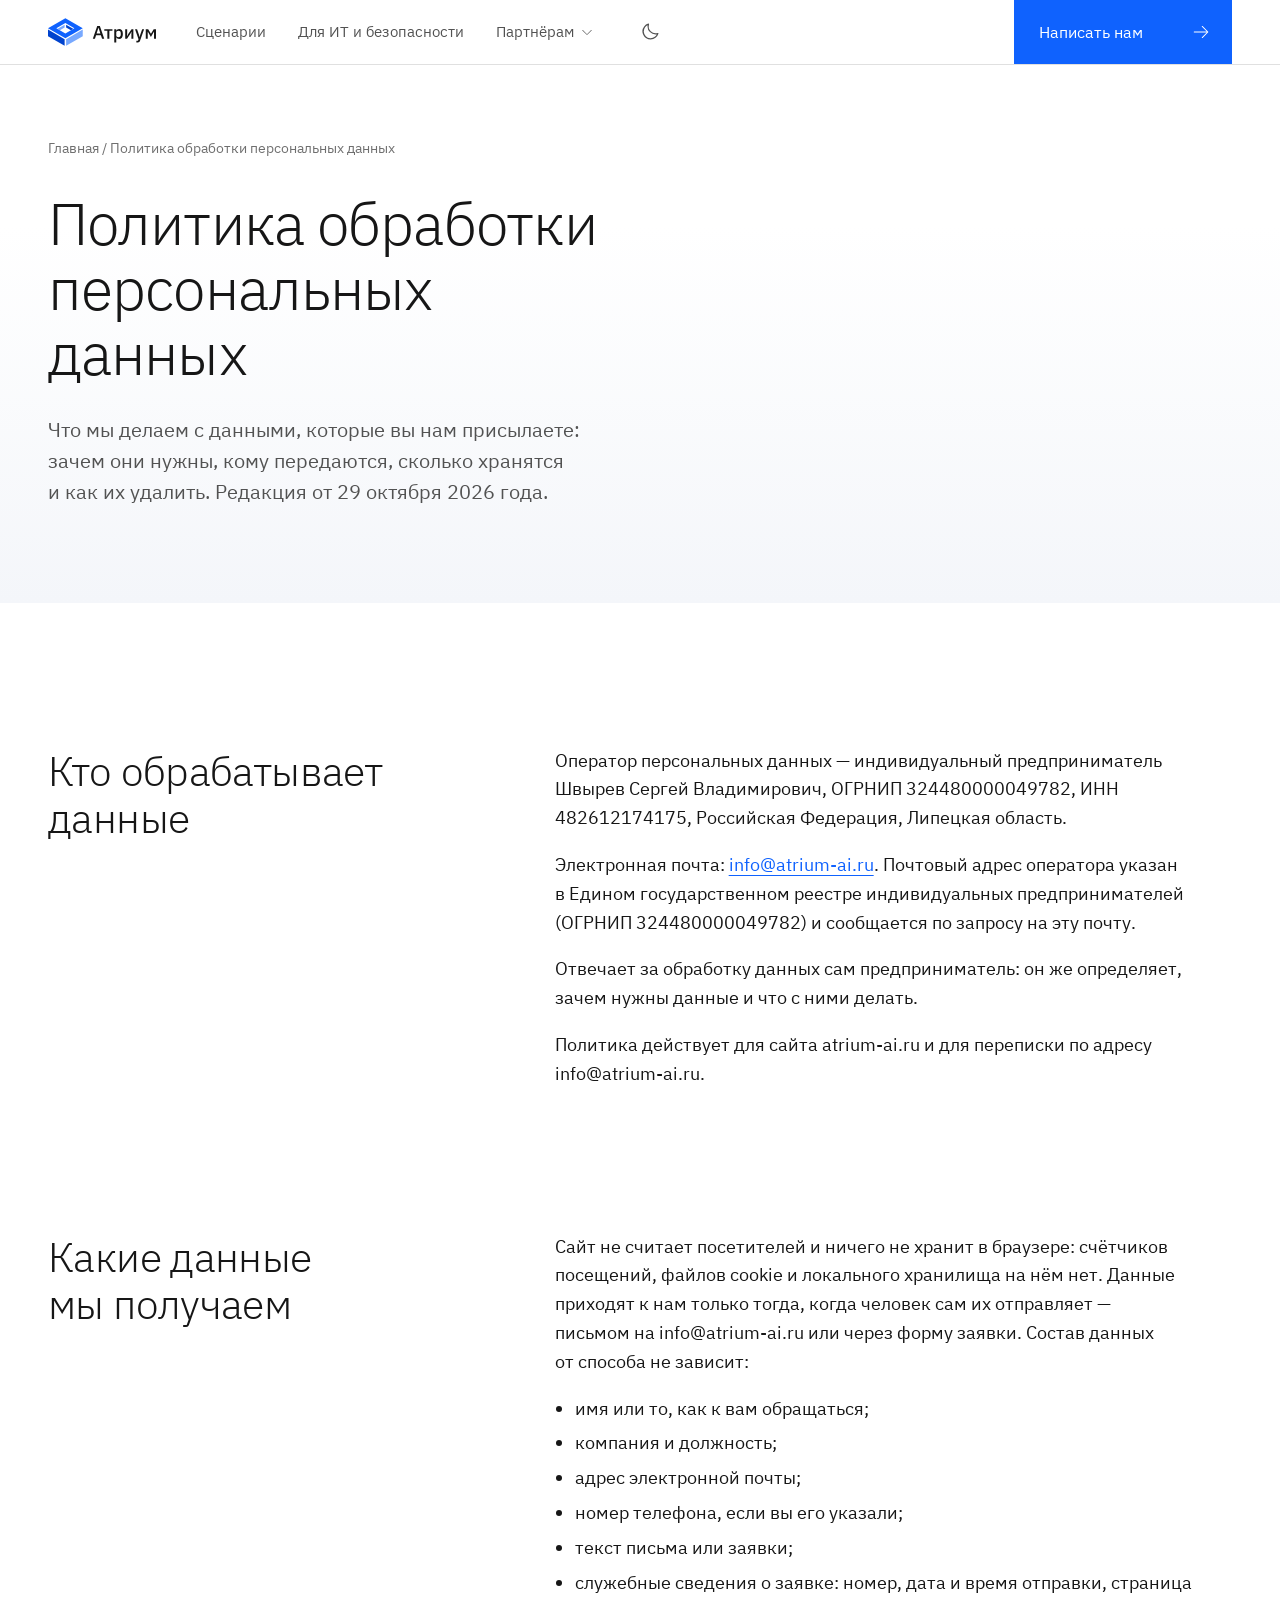
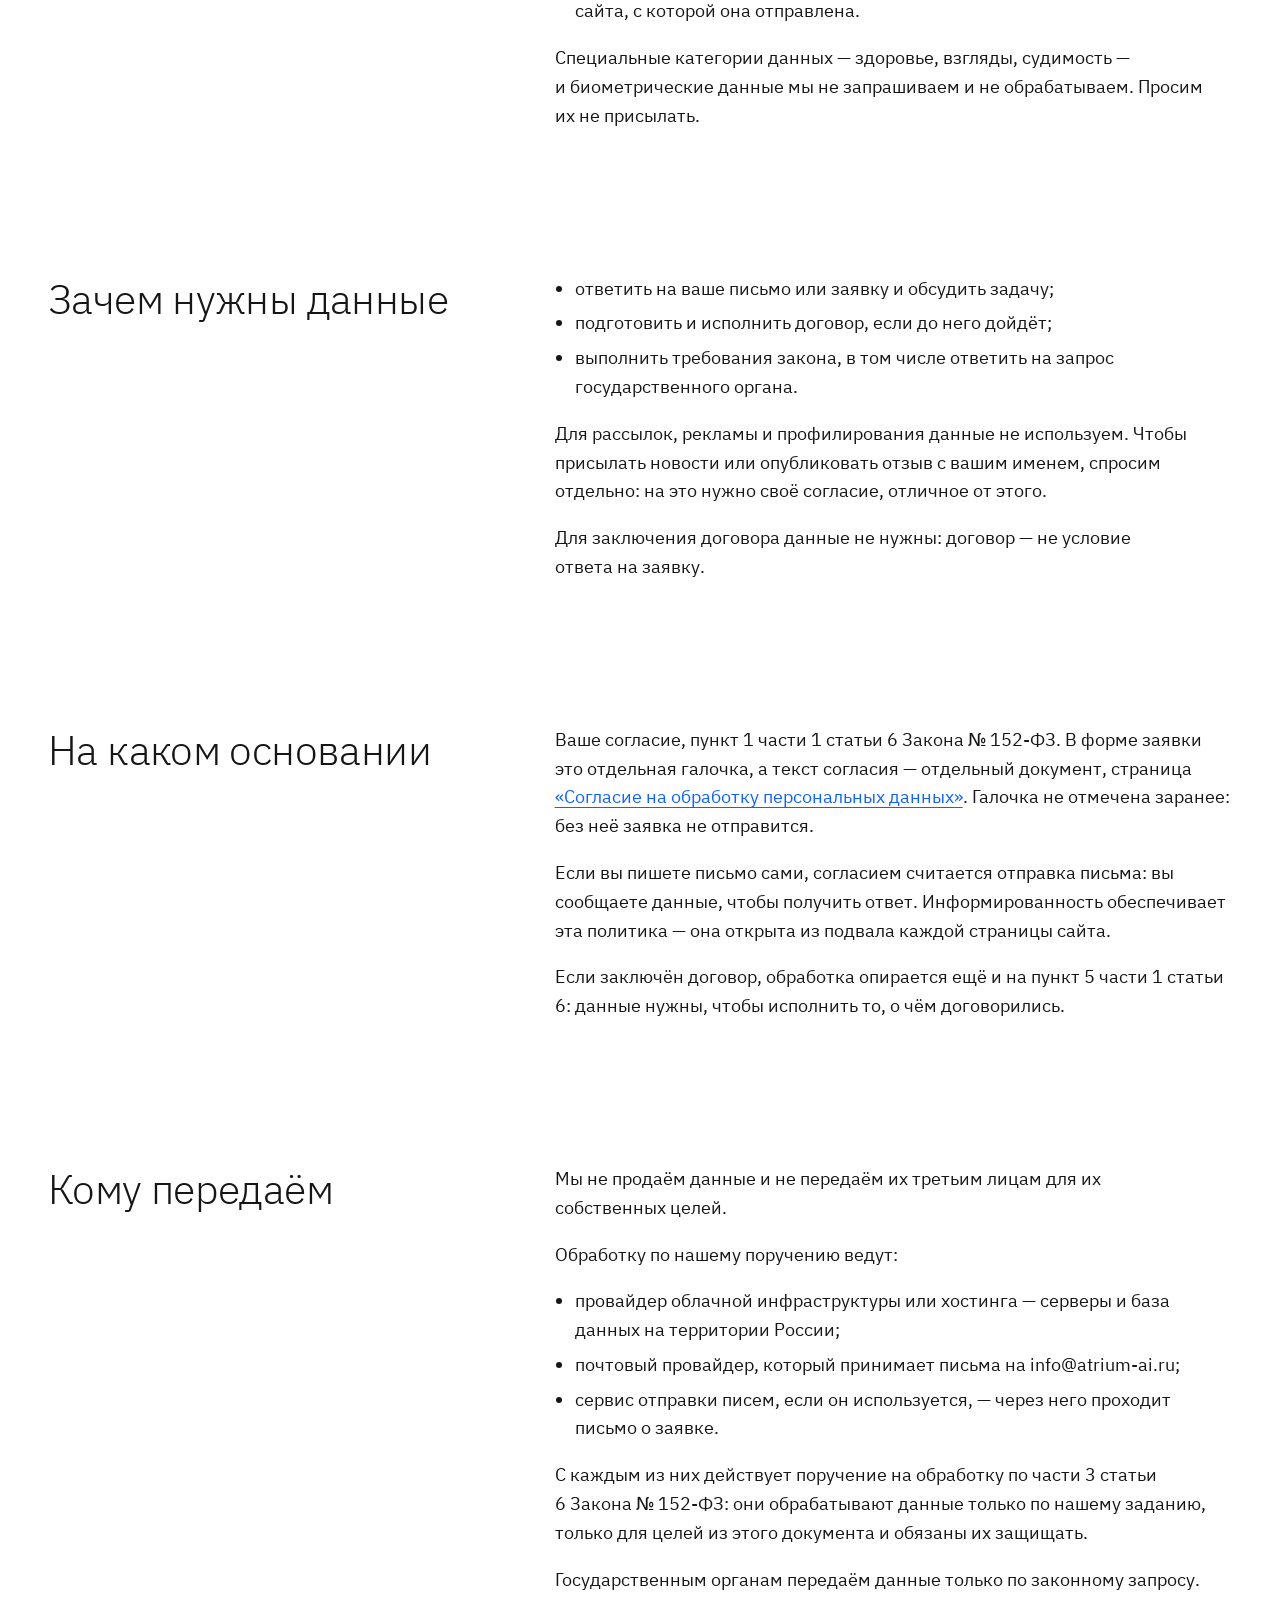
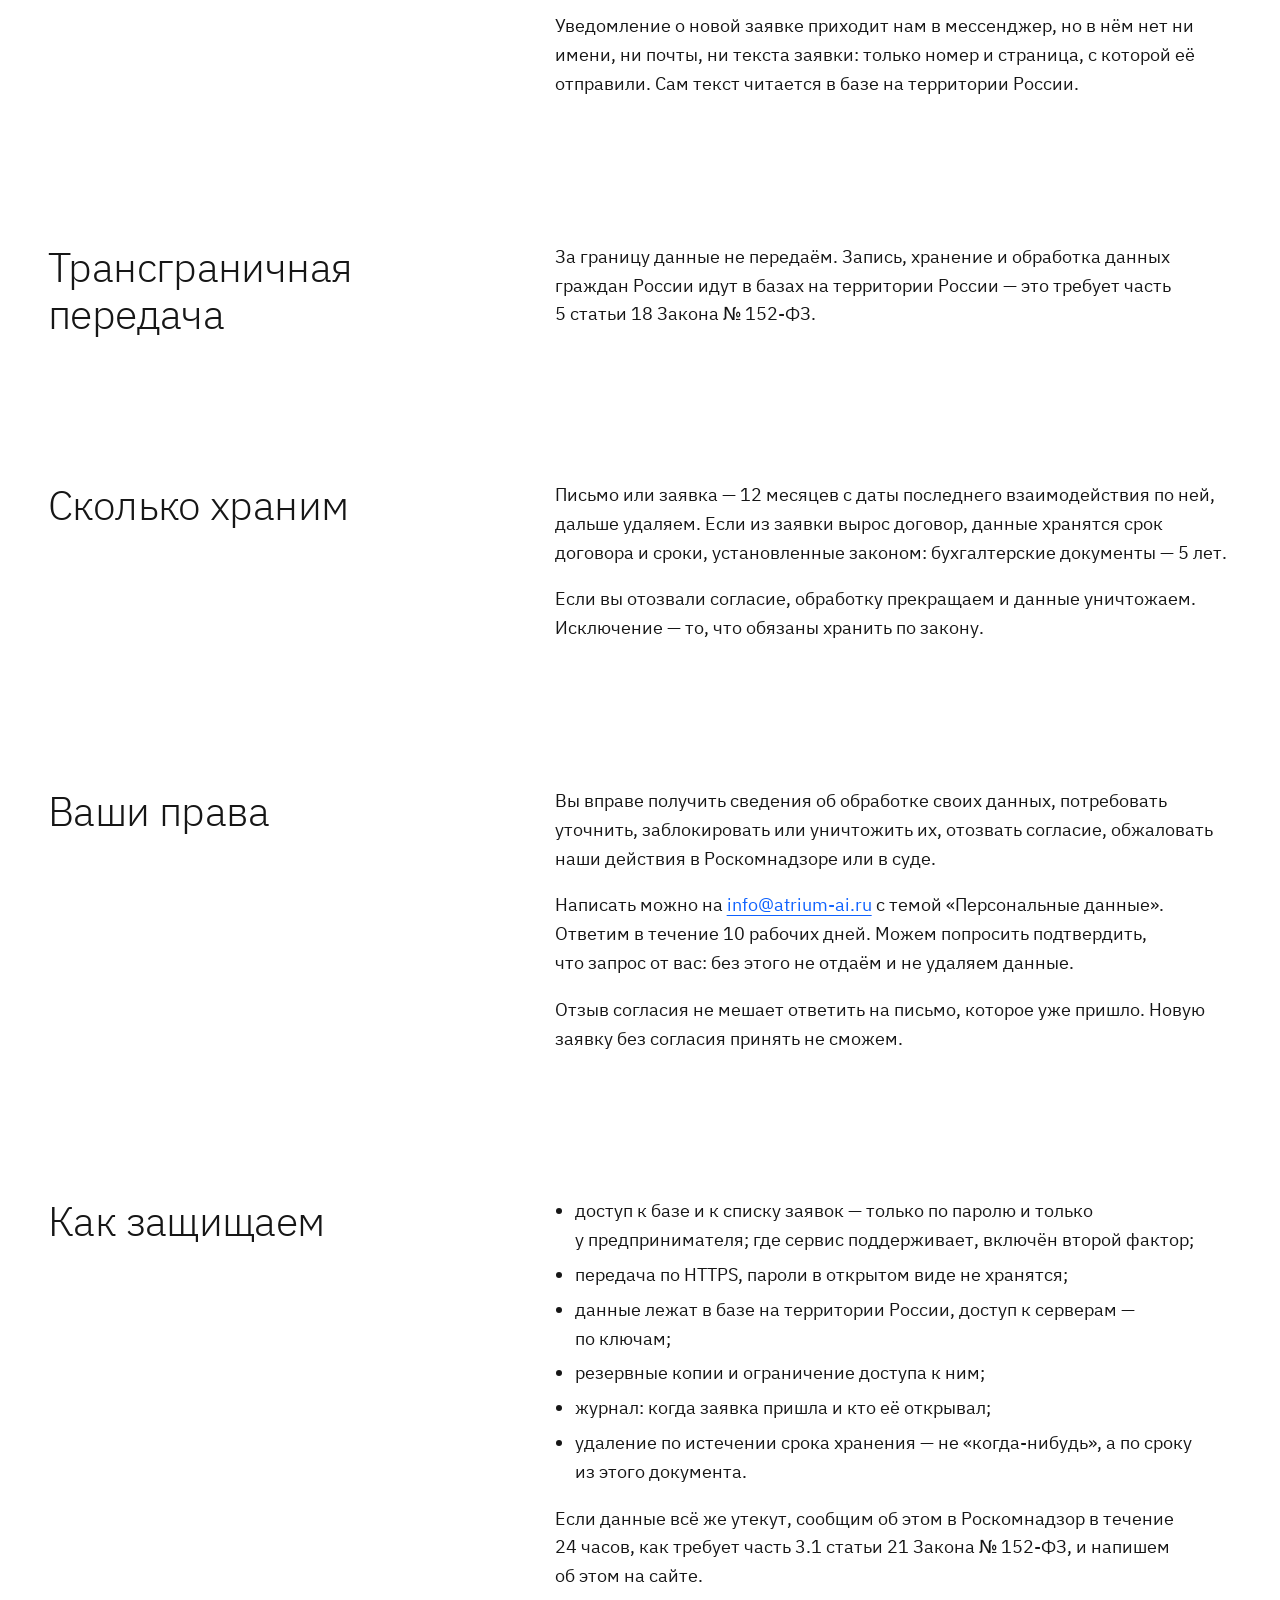
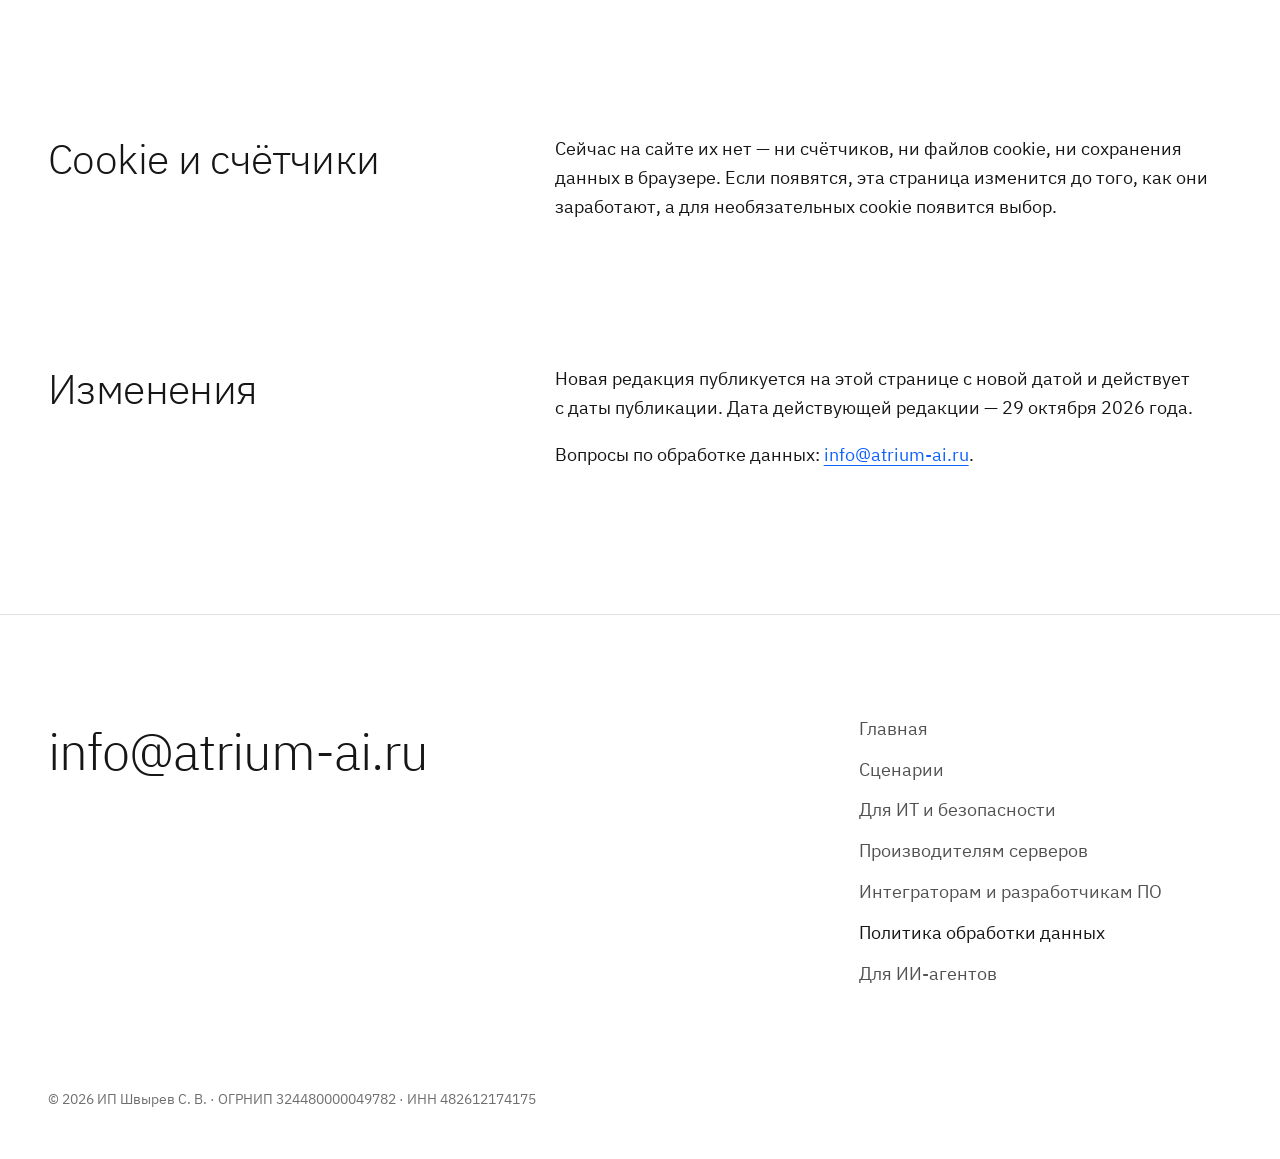
<file: policy.html>
<!doctype html>
<html lang="ru">
<head>
<meta charset="utf-8">
<meta name="viewport" content="width=device-width, initial-scale=1">
<title>Политика обработки персональных данных — Атриум</title>
<meta name="description" content="Какие данные обрабатывает Атриум, зачем они нужны, кому передаются, сколько хранятся и как их удалить.">
<meta property="og:type" content="website"><meta property="og:locale" content="ru_RU"><meta property="og:site_name" content="Атриум">
<meta property="og:title" content="Политика обработки персональных данных — Атриум"><meta property="og:description" content="Какие данные обрабатывает Атриум, зачем они нужны, кому передаются, сколько хранятся и как их удалить."><meta property="og:url" content="https://atrium-ai.ru/policy.html">
<meta property="og:image" content="https://atrium-ai.ru/og.png"><meta property="og:image:width" content="1200"><meta property="og:image:height" content="630"><meta property="og:image:alt" content="Атриум: модели на внутренних серверах компании">
<meta name="twitter:card" content="summary_large_image">
<link rel="canonical" href="https://atrium-ai.ru/policy.html">
<script type="application/ld+json">
{
  "@context": "https://schema.org",
  "@type": "Organization",
  "@id": "https://atrium-ai.ru/#organization",
  "name": "Атриум",
  "alternateName": "Atrium AI Platform",
  "url": "https://atrium-ai.ru/",
  "logo": "https://atrium-ai.ru/logo.svg",
  "description": "Атриум — программа для запуска предиктивных и генеративных моделей на внутренних серверах компании. Компания сама выбирает модели и сама управляет доступом к ним. Работает без интернета.",
  "disambiguatingDescription": "Российская программа для запуска моделей в контуре компании. Не связана с Atrium.ai, atrium.me, atrium.st и другими одноимёнными продуктами.",
  "email": "info@atrium-ai.ru",
  "contactPoint": {
    "@type": "ContactPoint",
    "contactType": "sales",
    "email": "info@atrium-ai.ru",
    "availableLanguage": ["ru"]
  },
  "address": {
    "@type": "PostalAddress",
    "addressCountry": "RU"
  },
  "areaServed": {
    "@type": "Country",
    "name": "Россия"
  },
  "knowsAbout": [
    "запуск моделей на внутренних серверах",
    "предиктивные модели",
    "генеративные модели",
    "модели в закрытом контуре",
    "доступ к моделям и журнал действий"
  ],
  "makesOffer": {
    "@type": "Offer",
    "itemOffered": {
      "@type": "SoftwareApplication",
      "name": "Атриум",
      "applicationCategory": "BusinessApplication",
      "operatingSystem": "Linux",
      "description": "Запуск предиктивных и генеративных моделей на внутренних серверах компании: пространства команд, права, квоты, журнал. Генеративные модели отвечают по адресу в формате OpenAI.",
      "featureList": [
        "Запуск предиктивных и генеративных моделей из браузера",
        "Открытые и собственные модели: scikit-learn, XGBoost, LightGBM, ONNX, PyTorch, TensorFlow",
        "Версии модели и проверка файлов при добавлении",
        "Пространства команд и права",
        "Свой вход, подключение каталога AD или LDAP",
        "Доступ к модели по токену с лимитами, адрес в формате OpenAI",
        "Журнал действий",
        "Работа без интернета, установка на закрытые серверы в один шаг"
      ]
    },
    "priceSpecification": {
      "@type": "PriceSpecification",
      "description": "Годовая лицензия. Цена зависит от числа пользователей и видеокарт; расчёт — после показа."
    }
  }
}
</script>
<script type="application/ld+json">
{
  "@context": "https://schema.org",
  "@type": "WebSite",
  "@id": "https://atrium-ai.ru/#website",
  "url": "https://atrium-ai.ru/",
  "name": "Атриум",
  "inLanguage": "ru",
  "publisher": { "@id": "https://atrium-ai.ru/#organization" }
}
</script>
<link rel="icon" href="brand/favicon.ico" sizes="48x48">
<link rel="icon" href="brand/favicon.svg" type="image/svg+xml">
<link rel="apple-touch-icon" href="brand/apple-touch-icon.png">
<link rel="manifest" href="site.webmanifest">
<meta name="theme-color" content="#ffffff">
<script>
/* выбор темы применяем до первой отрисовки: иначе у тех, кто выбрал тёмную,
   страница успевает мигнуть светлой */
try {
  var t = localStorage.getItem('atrium-theme');
  if (t === 'dark' || t === 'light') document.documentElement.dataset.scheme = t;
} catch (e) {}
</script>
<link rel="preload" href="fonts/plex-cyrillic-300.woff2" as="font" type="font/woff2" crossorigin>
<link rel="stylesheet" href="site.css">
</head>
<body>
<a class="skip" href="#main">Перейти к содержимому</a>
<header class="top">
  <div class="w">
    <a class="brand" href="./"><img class="logo-l" src="brand/atrium-horizontal-ru.svg" width="108" height="28" alt="Атриум"><img class="logo-d" src="brand/atrium-horizontal-ru-dark.svg" width="108" height="28" alt="" aria-hidden="true"></a>
    <nav class="nav" aria-label="Основное меню">
      <a href="scenarios.html">Сценарии</a><a href="it.html">Для ИТ и безопасности</a>
      <details class="drop"><summary>Партнёрам</summary><div><a href="partners-servers.html">Производителям серверов</a><a href="partners-integrators.html">Интеграторам и разработчикам ПО</a></div></details>
      <details class="burger"><summary>Меню</summary><div><a href="scenarios.html">Сценарии</a><a href="it.html">Для ИТ и безопасности</a><a href="partners-servers.html">Производителям серверов</a><a href="partners-integrators.html">Интеграторам и разработчикам ПО</a></div></details>
      <button class="theme" type="button" aria-pressed="false" aria-label="Включить тёмную тему">
        <i class="ic i-moon" aria-hidden="true"></i><i class="ic i-sun" aria-hidden="true"></i>
      </button>
      <a class="btn primary" href="mailto:info@atrium-ai.ru">Написать нам</a>
    </nav>
  </div>
</header>
<main id="main">
<div class="page-hero"><div class="w">
  <div class="grid">
    <p class="crumb"><a href="index.html">Главная</a> / Политика обработки персональных данных</p>
    <div class="txt">
    <h1>Политика обработки персональных данных</h1>
    <p class="sub">Что мы делаем с данными, которые вы нам присылаете: зачем они нужны, кому передаются, сколько хранятся и как их удалить. Редакция от 29 октября 2026 года.</p>
    </div>
  </div>
</div></div>

<section class="w doc" aria-labelledby="h-op">
  <div class="grid">
    <div class="sec-head"><h2 id="h-op">Кто обрабатывает данные</h2></div>
    <div class="sec-body">
      <p>Оператор персональных данных — индивидуальный предприниматель Швырев Сергей Владимирович, ОГРНИП 324480000049782, ИНН 482612174175, Российская Федерация, Липецкая область.</p>
      <p>Электронная почта: <a href="mailto:info@atrium-ai.ru">info@atrium-ai.ru</a>. Почтовый адрес оператора указан в Едином государственном реестре индивидуальных предпринимателей (ОГРНИП 324480000049782) и сообщается по запросу на эту почту.</p>
      <p>Отвечает за обработку данных сам предприниматель: он же определяет, зачем нужны данные и что с ними делать.</p>
      <p>Политика действует для сайта atrium-ai.ru и для переписки по адресу info@atrium-ai.ru.</p>
    </div>
  </div>
</section>

<section class="w doc" aria-labelledby="h-data">
  <div class="grid">
    <div class="sec-head"><h2 id="h-data">Какие данные мы получаем</h2></div>
    <div class="sec-body">
      <p>Сайт не считает посетителей и ничего не хранит в браузере: счётчиков посещений, файлов cookie и локального хранилища на нём нет. Данные приходят к нам только тогда, когда человек сам их отправляет — письмом на info@atrium-ai.ru или через форму заявки. Состав данных от способа не зависит:</p>
      <ul>
        <li>имя или то, как к вам обращаться;</li>
        <li>компания и должность;</li>
        <li>адрес электронной почты;</li>
        <li>номер телефона, если вы его указали;</li>
        <li>текст письма или заявки;</li>
        <li>служебные сведения о заявке: номер, дата и время отправки, страница сайта, с которой она отправлена.</li>
      </ul>
      <p>Специальные категории данных — здоровье, взгляды, судимость — и биометрические данные мы не запрашиваем и не обрабатываем. Просим их не присылать.</p>
    </div>
  </div>
</section>

<section class="w doc" aria-labelledby="h-goal">
  <div class="grid">
    <div class="sec-head"><h2 id="h-goal">Зачем нужны данные</h2></div>
    <div class="sec-body">
      <ul>
        <li>ответить на ваше письмо или заявку и обсудить задачу;</li>
        <li>подготовить и исполнить договор, если до него дойдёт;</li>
        <li>выполнить требования закона, в том числе ответить на запрос государственного органа.</li>
      </ul>
      <p>Для рассылок, рекламы и профилирования данные не используем. Чтобы присылать новости или опубликовать отзыв с вашим именем, спросим отдельно: на это нужно своё согласие, отличное от этого.</p>
      <p>Для заключения договора данные не нужны: договор — не условие ответа на заявку.</p>
    </div>
  </div>
</section>

<section class="w doc" aria-labelledby="h-base">
  <div class="grid">
    <div class="sec-head"><h2 id="h-base">На каком основании</h2></div>
    <div class="sec-body">
      <p>Ваше согласие, пункт 1 части 1 статьи 6 Закона № 152-ФЗ. В форме заявки это отдельная галочка, а текст согласия — отдельный документ, страница <a href="consent.html">«Согласие на обработку персональных данных»</a>. Галочка не отмечена заранее: без неё заявка не отправится.</p>
      <p>Если вы пишете письмо сами, согласием считается отправка письма: вы сообщаете данные, чтобы получить ответ. Информированность обеспечивает эта политика — она открыта из подвала каждой страницы сайта.</p>
      <p>Если заключён договор, обработка опирается ещё и на пункт 5 части 1 статьи 6: данные нужны, чтобы исполнить то, о чём договорились.</p>
    </div>
  </div>
</section>

<section class="w doc" aria-labelledby="h-transfer">
  <div class="grid">
    <div class="sec-head"><h2 id="h-transfer">Кому передаём</h2></div>
    <div class="sec-body">
      <p>Мы не продаём данные и не передаём их третьим лицам для их собственных целей.</p>
      <p>Обработку по нашему поручению ведут:</p>
      <ul>
        <li>провайдер облачной инфраструктуры или хостинга — серверы и база данных на территории России;</li>
        <li>почтовый провайдер, который принимает письма на info@atrium-ai.ru;</li>
        <li>сервис отправки писем, если он используется, — через него проходит письмо о заявке.</li>
      </ul>
      <p>С каждым из них действует поручение на обработку по части 3 статьи 6 Закона № 152-ФЗ: они обрабатывают данные только по нашему заданию, только для целей из этого документа и обязаны их защищать.</p>
      <p>Государственным органам передаём данные только по законному запросу.</p>
      <p>Уведомление о новой заявке приходит нам в мессенджер, но в нём нет ни имени, ни почты, ни текста заявки: только номер и страница, с которой её отправили. Сам текст читается в базе на территории России.</p>
    </div>
  </div>
</section>

<section class="w doc" aria-labelledby="h-cross">
  <div class="grid">
    <div class="sec-head"><h2 id="h-cross">Трансграничная передача</h2></div>
    <div class="sec-body">
      <p>За границу данные не передаём. Запись, хранение и обработка данных граждан России идут в базах на территории России — это требует часть 5 статьи 18 Закона № 152-ФЗ.</p>
    </div>
  </div>
</section>

<section class="w doc" aria-labelledby="h-keep">
  <div class="grid">
    <div class="sec-head"><h2 id="h-keep">Сколько храним</h2></div>
    <div class="sec-body">
      <p>Письмо или заявка — 12 месяцев с даты последнего взаимодействия по ней, дальше удаляем. Если из заявки вырос договор, данные хранятся срок договора и сроки, установленные законом: бухгалтерские документы — 5 лет.</p>
      <p>Если вы отозвали согласие, обработку прекращаем и данные уничтожаем. Исключение — то, что обязаны хранить по закону.</p>
    </div>
  </div>
</section>

<section class="w doc" aria-labelledby="h-rights">
  <div class="grid">
    <div class="sec-head"><h2 id="h-rights">Ваши права</h2></div>
    <div class="sec-body">
      <p>Вы вправе получить сведения об обработке своих данных, потребовать уточнить, заблокировать или уничтожить их, отозвать согласие, обжаловать наши действия в Роскомнадзоре или в суде.</p>
      <p>Написать можно на <a href="mailto:info@atrium-ai.ru">info@atrium-ai.ru</a> с темой «Персональные данные». Ответим в течение 10 рабочих дней. Можем попросить подтвердить, что запрос от вас: без этого не отдаём и не удаляем данные.</p>
      <p>Отзыв согласия не мешает ответить на письмо, которое уже пришло. Новую заявку без согласия принять не сможем.</p>
    </div>
  </div>
</section>

<section class="w doc" aria-labelledby="h-guard">
  <div class="grid">
    <div class="sec-head"><h2 id="h-guard">Как защищаем</h2></div>
    <div class="sec-body">
      <ul>
        <li>доступ к базе и к списку заявок — только по паролю и только у предпринимателя; где сервис поддерживает, включён второй фактор;</li>
        <li>передача по HTTPS, пароли в открытом виде не хранятся;</li>
        <li>данные лежат в базе на территории России, доступ к серверам — по ключам;</li>
        <li>резервные копии и ограничение доступа к ним;</li>
        <li>журнал: когда заявка пришла и кто её открывал;</li>
        <li>удаление по истечении срока хранения — не «когда-нибудь», а по сроку из этого документа.</li>
      </ul>
      <p>Если данные всё же утекут, сообщим об этом в Роскомнадзор в течение 24 часов, как требует часть 3.1 статьи 21 Закона № 152-ФЗ, и напишем об этом на сайте.</p>
    </div>
  </div>
</section>

<section class="w doc" aria-labelledby="h-cookie">
  <div class="grid">
    <div class="sec-head"><h2 id="h-cookie">Cookie и счётчики</h2></div>
    <div class="sec-body">
      <p>Сейчас на сайте их нет — ни счётчиков, ни файлов cookie, ни сохранения данных в браузере. Если появятся, эта страница изменится до того, как они заработают, а для необязательных cookie появится выбор.</p>
    </div>
  </div>
</section>

<section class="w doc" aria-labelledby="h-change">
  <div class="grid">
    <div class="sec-head"><h2 id="h-change">Изменения</h2></div>
    <div class="sec-body">
      <p>Новая редакция публикуется на этой странице с новой датой и действует с даты публикации. Дата действующей редакции — 29 октября 2026 года.</p>
      <p>Вопросы по обработке данных: <a href="mailto:info@atrium-ai.ru">info@atrium-ai.ru</a>.</p>
    </div>
  </div>
</section>
</main>
<footer>
  <div class="w"><div class="grid">
    <a class="mailbig" href="mailto:info@atrium-ai.ru">info@atrium-ai.ru</a>
    <nav aria-label="Разделы сайта"><a href="./">Главная</a><a href="scenarios.html">Сценарии</a><a href="it.html">Для ИТ и безопасности</a><a href="partners-servers.html">Производителям серверов</a><a href="partners-integrators.html">Интеграторам и разработчикам ПО</a><a href="policy.html" aria-current="page">Политика обработки данных</a><a href="llms.txt">Для ИИ-агентов</a></nav>
    <p class="copy">© 2026 ИП Швырев С. В. · ОГРНИП 324480000049782 · ИНН 482612174175</p>
  </div></div>
</footer>
<p class="toast" role="status" aria-live="polite"></p>
<script src="site.js" defer></script>
</body>
</html>
</file>
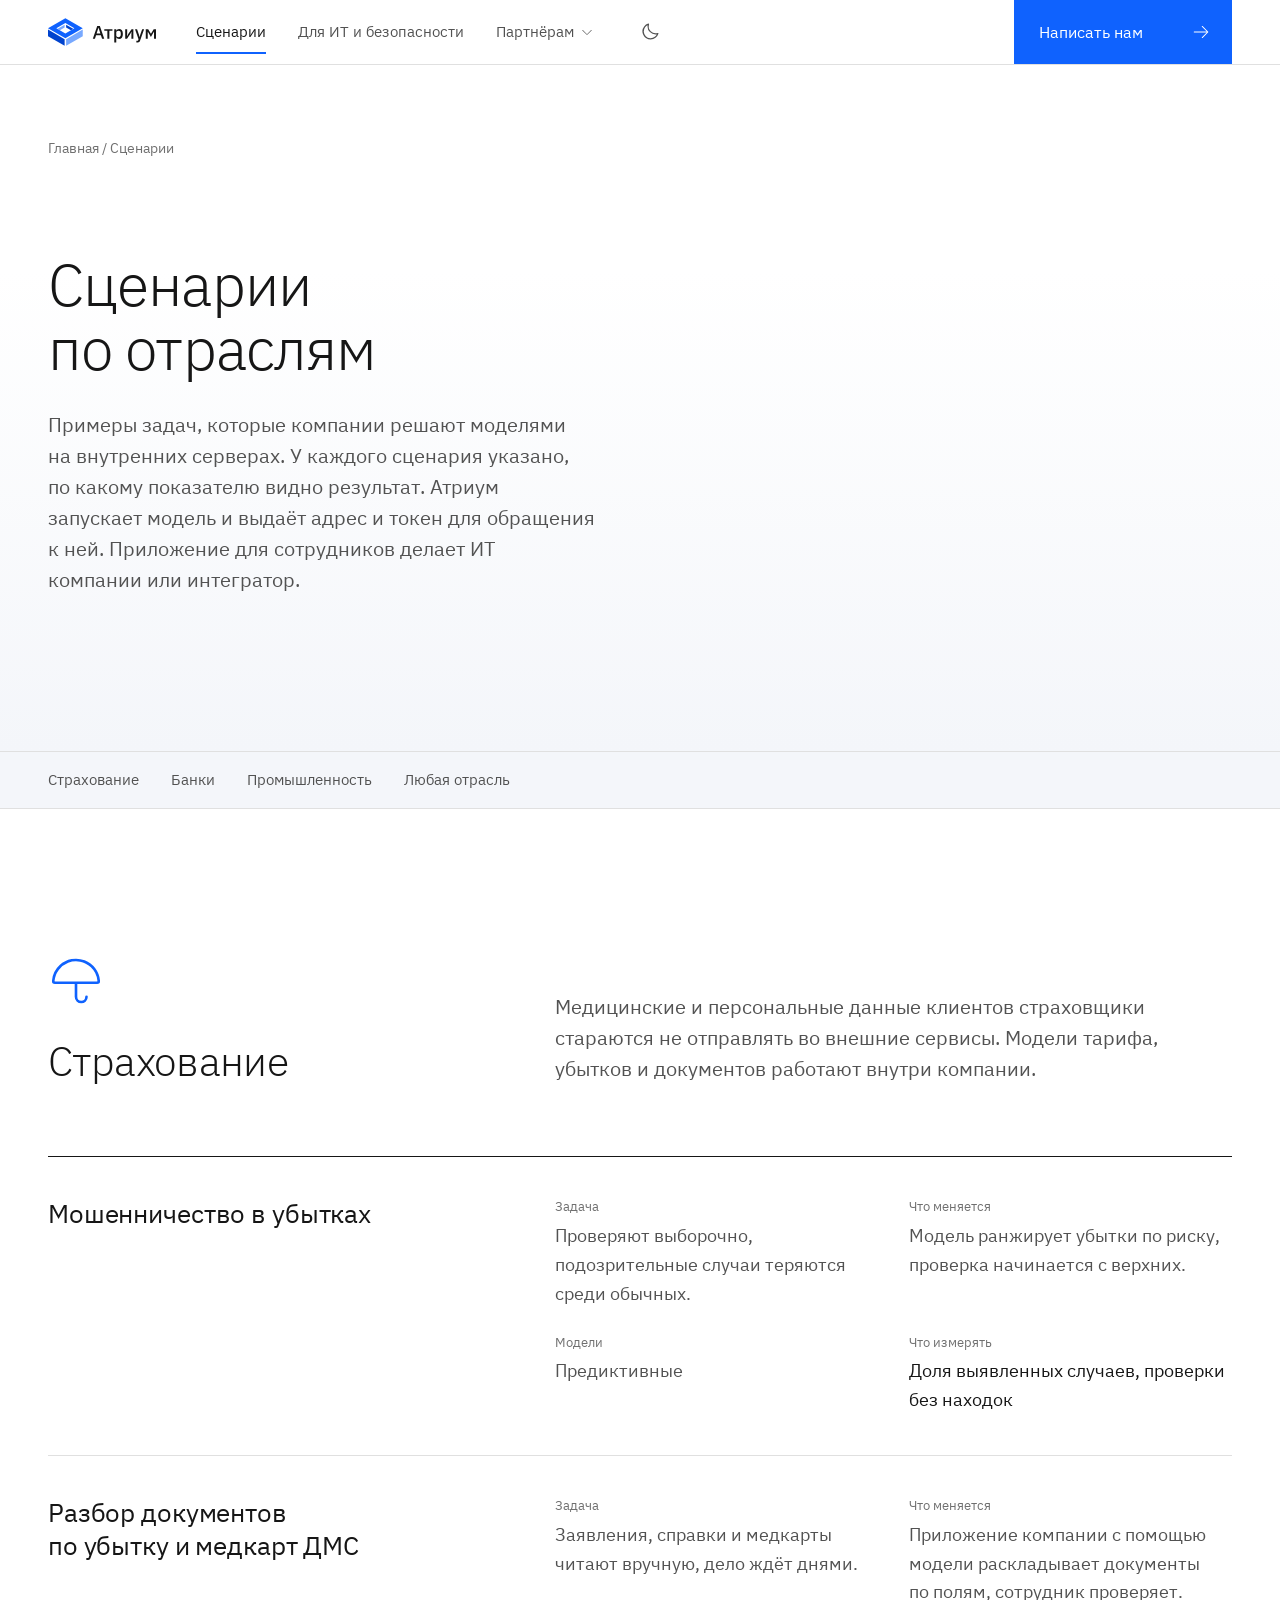
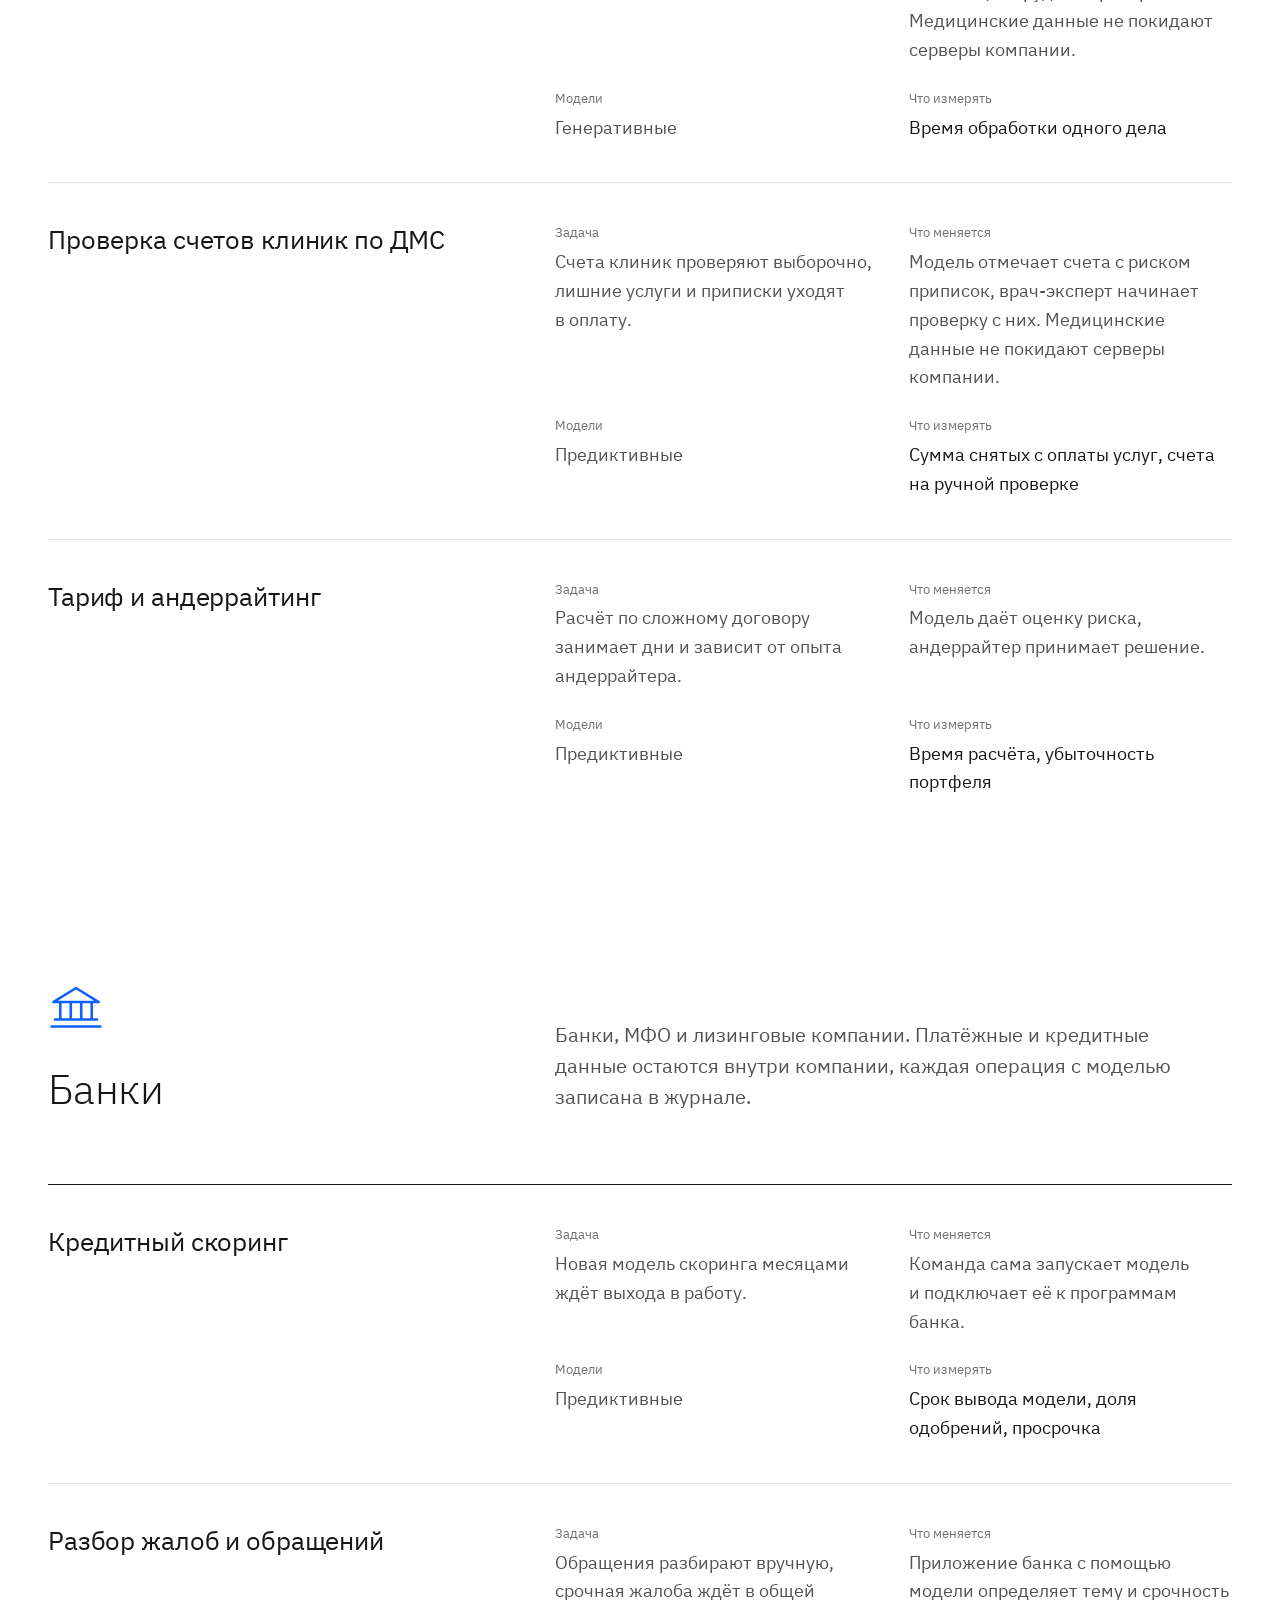
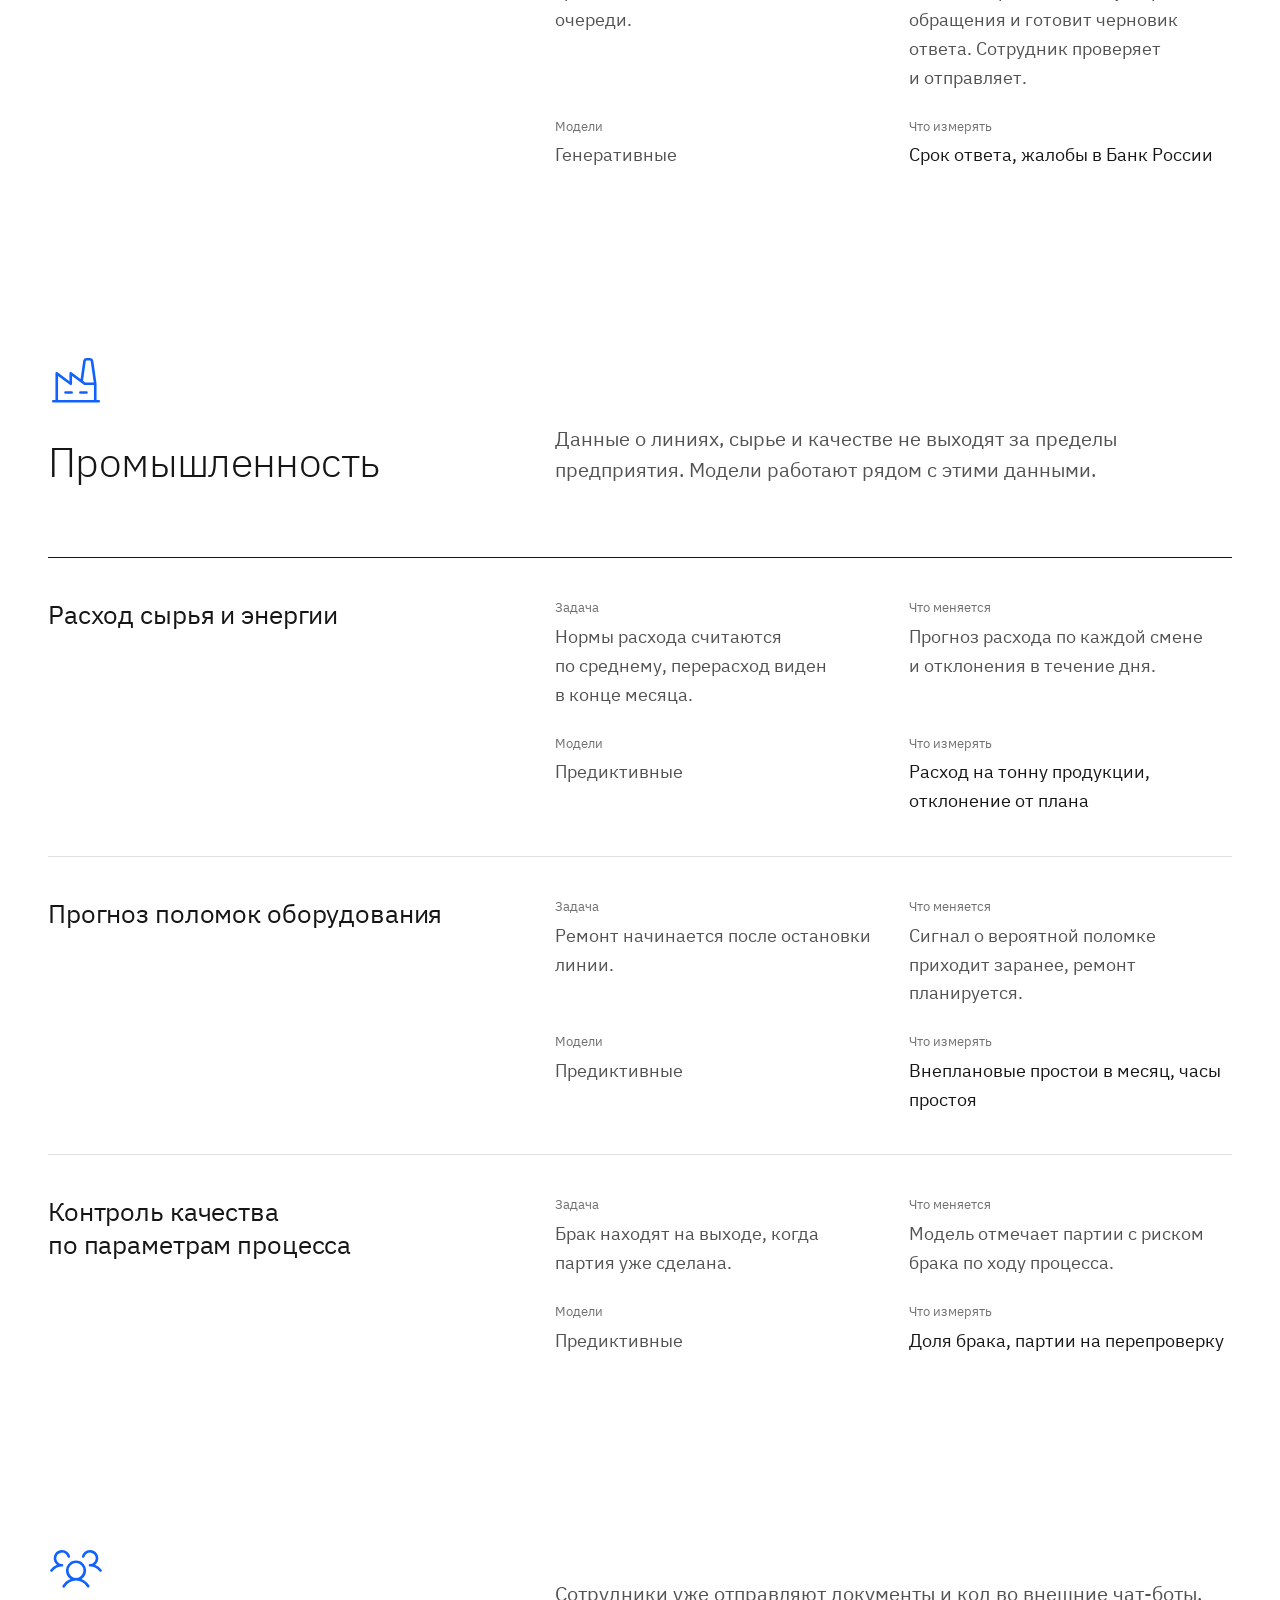
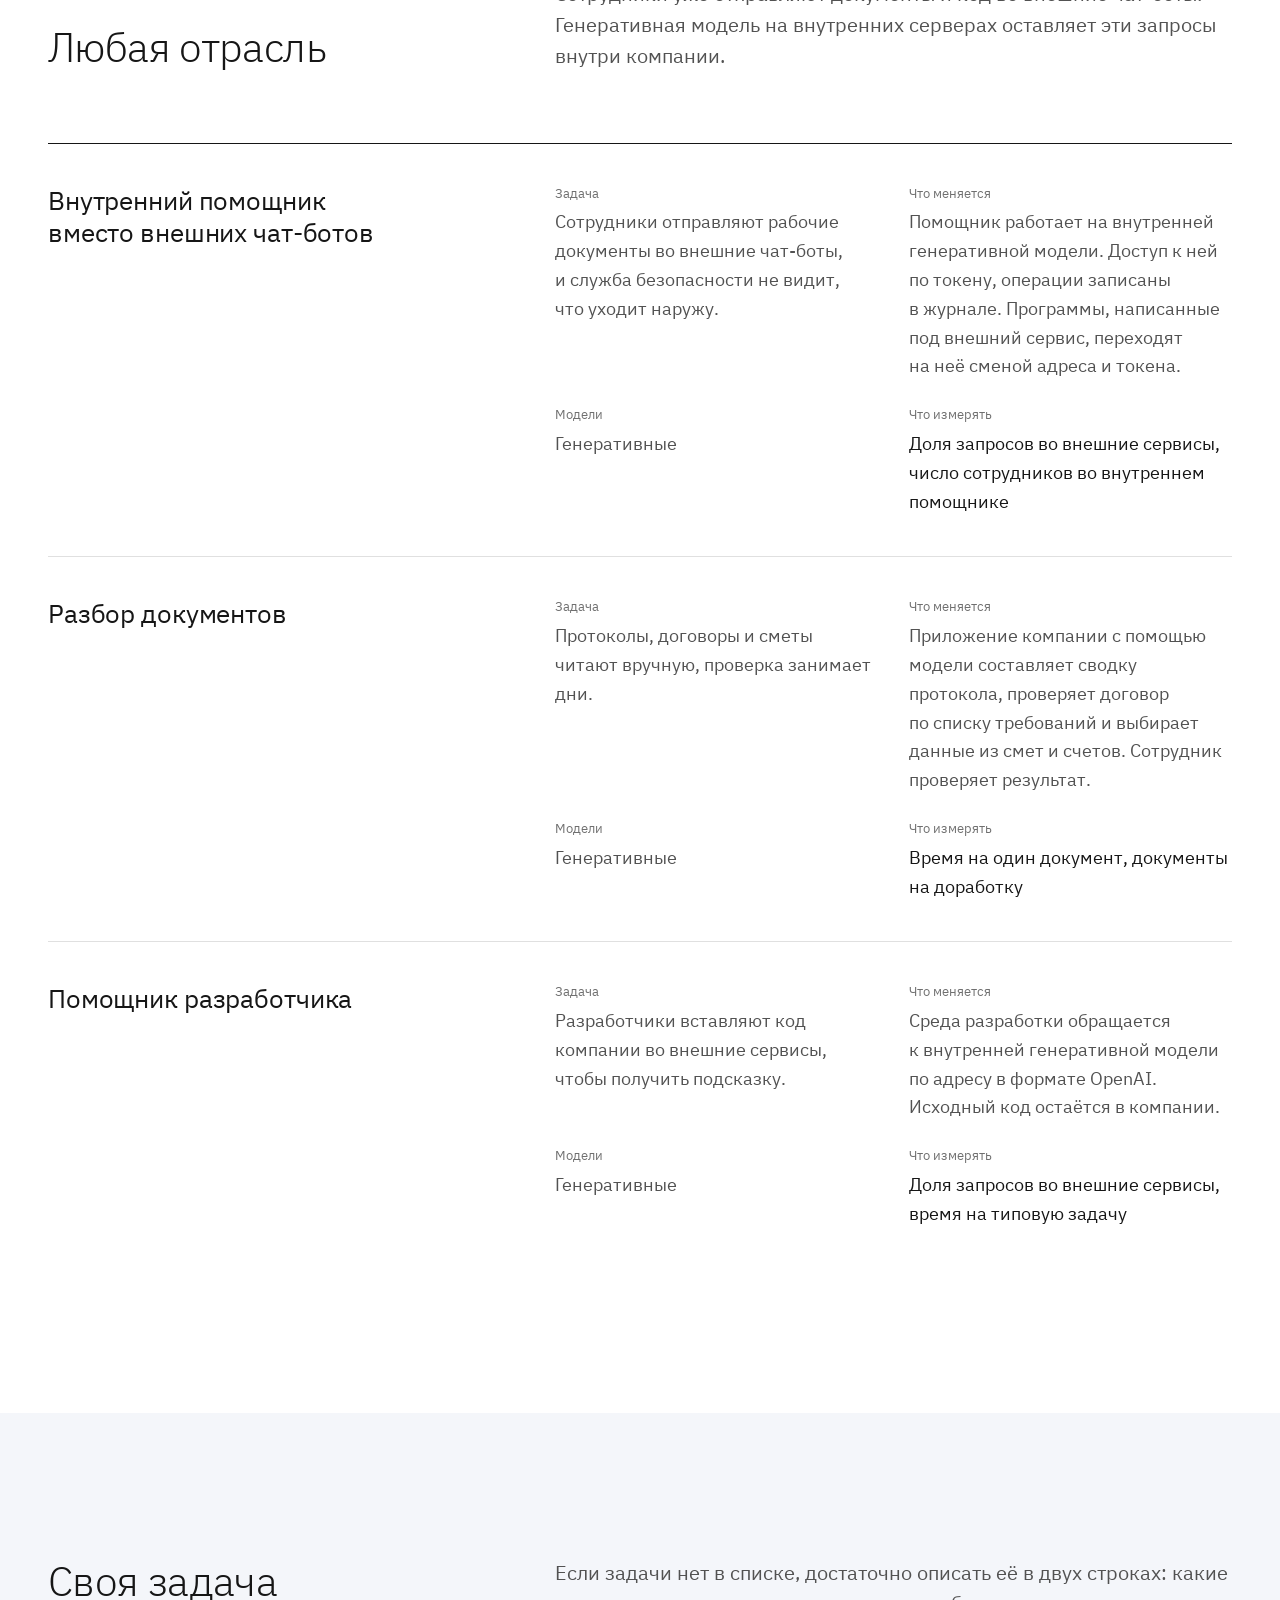
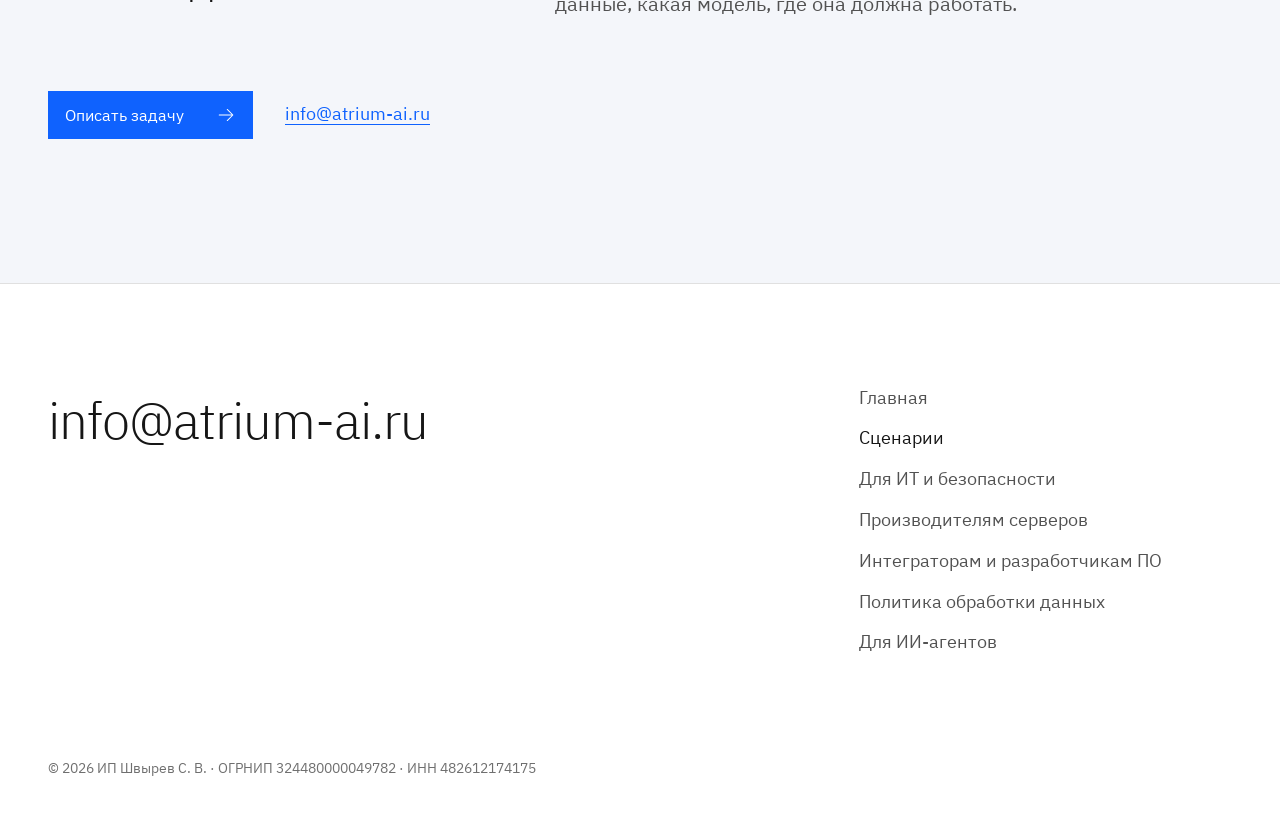
<file: scenarios.html>
<!doctype html>
<html lang="ru">
<head>
<meta charset="utf-8">
<meta name="viewport" content="width=device-width, initial-scale=1">
<title>Сценарии Атриума</title>
<meta name="description" content="Примеры задач для страхования, банков, промышленности и любой отрасли: что меняется, какие модели, что измерять.">
<meta property="og:type" content="website"><meta property="og:locale" content="ru_RU"><meta property="og:site_name" content="Атриум">
<meta property="og:title" content="Сценарии Атриума"><meta property="og:description" content="Примеры задач для страхования, банков, промышленности и любой отрасли: что меняется, какие модели, что измерять."><meta property="og:url" content="https://atrium-ai.ru/scenarios.html">
<meta property="og:image" content="https://atrium-ai.ru/og.png"><meta property="og:image:width" content="1200"><meta property="og:image:height" content="630"><meta property="og:image:alt" content="Атриум: модели на внутренних серверах компании">
<meta name="twitter:card" content="summary_large_image">
<link rel="canonical" href="https://atrium-ai.ru/scenarios.html">
<script type="application/ld+json">
{
  "@context": "https://schema.org",
  "@type": "Organization",
  "@id": "https://atrium-ai.ru/#organization",
  "name": "Атриум",
  "alternateName": "Atrium AI Platform",
  "url": "https://atrium-ai.ru/",
  "logo": "https://atrium-ai.ru/logo.svg",
  "description": "Атриум — программа для запуска предиктивных и генеративных моделей на внутренних серверах компании. Компания сама выбирает модели и сама управляет доступом к ним. Работает без интернета.",
  "disambiguatingDescription": "Российская программа для запуска моделей в контуре компании. Не связана с Atrium.ai, atrium.me, atrium.st и другими одноимёнными продуктами.",
  "email": "info@atrium-ai.ru",
  "contactPoint": {
    "@type": "ContactPoint",
    "contactType": "sales",
    "email": "info@atrium-ai.ru",
    "availableLanguage": ["ru"]
  },
  "address": {
    "@type": "PostalAddress",
    "addressCountry": "RU"
  },
  "areaServed": {
    "@type": "Country",
    "name": "Россия"
  },
  "knowsAbout": [
    "запуск моделей на внутренних серверах",
    "предиктивные модели",
    "генеративные модели",
    "модели в закрытом контуре",
    "доступ к моделям и журнал действий"
  ],
  "makesOffer": {
    "@type": "Offer",
    "itemOffered": {
      "@type": "SoftwareApplication",
      "name": "Атриум",
      "applicationCategory": "BusinessApplication",
      "operatingSystem": "Linux",
      "description": "Запуск предиктивных и генеративных моделей на внутренних серверах компании: пространства команд, права, квоты, журнал. Генеративные модели отвечают по адресу в формате OpenAI.",
      "featureList": [
        "Запуск предиктивных и генеративных моделей из браузера",
        "Открытые и собственные модели: scikit-learn, XGBoost, LightGBM, ONNX, PyTorch, TensorFlow",
        "Версии модели и проверка файлов при добавлении",
        "Пространства команд и права",
        "Свой вход, подключение каталога AD или LDAP",
        "Доступ к модели по токену с лимитами, адрес в формате OpenAI",
        "Журнал действий",
        "Работа без интернета, установка на закрытые серверы в один шаг"
      ]
    },
    "priceSpecification": {
      "@type": "PriceSpecification",
      "description": "Годовая лицензия. Цена зависит от числа пользователей и видеокарт; расчёт — после показа."
    }
  }
}
</script>
<script type="application/ld+json">
{
  "@context": "https://schema.org",
  "@type": "WebSite",
  "@id": "https://atrium-ai.ru/#website",
  "url": "https://atrium-ai.ru/",
  "name": "Атриум",
  "inLanguage": "ru",
  "publisher": { "@id": "https://atrium-ai.ru/#organization" }
}
</script>
<link rel="icon" href="brand/favicon.ico" sizes="48x48">
<link rel="icon" href="brand/favicon.svg" type="image/svg+xml">
<link rel="apple-touch-icon" href="brand/apple-touch-icon.png">
<link rel="manifest" href="site.webmanifest">
<meta name="theme-color" content="#ffffff">
<script>
/* выбор темы применяем до первой отрисовки: иначе у тех, кто выбрал тёмную,
   страница успевает мигнуть светлой */
try {
  var t = localStorage.getItem('atrium-theme');
  if (t === 'dark' || t === 'light') document.documentElement.dataset.scheme = t;
} catch (e) {}
</script>
<link rel="preload" href="fonts/plex-cyrillic-300.woff2" as="font" type="font/woff2" crossorigin>
<link rel="stylesheet" href="site.css">
</head>
<body>
<a class="skip" href="#main">Перейти к содержимому</a>
<header class="top">
  <div class="w">
    <a class="brand" href="./"><img class="logo-l" src="brand/atrium-horizontal-ru.svg" width="108" height="28" alt="Атриум"><img class="logo-d" src="brand/atrium-horizontal-ru-dark.svg" width="108" height="28" alt="" aria-hidden="true"></a>
    <nav class="nav" aria-label="Основное меню">
      <a href="scenarios.html" aria-current="page">Сценарии</a><a href="it.html">Для ИТ и безопасности</a>
      <details class="drop"><summary>Партнёрам</summary><div><a href="partners-servers.html">Производителям серверов</a><a href="partners-integrators.html">Интеграторам и разработчикам ПО</a></div></details>
      <details class="burger"><summary>Меню</summary><div><a href="scenarios.html" aria-current="page">Сценарии</a><a href="it.html">Для ИТ и безопасности</a><a href="partners-servers.html">Производителям серверов</a><a href="partners-integrators.html">Интеграторам и разработчикам ПО</a></div></details>
      <button class="theme" type="button" aria-pressed="false" aria-label="Включить тёмную тему">
        <i class="ic i-moon" aria-hidden="true"></i><i class="ic i-sun" aria-hidden="true"></i>
      </button>
      <a class="btn primary" href="mailto:info@atrium-ai.ru?subject=%D0%90%D1%82%D1%80%D0%B8%D1%83%D0%BC%3A%20%D1%81%D1%86%D0%B5%D0%BD%D0%B0%D1%80%D0%B8%D0%B9">Написать нам</a>
    </nav>
  </div>
</header>
<main id="main">
<div class="page-hero"><div class="w">
  <div class="grid">
    <p class="crumb"><a href="index.html">Главная</a> / Сценарии</p>
    <div class="txt">
    <h1>Сценарии по отраслям</h1>
    <p class="sub">Примеры задач, которые компании решают моделями на внутренних серверах. У каждого сценария указано, по какому показателю видно результат. Атриум запускает модель и выдаёт адрес и токен для обращения к ней. Приложение для сотрудников делает ИТ компании или интегратор.</p>
    </div>
    <div class="scene" data-view="apps" role="img" aria-label="Схема: программы компании и рабочие места команд обращаются к моделям внутри периметра">
    <canvas></canvas><span class="still"><picture class="still-l"><source media="(max-width:560px)" srcset="assets/scene/scenarios-m.webp"><source media="(max-width:1100px)" srcset="assets/scene/scenarios-t.webp"><img src="assets/scene/scenarios.webp" alt="" loading="lazy"></picture><picture class="still-d"><source media="(max-width:560px)" srcset="assets/scene/scenarios-dark-m.webp"><source media="(max-width:1100px)" srcset="assets/scene/scenarios-dark-t.webp"><img src="assets/scene/scenarios-dark.webp" alt="" loading="lazy"></picture></span>
    <div class="pin d" data-a="apps"><i class="dot"></i><i class="stem"></i><div class="tag"><i class="ic i-plug"></i><div><b>Программы компании</b><span>обращаются к модели</span></div></div></div>
    <div class="pin l" data-a="model"><i class="dot"></i><i class="stem"></i><div class="tag"><i class="ic i-model"></i><div><b>Модели</b><span>предиктивные и генеративные</span></div></div></div>
    <p class="cap">Схема</p>
  </div>
  </div>
</div></div>

<nav class="toc" aria-label="Оглавление страницы"><div class="w"><ul>
  <li><a href="#insurance">Страхование</a></li>
  <li><a href="#banks">Банки</a></li>
  <li><a href="#industry">Промышленность</a></li>
  <li><a href="#any">Любая отрасль</a></li>
</ul></div></nav>

<section id="insurance" class="w" aria-labelledby="h-ins">
  <div class="grid">
    <div class="sec-head"><i class="ic i-umbrella"></i><h2 id="h-ins">Страхование</h2></div>
    <div class="sec-body"><p class="lead">Медицинские и персональные данные клиентов страховщики стараются не отправлять во внешние сервисы. Модели тарифа, убытков и документов работают внутри компании.</p></div>

    <article class="scen"><h3>Мошенничество в убытках</h3><dl>
      <div><dt>Задача</dt><dd>Проверяют выборочно, подозрительные случаи теряются среди обычных.</dd></div>
      <div><dt>Что меняется</dt><dd>Модель ранжирует убытки по риску, проверка начинается с верхних.</dd></div>
      <div><dt>Модели</dt><dd>Предиктивные</dd></div>
      <div><dt>Что измерять</dt><dd class="m">Доля выявленных случаев, проверки без находок</dd></div>
    </dl></article>

    <article class="scen"><h3>Разбор документов по убытку и медкарт ДМС</h3><dl>
      <div><dt>Задача</dt><dd>Заявления, справки и медкарты читают вручную, дело ждёт днями.</dd></div>
      <div><dt>Что меняется</dt><dd>Приложение компании с помощью модели раскладывает документы по полям, сотрудник проверяет. Медицинские данные не покидают серверы компании.</dd></div>
      <div><dt>Модели</dt><dd>Генеративные</dd></div>
      <div><dt>Что измерять</dt><dd class="m">Время обработки одного дела</dd></div>
    </dl></article>

    <article class="scen"><h3>Проверка счетов клиник по ДМС</h3><dl>
      <div><dt>Задача</dt><dd>Счета клиник проверяют выборочно, лишние услуги и приписки уходят в оплату.</dd></div>
      <div><dt>Что меняется</dt><dd>Модель отмечает счета с риском приписок, врач-эксперт начинает проверку с них. Медицинские данные не покидают серверы компании.</dd></div>
      <div><dt>Модели</dt><dd>Предиктивные</dd></div>
      <div><dt>Что измерять</dt><dd class="m">Сумма снятых с оплаты услуг, счета на ручной проверке</dd></div>
    </dl></article>

    <article class="scen"><h3>Тариф и андеррайтинг</h3><dl>
      <div><dt>Задача</dt><dd>Расчёт по сложному договору занимает дни и зависит от опыта андеррайтера.</dd></div>
      <div><dt>Что меняется</dt><dd>Модель даёт оценку риска, андеррайтер принимает решение.</dd></div>
      <div><dt>Модели</dt><dd>Предиктивные</dd></div>
      <div><dt>Что измерять</dt><dd class="m">Время расчёта, убыточность портфеля</dd></div>
    </dl></article>
  </div>
</section>

<section id="banks" class="w" aria-labelledby="h-bank">
  <div class="grid">
    <div class="sec-head"><i class="ic i-bank"></i><h2 id="h-bank">Банки</h2></div>
    <div class="sec-body"><p class="lead">Банки, МФО и лизинговые компании. Платёжные и кредитные данные остаются внутри компании, каждая операция с моделью записана в журнале.</p></div>

    <article class="scen"><h3>Кредитный скоринг</h3><dl>
      <div><dt>Задача</dt><dd>Новая модель скоринга месяцами ждёт выхода в работу.</dd></div>
      <div><dt>Что меняется</dt><dd>Команда сама запускает модель и подключает её к программам банка.</dd></div>
      <div><dt>Модели</dt><dd>Предиктивные</dd></div>
      <div><dt>Что измерять</dt><dd class="m">Срок вывода модели, доля одобрений, просрочка</dd></div>
    </dl></article>

    <article class="scen"><h3>Разбор жалоб и обращений</h3><dl>
      <div><dt>Задача</dt><dd>Обращения разбирают вручную, срочная жалоба ждёт в общей очереди.</dd></div>
      <div><dt>Что меняется</dt><dd>Приложение банка с помощью модели определяет тему и срочность обращения и готовит черновик ответа. Сотрудник проверяет и отправляет.</dd></div>
      <div><dt>Модели</dt><dd>Генеративные</dd></div>
      <div><dt>Что измерять</dt><dd class="m">Срок ответа, жалобы в Банк России</dd></div>
    </dl></article>
  </div>
</section>

<section id="industry" class="w" aria-labelledby="h-ind">
  <div class="grid">
    <div class="sec-head"><i class="ic i-factory"></i><h2 id="h-ind">Промышленность</h2></div>
    <div class="sec-body"><p class="lead">Данные о линиях, сырье и качестве не выходят за пределы предприятия. Модели работают рядом с этими данными.</p></div>

    <article class="scen"><h3>Расход сырья и энергии</h3><dl>
      <div><dt>Задача</dt><dd>Нормы расхода считаются по среднему, перерасход виден в конце месяца.</dd></div>
      <div><dt>Что меняется</dt><dd>Прогноз расхода по каждой смене и отклонения в течение дня.</dd></div>
      <div><dt>Модели</dt><dd>Предиктивные</dd></div>
      <div><dt>Что измерять</dt><dd class="m">Расход на тонну продукции, отклонение от плана</dd></div>
    </dl></article>

    <article class="scen"><h3>Прогноз поломок оборудования</h3><dl>
      <div><dt>Задача</dt><dd>Ремонт начинается после остановки линии.</dd></div>
      <div><dt>Что меняется</dt><dd>Сигнал о вероятной поломке приходит заранее, ремонт планируется.</dd></div>
      <div><dt>Модели</dt><dd>Предиктивные</dd></div>
      <div><dt>Что измерять</dt><dd class="m">Внеплановые простои в месяц, часы простоя</dd></div>
    </dl></article>

    <article class="scen"><h3>Контроль качества по параметрам процесса</h3><dl>
      <div><dt>Задача</dt><dd>Брак находят на выходе, когда партия уже сделана.</dd></div>
      <div><dt>Что меняется</dt><dd>Модель отмечает партии с риском брака по ходу процесса.</dd></div>
      <div><dt>Модели</dt><dd>Предиктивные</dd></div>
      <div><dt>Что измерять</dt><dd class="m">Доля брака, партии на перепроверку</dd></div>
    </dl></article>
  </div>
</section>

<section id="any" class="w" aria-labelledby="h-any">
  <div class="grid">
    <div class="sec-head"><i class="ic i-team"></i><h2 id="h-any">Любая отрасль</h2></div>
    <div class="sec-body"><p class="lead">Сотрудники уже отправляют документы и код во внешние чат-боты. Генеративная модель на внутренних серверах оставляет эти запросы внутри компании.</p></div>

    <article class="scen"><h3>Внутренний помощник вместо внешних чат-ботов</h3><dl>
      <div><dt>Задача</dt><dd>Сотрудники отправляют рабочие документы во внешние чат-боты, и служба безопасности не видит, что уходит наружу.</dd></div>
      <div><dt>Что меняется</dt><dd>Помощник работает на внутренней генеративной модели. Доступ к ней по токену, операции записаны в журнале. Программы, написанные под внешний сервис, переходят на неё сменой адреса и токена.</dd></div>
      <div><dt>Модели</dt><dd>Генеративные</dd></div>
      <div><dt>Что измерять</dt><dd class="m">Доля запросов во внешние сервисы, число сотрудников во внутреннем помощнике</dd></div>
    </dl></article>

    <article class="scen"><h3>Разбор документов</h3><dl>
      <div><dt>Задача</dt><dd>Протоколы, договоры и сметы читают вручную, проверка занимает дни.</dd></div>
      <div><dt>Что меняется</dt><dd>Приложение компании с помощью модели составляет сводку протокола, проверяет договор по списку требований и выбирает данные из смет и счетов. Сотрудник проверяет результат.</dd></div>
      <div><dt>Модели</dt><dd>Генеративные</dd></div>
      <div><dt>Что измерять</dt><dd class="m">Время на один документ, документы на доработку</dd></div>
    </dl></article>

    <article class="scen"><h3>Помощник разработчика</h3><dl>
      <div><dt>Задача</dt><dd>Разработчики вставляют код компании во внешние сервисы, чтобы получить подсказку.</dd></div>
      <div><dt>Что меняется</dt><dd>Среда разработки обращается к внутренней генеративной модели по адресу в формате OpenAI. Исходный код остаётся в компании.</dd></div>
      <div><dt>Модели</dt><dd>Генеративные</dd></div>
      <div><dt>Что измерять</dt><dd class="m">Доля запросов во внешние сервисы, время на типовую задачу</dd></div>
    </dl></article>
  </div>
</section>

<section id="start" class="start" aria-labelledby="h-start">
  <div class="w"><div class="grid">
    <div class="sec-head"><h2 id="h-start">Своя задача</h2></div>
    <div class="sec-body"><p class="lead">Если задачи нет в списке, достаточно описать её в двух строках: какие данные, какая модель, где она должна работать.</p></div>
    <div class="cta-row"><a class="btn primary" href="mailto:info@atrium-ai.ru?subject=%D0%90%D1%82%D1%80%D0%B8%D1%83%D0%BC%3A%20%D1%81%D1%86%D0%B5%D0%BD%D0%B0%D1%80%D0%B8%D0%B9&amp;body=%D0%97%D0%B0%D0%B4%D0%B0%D1%87%D0%B0%3A%0D%0A%D0%9A%D0%B0%D0%BA%D0%B8%D0%B5%20%D0%B4%D0%B0%D0%BD%D0%BD%D1%8B%D0%B5%3A%0D%0A%D0%9A%D0%B0%D0%BA%D0%B0%D1%8F%20%D0%BC%D0%BE%D0%B4%D0%B5%D0%BB%D1%8C%20%28%D0%BF%D1%80%D0%B5%D0%B4%D0%B8%D0%BA%D1%82%D0%B8%D0%B2%D0%BD%D0%B0%D1%8F%20%D0%B8%D0%BB%D0%B8%20%D0%B3%D0%B5%D0%BD%D0%B5%D1%80%D0%B0%D1%82%D0%B8%D0%B2%D0%BD%D0%B0%D1%8F%2C%20%D0%BE%D1%82%D0%BA%D1%80%D1%8B%D1%82%D0%B0%D1%8F%20%D0%B8%D0%BB%D0%B8%20%D1%81%D0%B2%D0%BE%D1%8F%29%3A%0D%0A%D0%93%D0%B4%D0%B5%20%D0%B4%D0%BE%D0%BB%D0%B6%D0%BD%D0%B0%20%D1%80%D0%B0%D0%B1%D0%BE%D1%82%D0%B0%D1%82%D1%8C%3A%0D%0A%D0%9A%D0%BE%D0%BC%D0%BF%D0%B0%D0%BD%D0%B8%D1%8F%20%D0%B8%20%D1%80%D0%BE%D0%BB%D1%8C%3A%0D%0A">Описать задачу</a><a class="mail" href="mailto:info@atrium-ai.ru?subject=%D0%90%D1%82%D1%80%D0%B8%D1%83%D0%BC%3A%20%D1%81%D1%86%D0%B5%D0%BD%D0%B0%D1%80%D0%B8%D0%B9">info@atrium-ai.ru</a></div>
  </div></div>
</section>
</main>
<footer>
  <div class="w"><div class="grid">
    <a class="mailbig" href="mailto:info@atrium-ai.ru?subject=%D0%90%D1%82%D1%80%D0%B8%D1%83%D0%BC%3A%20%D1%81%D1%86%D0%B5%D0%BD%D0%B0%D1%80%D0%B8%D0%B9">info@atrium-ai.ru</a>
    <nav aria-label="Разделы сайта"><a href="./">Главная</a><a href="scenarios.html" aria-current="page">Сценарии</a><a href="it.html">Для ИТ и безопасности</a><a href="partners-servers.html">Производителям серверов</a><a href="partners-integrators.html">Интеграторам и разработчикам ПО</a><a href="policy.html">Политика обработки данных</a><a href="llms.txt">Для ИИ-агентов</a></nav>
    <p class="copy">© 2026 ИП Швырев С. В. · ОГРНИП 324480000049782 · ИНН 482612174175</p>
  </div></div>
</footer>
<p class="toast" role="status" aria-live="polite"></p>
<script src="site.js" defer></script>
<script type="module" src="scene.js"></script>
<script>setTimeout(function(){var s=document.querySelector('.scene');if(!s.classList.contains('ready'))s.classList.add('still-on')},4000)</script>
<noscript><style>.scene{opacity:1}.scene .still{display:block;position:absolute;inset:-140px 0 0}.scene .still-l{display:block}.scene .still img{width:100%;height:100%;object-fit:contain}.scene .pin{display:none}</style></noscript>
</body>
</html>
</file>
<file: site.css>
/* IBM Plex (OFL) со своего сервера: сайт не ходит на чужие серверы */
@font-face{font-family:"Plex";src:url(fonts/plex-cyrillic-300.woff2) format("woff2");font-weight:300;unicode-range:U+0400-04FF;font-display:swap}
@font-face{font-family:"Plex";src:url(fonts/plex-latin-300.woff2) format("woff2");font-weight:300;font-display:swap}
@font-face{font-family:"Plex";src:url(fonts/plex-cyrillic-400.woff2) format("woff2");font-weight:400;unicode-range:U+0400-04FF;font-display:swap}
@font-face{font-family:"Plex";src:url(fonts/plex-latin-400.woff2) format("woff2");font-weight:400;font-display:swap}
@font-face{font-family:"Plex";src:url(fonts/plex-cyrillic-500.woff2) format("woff2");font-weight:500;unicode-range:U+0400-04FF;font-display:swap}
@font-face{font-family:"Plex";src:url(fonts/plex-latin-500.woff2) format("woff2");font-weight:500;font-display:swap}

/* Светлая основа в духе IBM: белый, много воздуха, один синий. Кнопки прямые, метки-статусы круглые. */
:root{
  color-scheme:light;
  --bg:#fff; --bg-2:#f4f6fa; --bg-3:#e8eef9;
  --text:#161616; --text-2:#525252; --text-3:#6f6f6f; --rule:#e0e0e0; --rule-2:#c6c6c6;
  --accent:#0f62fe; --accent-hover:#0050e6; --accent-soft:#d0e2ff; --accent-deep:#002d9c;
  /* поверхности и тени: в тёмной теме это другие ступени шкалы Carbon */
  --panel:#fff; --panel-90:rgba(255,255,255,.9); --header:rgba(255,255,255,.92);
  --toast-bg:#161616; --toast-ink:#fff; --shadow:rgba(0,45,156,.22); --dot-off:#a8a8a8;
  /* заливка кнопок отдельно от цвета ссылок: в тёмной теме они разные */
  --fill:#0f62fe; --fill-hover:#0050e6; --on-fill:#fff; --sel-ink:#161616;
  --gut:clamp(16px,4vw,48px); --max:1312px; --sec:144px;
}
/* Тёмная тема по системной настройке. Значения — из Carbon: g90 как фон,
   g80 как слой, g10/g30/g40 как текст, blue40 для ссылок, blue60 для заливки. */
@media (prefers-color-scheme:dark){
  :root:not([data-scheme="light"]){
    color-scheme:dark;
    --bg:#262626; --bg-2:#393939; --bg-3:#525252;
    --text:#f4f4f4; --text-2:#c6c6c6; --text-3:#a8a8a8; --rule:#393939; --rule-2:#525252;
    --accent:#78a9ff; --accent-hover:#a6c8ff; --accent-soft:#0043ce; --accent-deep:#d0e2ff;
    --panel:#393939; --panel-90:rgba(57,57,57,.9); --header:rgba(38,38,38,.9);
    --toast-bg:#525252; --toast-ink:#f4f4f4; --shadow:rgba(0,0,0,.6); --dot-off:#6f6f6f; --sel-ink:#fff;
  }
}
[data-scheme="dark"]{
  color-scheme:dark;
  --bg:#262626; --bg-2:#393939; --bg-3:#525252;
  --text:#f4f4f4; --text-2:#c6c6c6; --text-3:#a8a8a8; --rule:#393939; --rule-2:#525252;
  --accent:#78a9ff; --accent-hover:#a6c8ff; --accent-soft:#0043ce; --accent-deep:#d0e2ff;
  --panel:#393939; --panel-90:rgba(57,57,57,.9); --header:rgba(38,38,38,.9);
  --toast-bg:#525252; --toast-ink:#f4f4f4; --shadow:rgba(0,0,0,.6); --dot-off:#6f6f6f; --sel-ink:#fff;
}
/* переключение вариантов: системная настройка плюс ручной выбор */
@media (prefers-color-scheme:dark){
  :root:not([data-scheme="light"]) .brand .logo-l{display:none}
  :root:not([data-scheme="light"]) .brand .logo-d{display:block}
  :root:not([data-scheme="light"]) .theme .i-moon{display:none}
  :root:not([data-scheme="light"]) .theme .i-sun{display:inline-block}
  :root:not([data-scheme="light"]) .scene .still-d{display:block}
  :root:not([data-scheme="light"]) .scene .still-l{display:none}
  :root:not([data-scheme="light"]) .how-shot .shot-l{display:none}
  :root:not([data-scheme="light"]) .how-shot .shot-d{display:block}
}
[data-scheme="dark"] .brand .logo-l{display:none}
[data-scheme="dark"] .brand .logo-d{display:block}
[data-scheme="dark"] .theme .i-moon{display:none}
[data-scheme="dark"] .theme .i-sun{display:inline-block}
[data-scheme="dark"] .scene .still-l{display:none}
[data-scheme="dark"] .scene .still-d{display:block}
[data-scheme="dark"] .how-shot .shot-l{display:none}
[data-scheme="dark"] .how-shot .shot-d{display:block}
[data-scheme="light"] .how-shot .shot-l{display:block}
[data-scheme="light"] .how-shot .shot-d{display:none}
[data-scheme="light"] .scene .still-l{display:block}
[data-scheme="light"] .scene .still-d{display:none}

*{box-sizing:border-box;margin:0;padding:0}
html{scroll-padding-top:80px;-webkit-text-size-adjust:100%}
body{background:var(--bg);color:var(--text);font:400 18px/1.6 "Plex",system-ui,sans-serif;-webkit-font-smoothing:antialiased;overflow-x:hidden}
::selection{background:var(--accent-soft);color:var(--sel-ink)}
a{color:var(--accent);text-underline-offset:.22em;text-decoration-thickness:1px}
a:hover{color:var(--accent-hover)}
:focus-visible{outline:2px solid var(--accent);outline-offset:2px}
img{display:block;max-width:100%;height:auto}
p{text-wrap:pretty}
.skip{position:absolute;left:-999px;top:8px;background:var(--panel);padding:10px 16px;z-index:30}
.skip:focus{left:8px}

/* значки Phosphor Light через маску: цвет берут от текста */
.ic{display:inline-block;width:1em;height:1em;background:currentColor;-webkit-mask:var(--m) center/contain no-repeat;mask:var(--m) center/contain no-repeat;flex:none}
.i-data{--m:url(icons/database.svg)} .i-model{--m:url(icons/cube.svg)} .i-key{--m:url(icons/key.svg)}
.i-log{--m:url(icons/clipboard-text.svg)} .i-arr{--m:url(icons/arrow-right.svg)} .i-srv{--m:url(icons/hard-drives.svg)}
.i-team{--m:url(icons/users-three.svg)} .i-shield{--m:url(icons/shield-check.svg)} .i-plug{--m:url(icons/plugs-connected.svg)}
.i-factory{--m:url(icons/factory.svg)} .i-bank{--m:url(icons/bank.svg)} .i-umbrella{--m:url(icons/umbrella-simple.svg)}
.i-files{--m:url(icons/files.svg)} .i-checks{--m:url(icons/list-checks.svg)} .i-mail{--m:url(icons/envelope-simple.svg)}
.i-offline{--m:url(icons/wifi-slash.svg)} .i-check{--m:url(icons/check.svg)} .i-plus{--m:url(icons/plus.svg)}
.i-caret{--m:url(icons/caret-down.svg)} .i-hand{--m:url(icons/handshake.svg)} .i-truck{--m:url(icons/truck.svg)}
.i-stack{--m:url(icons/stack.svg)} .i-flag{--m:url(icons/flag-checkered.svg)}
.i-sun{--m:url(icons/sun.svg)} .i-moon{--m:url(icons/moon.svg)}

/* логотип в двух вариантах: светлый и для тёмной темы */
.brand{display:inline-flex;align-items:center}
.brand .logo-d{display:none}

/* кнопка переключения темы: тихая, в один размер с иконками */
.theme{display:inline-flex;align-items:center;justify-content:center;width:48px;height:48px;
  margin-right:4px;background:none;border:0;color:var(--text-2);cursor:pointer;transition:color .15s,background .15s}
.theme:hover{color:var(--accent);background:var(--bg-2)}
.theme .ic{font-size:20px}
.theme .i-sun{display:none}

/* сетка */
.w{max-width:calc(var(--max) + 2*var(--gut));margin:0 auto;padding-left:var(--gut);padding-right:var(--gut)}
.grid{display:grid;grid-template-columns:repeat(12,minmax(0,1fr));column-gap:32px}
section.w{padding-top:var(--sec)}
.sec-head{grid-column:1/span 5}
.sec-body{grid-column:6/span 7}

/* типографика: крупно и легко */
h1,h2,h3{font-weight:300;letter-spacing:-.015em;text-wrap:balance}
h1{font-size:clamp(40px,4.6vw,64px);line-height:1.1}
h2{font-size:clamp(32px,3.2vw,46px);line-height:1.15}
h3{font-size:22px;line-height:1.3;font-weight:400;letter-spacing:-.005em}
.lead,.sub{font-size:20px;line-height:1.55;color:var(--text-2);max-width:36em}
.src{font-size:14px;color:var(--text-3)}
.note{grid-column:1/span 8;margin-top:24px;font-size:15px;color:var(--text-3)}
figcaption{font-size:14px;color:var(--text-3);margin-top:16px}

/* кнопки как в Carbon: прямые, стрелка справа */
.btn{display:inline-flex;align-items:center;justify-content:space-between;gap:32px;min-height:48px;padding:0 16px;font:400 16px/1 "Plex",sans-serif;text-decoration:none;border:1px solid var(--accent);color:var(--accent);background:transparent;white-space:nowrap;transition:background .15s,color .15s}
.btn::after{content:"";width:20px;height:20px;background:currentColor;-webkit-mask:url(icons/arrow-right.svg) center/contain no-repeat;mask:url(icons/arrow-right.svg) center/contain no-repeat}
.btn:hover{background:var(--fill);color:var(--on-fill)}
.btn.primary{background:var(--fill);color:var(--on-fill)}
.btn.primary:hover{background:var(--accent-hover);border-color:var(--accent-hover)}
.btn:active{transform:translateY(1px)}
.ctas{display:flex;gap:16px;flex-wrap:wrap;margin-top:40px}
.more{display:inline-flex;align-items:center;gap:10px;min-height:44px;margin-top:20px;font-size:17px;text-decoration:none}
.more::after{content:"";width:18px;height:18px;background:currentColor;-webkit-mask:url(icons/arrow-right.svg) center/contain no-repeat;mask:url(icons/arrow-right.svg) center/contain no-repeat;transition:transform .2s}
.more:hover::after{transform:translateX(4px)}

/* шапка */
.top{position:sticky;top:0;z-index:20;background:var(--header);backdrop-filter:saturate(1.4) blur(10px);-webkit-backdrop-filter:saturate(1.4) blur(10px);border-bottom:1px solid var(--rule)}
.top .w{display:flex;align-items:center;gap:40px;height:64px}
.top .nav{align-self:stretch}
.brand{display:flex;align-items:center;gap:10px;color:var(--text);text-decoration:none;font-weight:500;font-size:20px;letter-spacing:-.01em;min-height:44px}
.brand:hover{color:var(--text)}
.brand img{display:block;height:28px;width:auto}
.nav{display:flex;align-items:center;gap:32px;flex:1}
.nav > a,.nav summary{color:var(--text-2);text-decoration:none;font-size:15px;padding:10px 0;cursor:pointer;list-style:none;transition:color .2s}
.nav > a:hover,.nav summary:hover{color:var(--text)}
.nav summary::-webkit-details-marker{display:none}
.drop{position:relative}
.drop summary{display:flex;align-items:center;gap:6px}
.drop summary::after{content:"";width:14px;height:14px;background:currentColor;-webkit-mask:url(icons/caret-down.svg) center/contain no-repeat;mask:url(icons/caret-down.svg) center/contain no-repeat;transition:transform .2s}
.drop[open] summary::after{transform:rotate(180deg)}
.drop div{position:absolute;top:calc(100% + 12px);left:-20px;background:var(--panel);min-width:280px;padding:8px 0;box-shadow:0 16px 40px -12px var(--shadow),0 0 0 1px var(--rule)}
.drop div a{display:block;padding:12px 20px;text-decoration:none;font-size:15px;color:var(--text)}
.drop div a:hover{background:var(--bg-2);color:var(--accent)}
/* кнопка в шапке по образцу ibm.com: во всю высоту шапки, по правому краю сетки */
.nav .btn.primary{margin-left:auto;align-self:stretch;min-height:0;height:auto;padding:0 20px 0 24px;gap:48px;font-size:16px}
.nav .btn.primary::after{width:20px;height:20px}
.nav .btn.primary:active{transform:none}
.nav .btn.primary:hover{color:var(--on-fill)}
.burger{display:none}
.burger summary{min-height:44px;display:flex;align-items:center;font-size:15px;color:var(--text)}
.burger div{position:absolute;left:0;right:0;top:64px;background:var(--panel);border-bottom:1px solid var(--rule);padding:8px var(--gut) 20px;display:flex;flex-direction:column;box-shadow:0 20px 40px -20px var(--shadow)}
.burger div a{padding:14px 0;text-decoration:none;color:var(--text);border-bottom:1px solid var(--rule)}
/* текущая страница в меню */
.nav > a[aria-current]{color:var(--text);box-shadow:inset 0 -2px var(--accent)}
.drop div a[aria-current],.burger div a[aria-current]{color:var(--accent)}
footer nav a[aria-current]{color:var(--text)}
/* подсказка после нажатия на почтовую ссылку */
.toast{position:fixed;left:50%;bottom:24px;z-index:30;translate:-50% 16px;max-width:calc(100% - 32px);background:var(--toast-bg);color:var(--toast-ink);font-size:15px;padding:14px 20px;opacity:0;pointer-events:none;transition:opacity .2s,translate .2s}
.toast.on{opacity:1;translate:-50% 0}

/* первый экран главной: текст сверху, сцена во всю ширину */
.hero{padding-top:96px;background:linear-gradient(180deg,var(--bg) 0,var(--bg) 45%,var(--bg-2) 100%);overflow:hidden}
.hero .copy{display:grid;grid-template-columns:7fr 5fr;gap:48px;align-items:end}
.hero h1 .a,.page-hero h1 .a{color:var(--accent);display:block}

/* объёмная сцена и метки */
.scene{position:relative;height:clamp(440px,50vw,720px);margin-top:56px;opacity:0;transition:opacity .45s cubic-bezier(.2,.6,.2,1)}
.scene.ready{opacity:1}
.scene canvas{position:absolute;inset:0;width:100%;height:100%;display:block}
.pin{position:absolute;left:0;top:0;pointer-events:none}
.pin .dot{position:absolute;left:-7px;top:-7px;width:14px;height:14px;border-radius:50%;background:var(--accent);box-shadow:0 0 0 5px rgba(15,98,254,.18)}
.pin .dot::after{content:"";position:absolute;inset:-5px;border-radius:50%;border:1px solid var(--accent);opacity:0}
/* один проход, а не вечный пульс: показать метку и остановиться (ATR-352, аудит движения) */
.scene.ready .pin:not(.out) .dot::after{animation:ping 1.1s cubic-bezier(.2,.6,.2,1) 1 both}
.pin .stem{position:absolute;left:0;bottom:7px;width:1px;height:56px;background:linear-gradient(var(--accent),rgba(15,98,254,.15))}
.pin .tag{position:absolute;translate:var(--dx,0px) 0;left:-18px;bottom:62px;display:flex;align-items:center;gap:12px;white-space:nowrap;background:var(--panel);padding:10px 16px 10px 12px;box-shadow:0 10px 30px -12px var(--shadow),0 0 0 1px rgba(15,98,254,.1)}
.pin .tag .ic{font-size:26px;color:var(--accent)}
.pin .tag b{display:block;font-weight:500;font-size:15px;line-height:1.2}
.pin .tag span{display:block;font-size:13px;color:var(--text-2);line-height:1.3}
.pin.l .tag{left:auto;right:-18px}
.pin.d .stem{bottom:auto;top:7px;background:linear-gradient(rgba(15,98,254,.15),var(--accent))}
.pin.d .tag{bottom:auto;top:62px}
.pin.out .dot{background:var(--dot-off);box-shadow:0 0 0 5px rgba(0,0,0,.06)}
.pin.out .dot::after{display:none}
.pin.out .stem{background:var(--rule-2);height:24px}
.pin.out .tag{bottom:30px;box-shadow:0 0 0 1px var(--rule);background:var(--panel-90)}
.pin.out .tag b{color:var(--text-2);font-weight:400;text-decoration:line-through;text-decoration-color:var(--dot-off)}
@keyframes ping{0%{transform:scale(.6);opacity:.9}80%,100%{transform:scale(2.4);opacity:0}}
.scene .cap{position:absolute;right:0;bottom:20px;font-size:13px;color:var(--text-3)}
.scene .still{display:none}
.scene .still picture{display:none}
/* запасной снимок: WebGL недоступен или сцена не загрузилась */
.scene.still-on{opacity:1}
/* снимок снят с запасом 140px сверху под верхние метки */
.scene.still-on .still{display:block;position:absolute;inset:-140px 0 0;pointer-events:none}
.scene.still-on .still img{width:100%;height:100%;object-fit:contain}
.scene.still-on canvas,.scene.still-on .pin{display:none}

/* внутренние страницы: текст слева, та же сцена в своём ракурсе справа */
.page-hero{padding-top:72px;background:linear-gradient(180deg,var(--bg) 0,var(--bg) 30%,var(--bg-2) 100%);overflow:hidden}
.page-hero .grid{align-items:center}
.page-hero .crumb{grid-column:1/-1;font-size:14px;color:var(--text-3);margin-bottom:32px}
.page-hero .crumb a{color:var(--text-3);text-decoration:none}
.page-hero .crumb a:hover{color:var(--accent)}
.page-hero .txt{grid-column:1/span 6;padding-bottom:96px}
.page-hero .sub{margin-top:28px}
.page-hero .scene{grid-column:7/span 6;height:560px;margin:0 calc(-1*var(--gut)) 0 0}
.page-hero .scene canvas{-webkit-mask-image:radial-gradient(ellipse 62% 64% at 52% 50%,#000 55%,transparent 100%);mask-image:radial-gradient(ellipse 62% 64% at 52% 50%,#000 55%,transparent 100%)}
.page-hero .cap{display:none}
.toc{background:var(--bg-2);border-top:1px solid var(--rule);border-bottom:1px solid var(--rule)}
.toc ul{list-style:none;margin:0;padding:0;display:flex;flex-wrap:wrap;gap:0 32px}
.toc a{display:inline-flex;align-items:center;min-height:56px;font-size:15px;color:var(--text-2);text-decoration:none;transition:color .15s,box-shadow .15s}
.toc a:hover{color:var(--accent);box-shadow:inset 0 -2px var(--accent)}
@media (max-width:640px){.toc ul{gap:0 20px}.toc a{min-height:44px}}

/* периметр: четыре части */
.parts{grid-column:1/-1;display:grid;grid-template-columns:repeat(4,minmax(0,1fr));gap:0 32px;margin-top:80px}
.part{border-top:1px solid var(--text);padding-top:28px;display:flex;flex-direction:column;gap:14px}
.part .ic{font-size:48px;color:var(--accent);margin-bottom:24px}
.part h3{font-size:24px}
.part p{color:var(--text-2);font-size:17px}

/* роли: строки с крупным заголовком */
.roles{display:flex;flex-direction:column}
.role{display:grid;grid-template-columns:minmax(0,2fr) minmax(0,3fr);gap:32px;padding:32px 0;border-top:1px solid var(--rule)}
.role:first-child{border-top-color:var(--text)}
.role h3{font-size:24px}
.role p{color:var(--text-2)}
.role p b{display:block;font-weight:400;color:var(--text);margin-bottom:6px}

/* сценарии на главной: три карточки */
/* строки карточек выровнены между собой через subgrid: отрасль, заголовок, задача, модели, показатель */
.matrix{grid-column:1/-1;margin-top:72px;display:grid;grid-template-columns:repeat(2,minmax(0,1fr));gap:14px 32px}
.matrix .labels{display:none}
.matrix article{background:var(--bg-2);padding:36px 32px 40px;display:grid;grid-row:span 5;grid-template-rows:subgrid;align-content:start;margin-bottom:18px;transition:background .15s}
.matrix article:hover{background:var(--bg-3)}
/* вся карточка ведёт на свой раздел страницы сценариев */
.matrix article{position:relative}
.matrix h3 a{color:inherit;text-decoration:none}
.matrix h3 a::after{content:"";position:absolute;inset:0}
/* как кликабельная плитка Carbon: при наведении меняется фон, без подчёркивания; стрелка в углу, рамка фокуса */
.matrix .ind::after{content:"";margin-left:auto;width:20px;height:20px;background:currentColor;-webkit-mask:url(icons/arrow-right.svg) center/contain no-repeat;mask:url(icons/arrow-right.svg) center/contain no-repeat;transition:transform .2s}
.matrix article:hover .ind::after{transform:translateX(4px)}
.matrix h3 a:focus-visible{outline:none}
.matrix article:has(a:focus-visible){outline:2px solid var(--accent);outline-offset:-2px}
.matrix .ind{display:flex;align-items:center;gap:12px;font-size:15px;color:var(--accent);margin-bottom:24px}
.matrix .ind .ic{font-size:40px}
.matrix h3{font-size:26px;line-height:1.25;margin-bottom:8px}
.matrix [data-l]{font-size:16px;color:var(--text-2)}
.matrix [data-l]::before{content:attr(data-l);display:block;font-size:13px;color:var(--text-3);margin-bottom:2px}
.matrix .m{padding-top:20px;border-top:1px solid var(--rule-2);color:var(--text)}

/* как устроено: слои, шаги и экран журнала */
.layers{grid-column:1/span 5;margin-top:72px;display:flex;flex-direction:column;gap:12px}
.layer{display:grid;grid-template-columns:40px 1fr;gap:4px 20px;align-items:center;padding:22px 24px;background:var(--panel);box-shadow:0 0 0 1px var(--rule)}
.layer .ic{grid-row:span 2;font-size:30px;color:var(--text-2)}
.layer b{font-weight:400;font-size:19px}
.layer span{color:var(--text-2);font-size:15px}
.layer.atr{background:var(--fill);box-shadow:0 20px 40px -20px rgba(15,98,254,.6);color:var(--on-fill);padding:30px 24px}
.layer.atr .ic{color:#dbe7ff}
.layer.atr span{color:var(--on-fill)}
.layer.atr b{font-weight:500}
.flow{grid-column:7/span 6;margin-top:72px;list-style:none;counter-reset:f}
.flow li{counter-increment:f;display:grid;grid-template-columns:48px 1fr;padding:18px 0;border-top:1px solid var(--rule);font-size:17px}
.flow li::before{content:counter(f,decimal-leading-zero);color:var(--accent);font-size:15px;padding-top:2px}
.flow li b{display:block;font-weight:500;color:var(--text);margin-bottom:4px}
.flow li div{color:var(--text-2)}
.how-shot{grid-column:1/-1;margin-top:80px;position:relative;padding:40px}
.how-shot::before{content:"";position:absolute;inset:0;background:var(--bg-2)}
.how-shot img{position:relative;display:block;width:100%;height:auto;box-shadow:0 24px 48px -20px rgba(0,29,108,.3)}
.how-shot .shot-d{display:none}
.how-shot figcaption{position:relative}

/* готовое или своё */

/* есть и дальше */
.cols{grid-column:1/-1;display:grid;grid-template-columns:repeat(2,minmax(0,1fr));gap:64px;margin-top:72px}
.cols h3{font-size:15px;font-weight:500;color:var(--text-2);padding-bottom:16px;border-bottom:1px solid var(--text)}
.cols ul{list-style:none}
.cols li{display:flex;justify-content:space-between;align-items:baseline;gap:24px;padding:16px 0;border-bottom:1px solid var(--rule)}
.cols li span{font-size:13px;color:var(--accent-deep);background:var(--bg-3);padding:3px 10px;border-radius:999px;white-space:nowrap}
.yes li{justify-content:flex-start;gap:14px;align-items:center}
.yes li::before{content:"";width:20px;height:20px;flex:none;background:var(--accent);-webkit-mask:url(icons/check.svg) center/contain no-repeat;mask:url(icons/check.svg) center/contain no-repeat}

/* как купить: три пути */
/* как купить: три пути строками, а не тремя одинаковыми карточками */
.rows{grid-column:1/-1;margin-top:64px;border-top:1px solid var(--rule)}
.rows .row{display:grid;grid-template-columns:56px minmax(0,240px) minmax(0,1fr);gap:32px;align-items:baseline;padding:32px 0;border-bottom:1px solid var(--rule)}
.rows .n{font-size:14px;color:var(--accent);letter-spacing:.04em}
.rows h3{font-size:24px;font-weight:300;letter-spacing:-.01em}
.rows p{color:var(--text-2);max-width:44em}

/* с чего начать: синяя полоса внизу страницы */
.start{background:var(--bg-2);margin-top:var(--sec);padding:var(--sec) 0}
.ladder{grid-column:1/-1;margin-top:72px;display:grid;grid-template-columns:repeat(3,minmax(0,1fr));gap:32px;list-style:none;counter-reset:s}
.ladder li{counter-increment:s;border-top:1px solid var(--text);padding-top:24px}
.ladder li::before{content:counter(s,decimal-leading-zero);display:block;font-size:15px;color:var(--accent);margin-bottom:28px}
.ladder h3{font-size:30px}
.ladder p{margin-top:10px;color:var(--text-2)}
.ladder.four{grid-template-columns:repeat(4,minmax(0,1fr))}
.start .cta-row{grid-column:1/-1;margin-top:72px;display:flex;gap:32px;align-items:center;flex-wrap:wrap}
.start .cta-row a.mail{font-size:18px}

/* вопросы */
.faq{border-top:1px solid var(--text)}
.faq details{border-bottom:1px solid var(--rule)}
.faq summary{cursor:pointer;list-style:none;padding:24px 56px 24px 0;font-size:20px;font-weight:400;position:relative;transition:color .2s}
.faq summary:hover{color:var(--accent)}
.faq summary::-webkit-details-marker{display:none}
.faq summary::after{content:"";position:absolute;right:8px;top:28px;width:22px;height:22px;background:var(--accent);-webkit-mask:url(icons/plus.svg) center/contain no-repeat;mask:url(icons/plus.svg) center/contain no-repeat;transition:transform .2s}
.faq details[open] summary::after{transform:rotate(45deg)}
.faq details p{padding:0 0 28px;color:var(--text-2);max-width:40em}

/* подвал */
footer{border-top:1px solid var(--rule);padding:96px 0 48px;margin-top:var(--sec)}
footer .mailbig{grid-column:1/span 7;font-size:clamp(32px,4vw,56px);font-weight:300;letter-spacing:-.02em;text-decoration:none;color:var(--text)}
footer .mailbig:hover{color:var(--accent)}
footer nav{grid-column:9/span 4;display:flex;flex-direction:column;gap:4px}
footer nav a{color:var(--text-2);text-decoration:none;padding:4px 0}
footer nav a:hover{color:var(--accent)}
footer .copy{grid-column:1/-1;margin-top:96px;font-size:14px;color:var(--text-3)}
main:has(> .start:last-child) + footer{margin-top:0}

/* сценарий: заголовок слева, четыре ответа справа */
.scen{grid-column:1/-1;display:grid;grid-template-columns:repeat(12,minmax(0,1fr));column-gap:32px;padding:40px 0;border-top:1px solid var(--rule)}
.scen:first-of-type{border-top-color:var(--text);margin-top:72px}
.scen h3{grid-column:1/span 5;font-size:26px;line-height:1.25}
.scen dl{grid-column:6/span 7;display:grid;grid-template-columns:repeat(2,minmax(0,1fr));gap:24px 32px}
.scen dt{font-size:13px;color:var(--text-3)}
.scen dd{margin-top:4px;color:var(--text-2)}
.scen dd.m{color:var(--text)}
.sec-head .ic{display:block;font-size:56px;color:var(--accent);margin-bottom:28px}

/* кто за что отвечает */
.resp{grid-column:1/-1;margin-top:72px;display:grid;grid-template-columns:repeat(2,minmax(0,1fr));gap:32px}
.resp > div{background:var(--panel);box-shadow:0 0 0 1px var(--rule);padding:40px}
.resp > div:last-child{background:var(--fill);box-shadow:0 24px 48px -24px rgba(15,98,254,.6);color:var(--on-fill)}
.resp h3{font-size:28px}
.resp ul{list-style:none;margin-top:24px}
.resp li{padding:14px 0;border-top:1px solid var(--rule)}
.resp > div:last-child li{border-top-color:rgba(255,255,255,.28)}

/* таблица со статусами */
.stable{grid-column:1/-1;width:100%;margin-top:72px;border-collapse:collapse;font-size:17px}
.stable th{text-align:left;font-size:14px;font-weight:400;color:var(--text-3);padding:0 24px 14px 0;border-bottom:1px solid var(--text)}
.stable td{padding:20px 24px 20px 0;border-bottom:1px solid var(--rule);vertical-align:top;color:var(--text-2)}
.stable td:first-child{color:var(--text);width:28%}
.stable td:last-child{width:170px;padding-right:0}
.st{display:inline-block;font-size:13px;line-height:1.5;padding:3px 12px;border-radius:999px;white-space:nowrap;background:var(--bg-2);color:var(--text-2)}
.st.yes{background:var(--accent-soft);color:var(--accent-deep)}
.st.work{background:var(--panel);color:var(--accent);box-shadow:inset 0 0 0 1px var(--accent)}

/* простой перечень */
.plain{grid-column:1/-1;margin-top:72px;list-style:none;display:grid;grid-template-columns:repeat(2,minmax(0,1fr));gap:0 64px}
.plain li{padding:24px 0;border-top:1px solid var(--rule)}
.plain li b{display:block;font-weight:400;font-size:21px;margin-bottom:6px}
.plain li span{color:var(--text-2)}

/* меню сворачивается позже сетки: на 940–1060 пункты ещё помещаются */
@media (max-width:940px){
  .nav > a:not(.btn),.nav .drop{display:none}
  .burger{display:block;margin-left:auto}
  .nav .btn.primary{margin-left:0;gap:24px;padding:0 16px 0 20px}
  .burger{align-self:center;margin-right:4px}
  .top .w{gap:16px}
  .nav{gap:16px}
}
@media (max-width:1060px){
  :root{--sec:104px}
  .sec-head,.sec-body{grid-column:1/-1}
  .sec-body{margin-top:24px}
  .hero{padding-top:56px}
  .hero .copy{grid-template-columns:1fr;gap:24px}
  .hero .scene{height:480px;margin:40px calc(-1*var(--gut)) 0}
  .page-hero .txt{grid-column:1/-1;padding-bottom:0}
  .page-hero .scene{grid-column:1/-1;height:420px;margin:24px calc(-1*var(--gut)) 0}
  .pin .tag{padding:8px 12px 8px 10px;gap:8px}
  .pin .tag .ic{font-size:20px}
  .pin .tag span{display:none}
  .pin .stem{height:36px}
  .pin .tag{bottom:42px}
  .pin.d .tag{top:42px}
  .parts{grid-template-columns:repeat(2,minmax(0,1fr));gap:56px 32px;margin-top:56px}
  .matrix{grid-template-columns:minmax(0,1fr)}
  .rows .row{grid-template-columns:36px minmax(0,1fr);gap:10px 16px}
  .rows h3,.rows p{grid-column:2}
  .matrix{row-gap:32px}
  .matrix article{display:flex;flex-direction:column;gap:14px;grid-row:auto;margin-bottom:0}
  .layers,.flow,.how-shot{grid-column:1/-1}
  .how-shot{margin-top:48px}

  .ladder.four{grid-template-columns:repeat(2,minmax(0,1fr))}
  .scen{grid-template-columns:minmax(0,1fr)}
  .scen h3,.scen dl{grid-column:1/-1}
  .scen dl{margin-top:20px}
  footer .mailbig,footer nav{grid-column:1/-1}
  footer nav{margin-top:40px}
}
@media (max-width:640px){
  .top .w{gap:12px}
  .nav{gap:12px}
  .nav .btn.primary{gap:14px;padding:0 12px 0 14px;font-size:15px}
  .nav .btn.primary::after{width:18px;height:18px}
  :root{--sec:88px}
  .grid{column-gap:16px}
  .lead,.sub{font-size:18px}
  .btn{gap:24px}
  .hero .scene{height:420px}
  .page-hero{padding-top:40px}
  .page-hero .crumb{margin-bottom:20px}
  .page-hero .scene{height:340px}
  .pin.out{display:none}
  .pin[data-a="model"] .tag{left:auto;right:-18px}
  .pin[data-a="trace"] .tag{left:14px}
  .pin[data-a="apps"] .tag{left:auto;right:-18px}
  .page-hero .scene{margin-top:56px}
  .parts,.cols,.ladder,.ladder.four,.resp,.plain,.scen dl{grid-template-columns:minmax(0,1fr)}
  .part .ic{font-size:40px;margin-bottom:12px}
  .role{grid-template-columns:minmax(0,1fr);gap:8px}
  .matrix article,.path,.resp > div{padding:28px 24px}
  .how-shot{padding:20px}
  .cols{gap:48px}
  .cols li{flex-direction:column;gap:6px}
  .yes li{flex-direction:row}
  .stable thead{display:none}
  .stable tr{display:block;padding:18px 0;border-bottom:1px solid var(--rule)}
  .stable td{display:block;border:0;padding:3px 0;width:auto !important}
  .note{grid-column:1/-1}
  footer{padding-top:72px}
}
@media (max-width:380px){
  .brand img{height:24px}
  .nav .btn.primary::after{display:none}
}
/* панель меню: короткий вход, чтобы не дёргалась вслед за кареткой */
.drop div{animation:menuIn .14s cubic-bezier(.2,.6,.2,1)}
@keyframes menuIn{from{opacity:0;transform:translateY(-4px)}to{opacity:1;transform:none}}
/* на тач-экранах ховер не должен залипать после касания */
@media (hover:none){
  .matrix article:hover{background:var(--bg-2)}
  .matrix article:hover .ind::after{transform:none}
  .toc a:hover{color:var(--text-2);box-shadow:none}
  .more:hover::after{transform:none}
  .faq summary:hover{color:var(--text)}
  .nav > a:hover,.nav summary:hover{color:var(--text-2)}
  .drop div a:hover{background:transparent}
}
@media (prefers-reduced-motion:reduce){*{transition:none!important;animation:none!important}.scene{opacity:1}}
.sec-head:has(.ic) + .sec-body{align-self:end}

/* страницы документов: политика и согласие — текст абзацами, а не плитками */
.doc .sec-body p{margin:0 0 18px}
.doc .sec-body ul{margin:0 0 18px;padding-left:20px}
.doc .sec-body li{margin:0 0 6px}
.doc .sec-body b{font-weight:500}
.doc .sec-body p:last-child,.doc .sec-body ul:last-child{margin-bottom:0}
</file>
